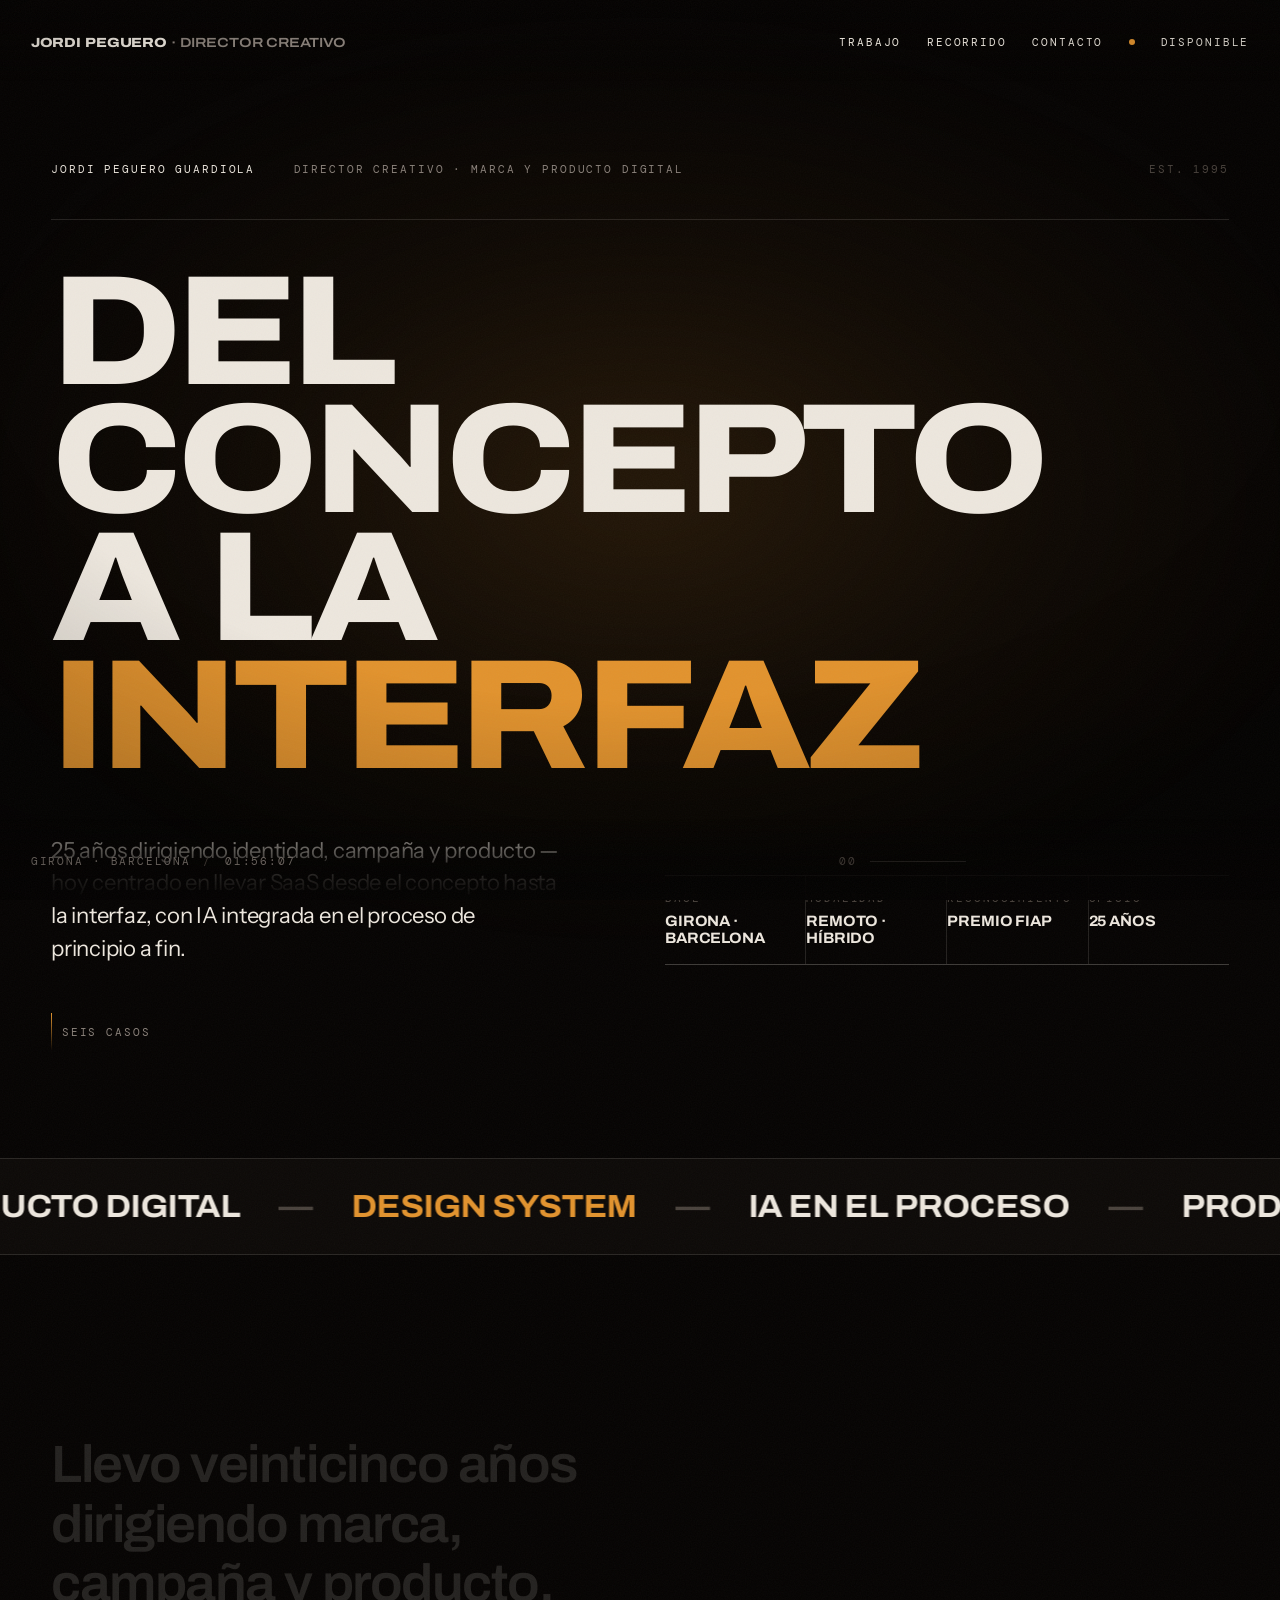
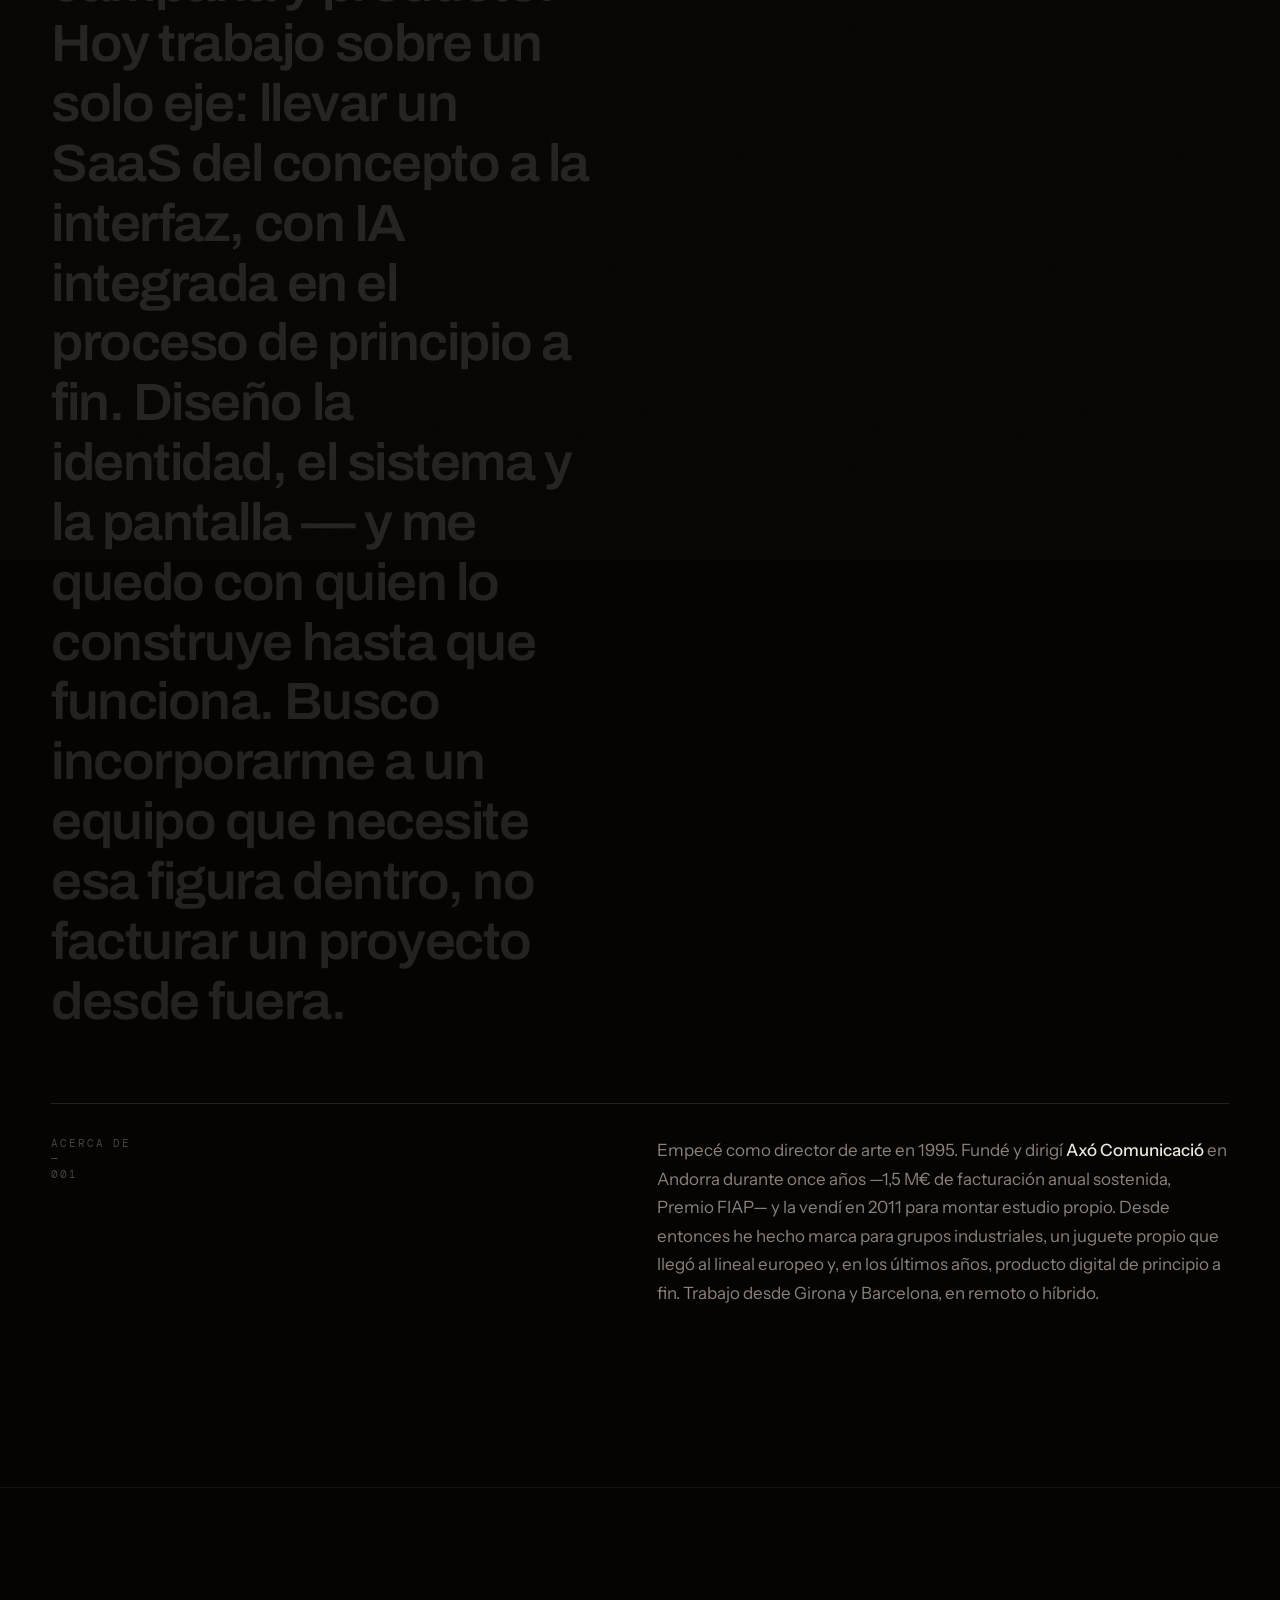
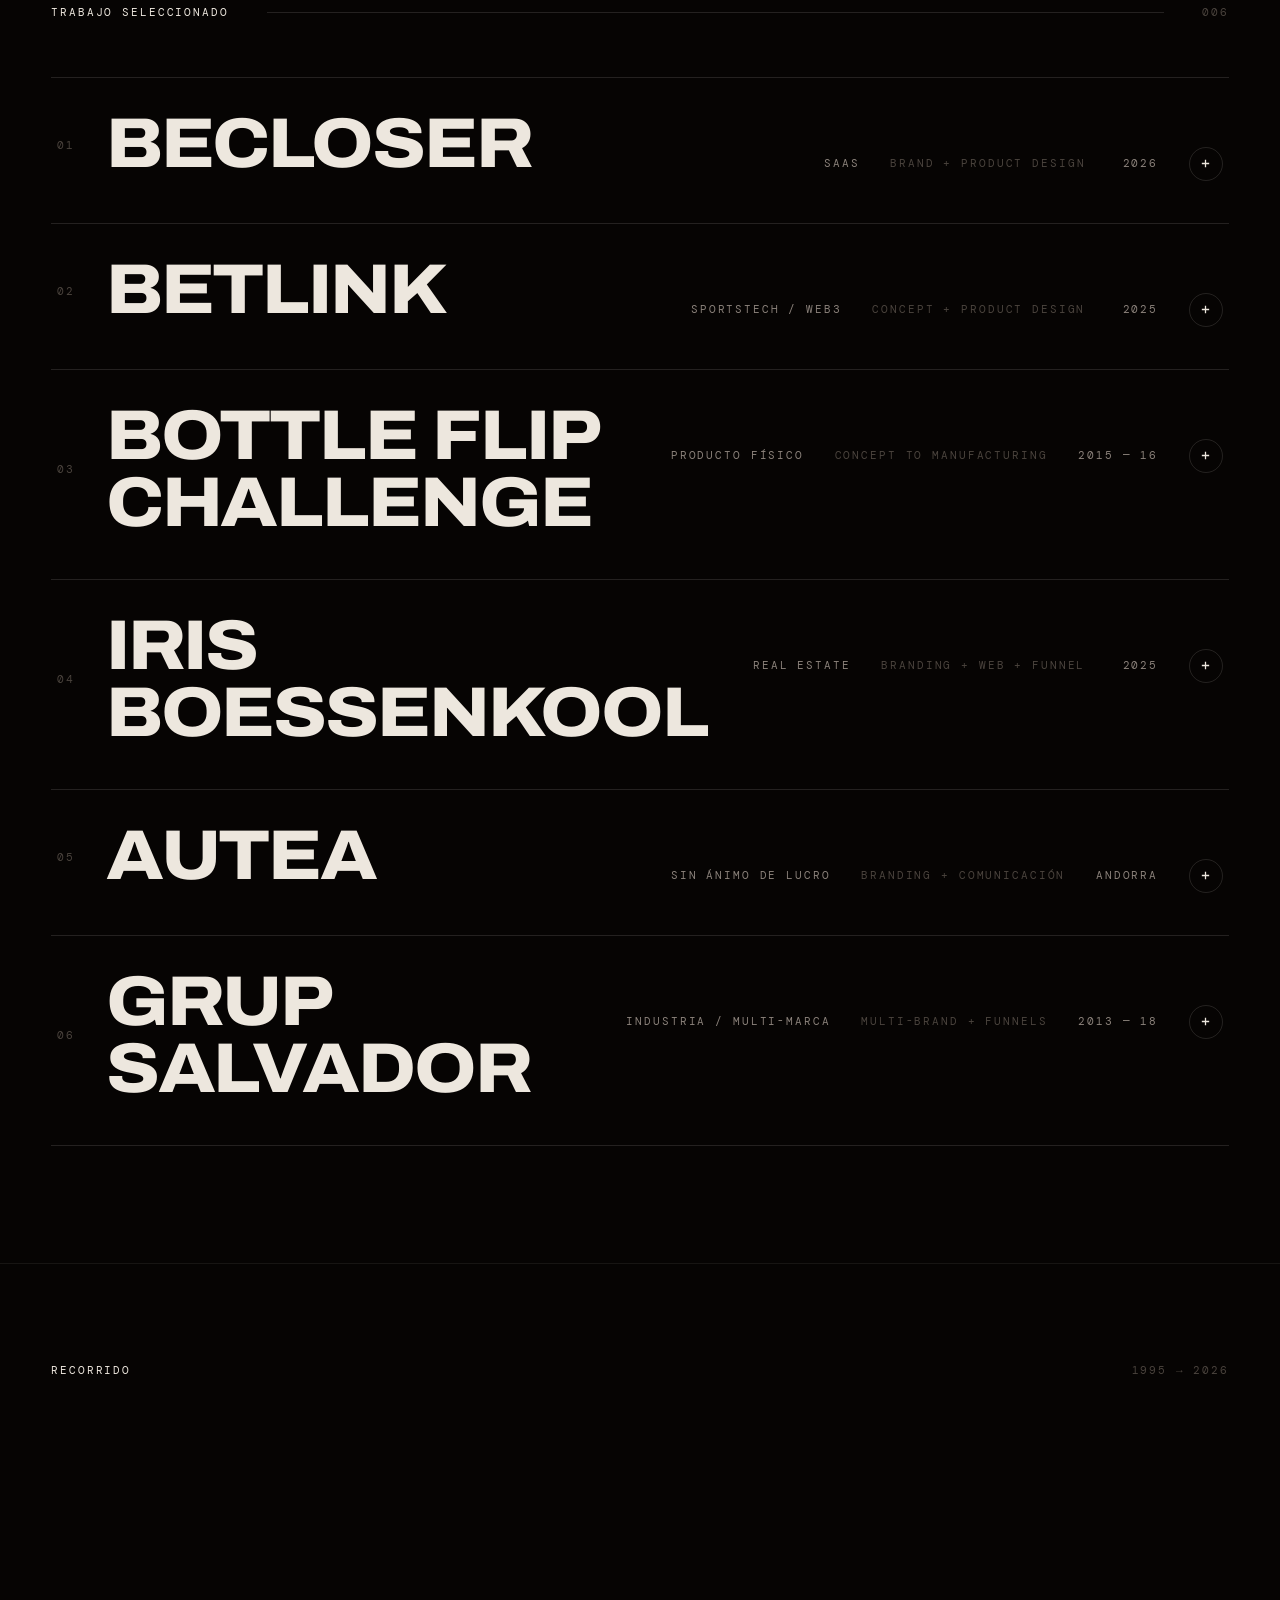
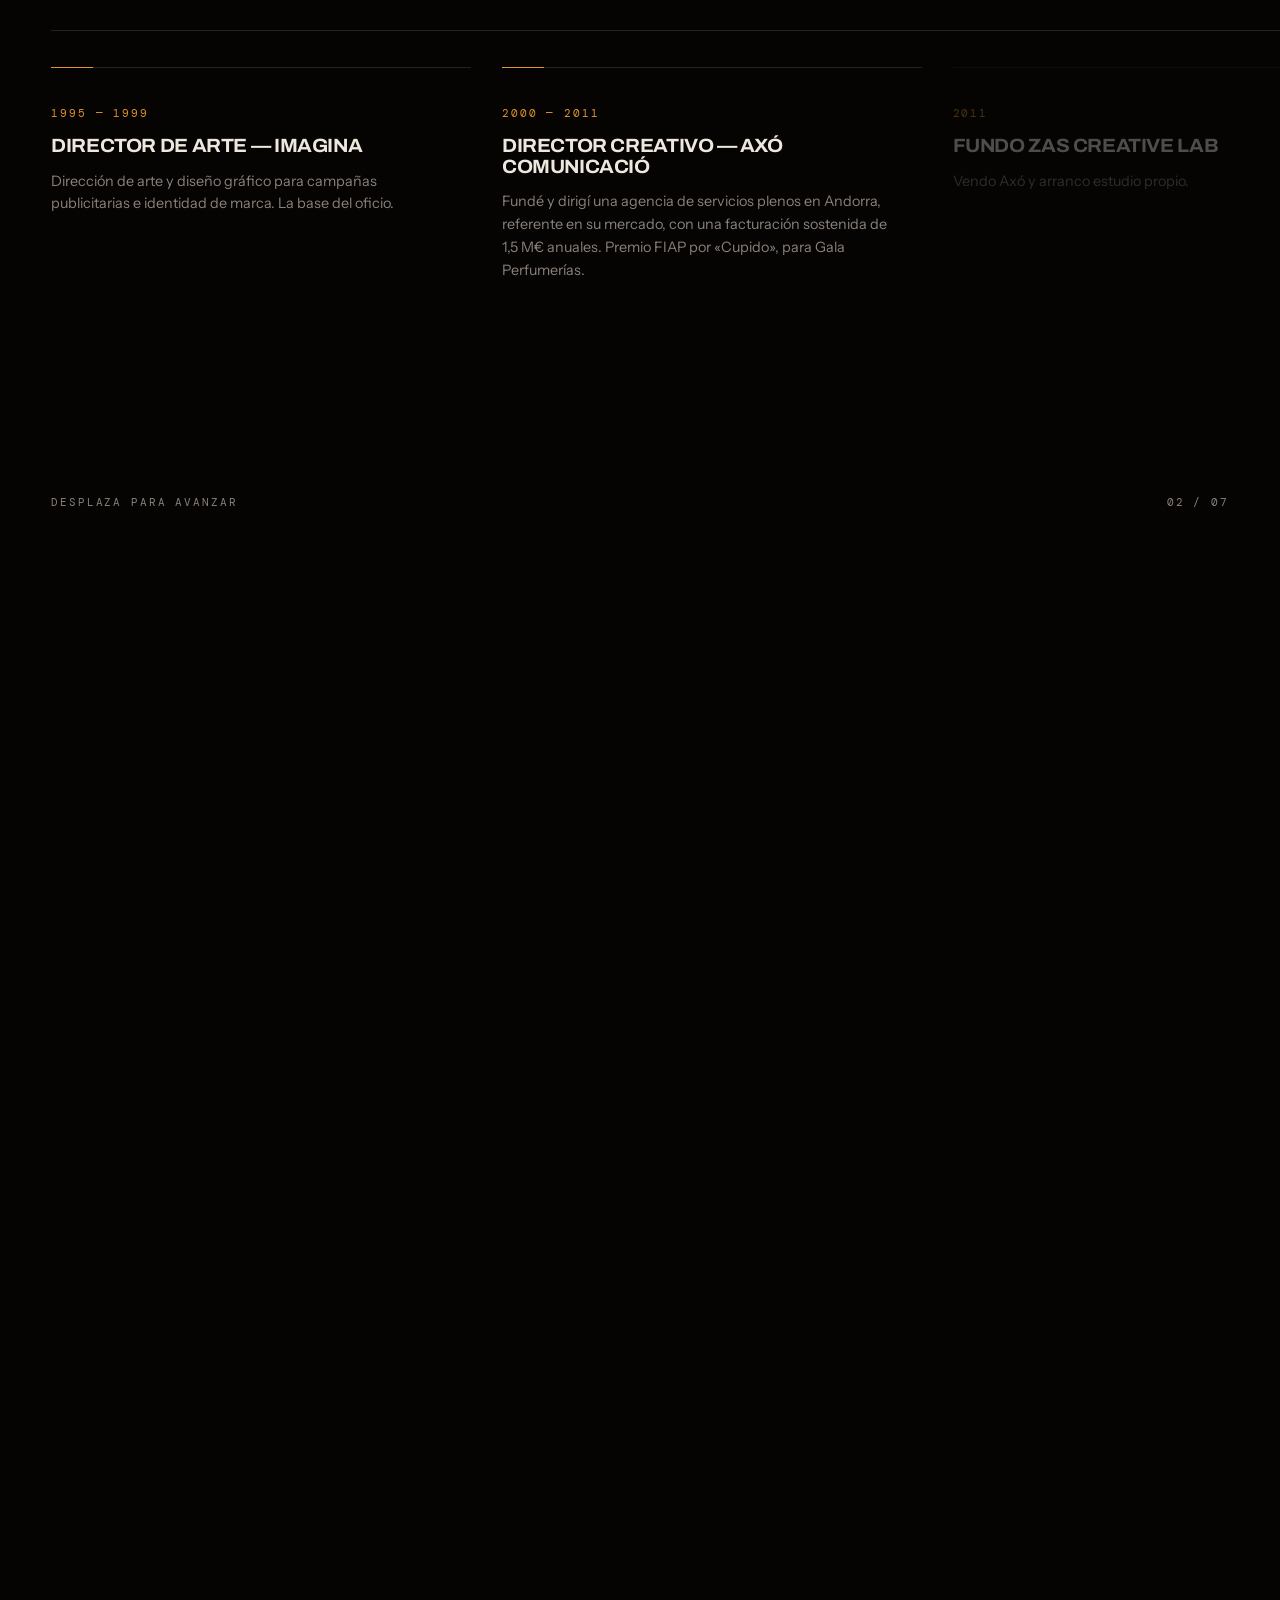
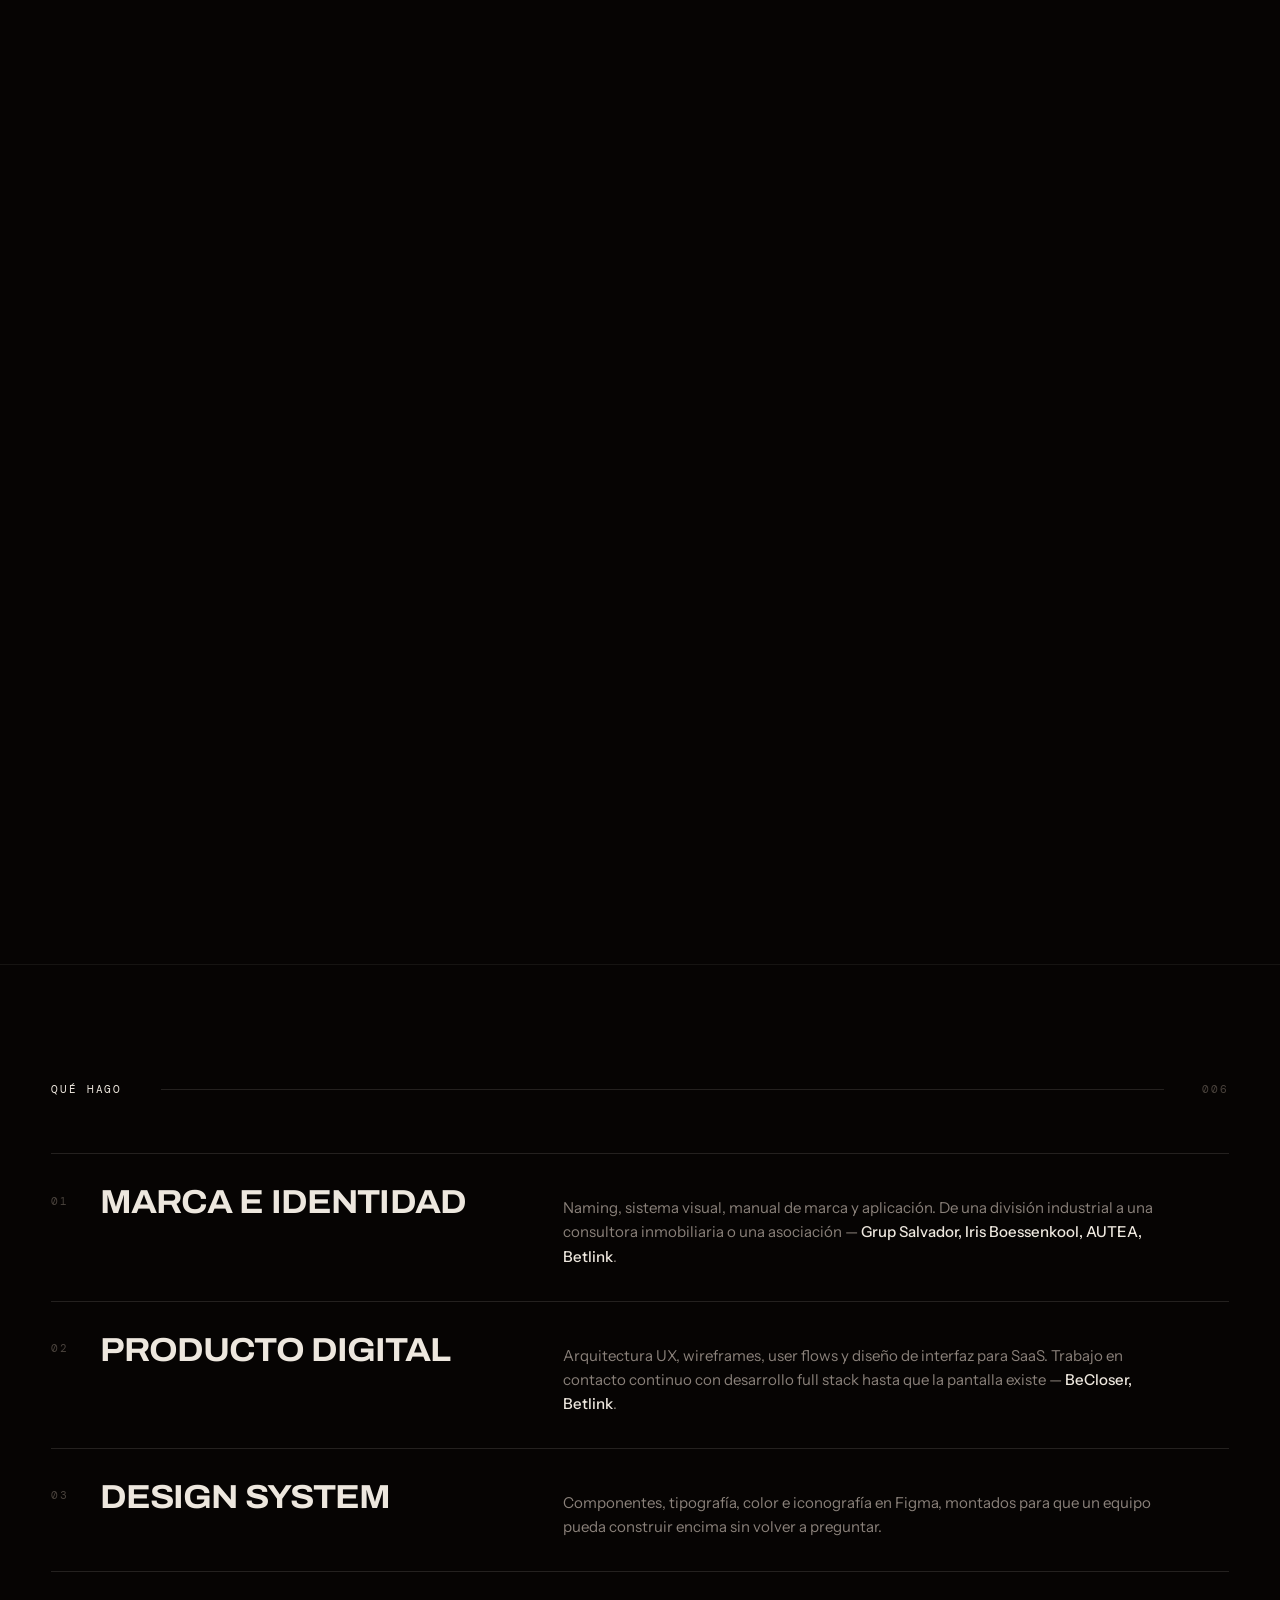
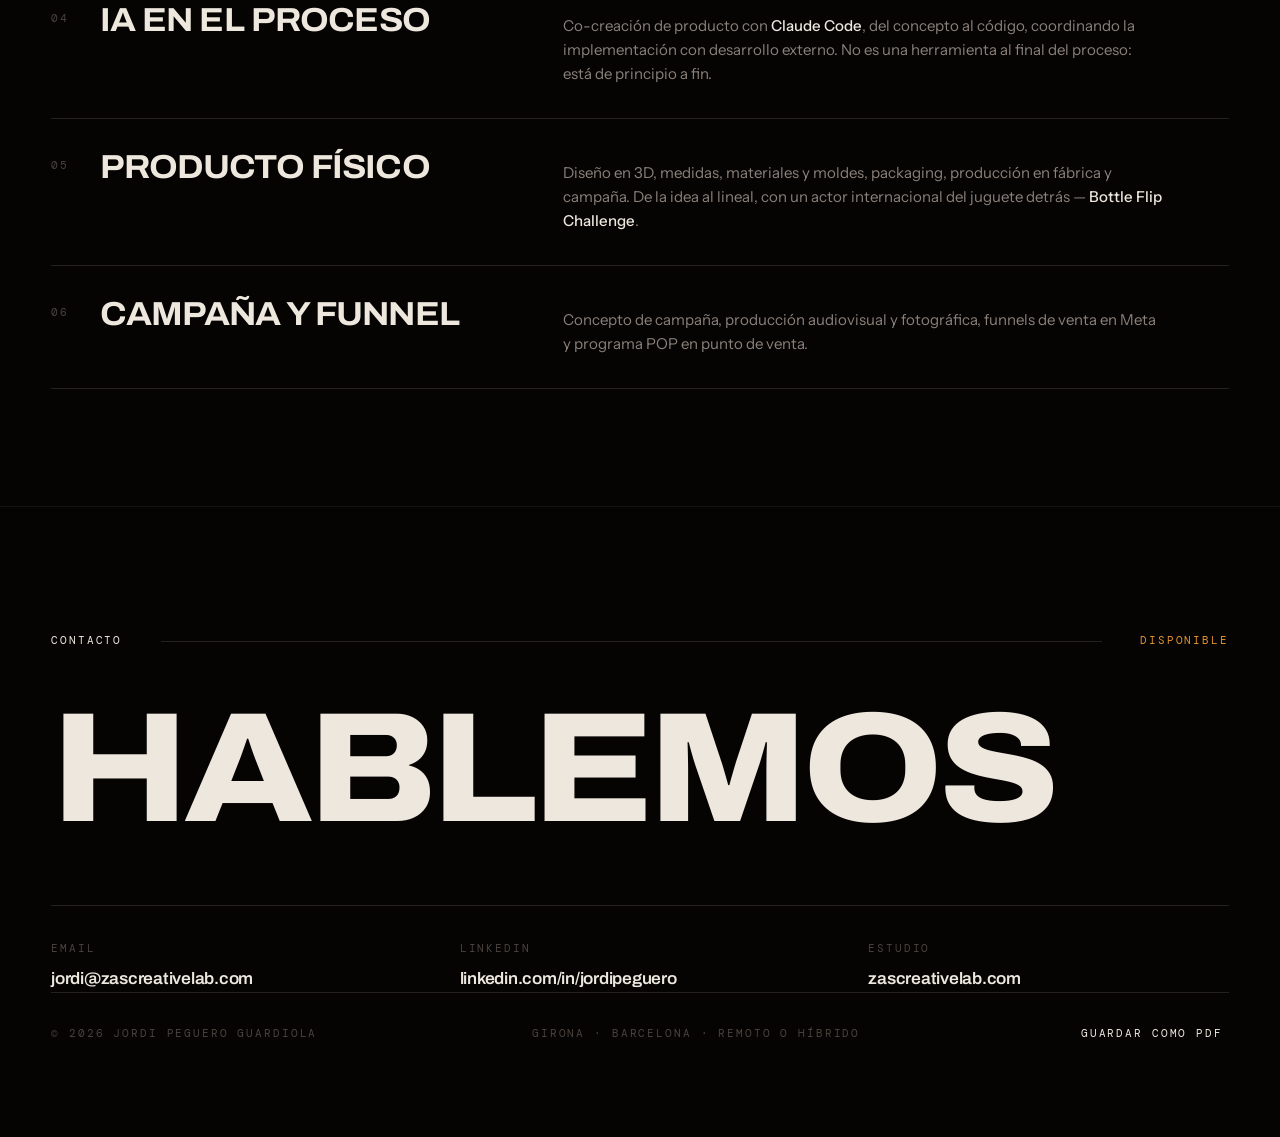
<file: portfolio/index.html>
<!doctype html>
<html lang="es">
<head>
<meta charset="utf-8">
<meta name="viewport" content="width=device-width, initial-scale=1, viewport-fit=cover">
<title>Jordi Peguero</title>
<meta name="description" content="Jordi Peguero Guardiola — Director Creativo especializado en marca y producto digital. 25 años de identidad, campaña y producto. Girona · Barcelona.">
<meta name="author" content="Jordi Peguero Guardiola">
<meta property="og:title" content="Jordi Peguero — Director Creativo">
<meta property="og:description" content="Marca y producto digital. Del concepto a la interfaz, con IA integrada en el proceso.">
<meta property="og:type" content="profile">
<link rel="preconnect" href="https://fonts.googleapis.com">
<link rel="preconnect" href="https://fonts.gstatic.com" crossorigin>
<link rel="stylesheet" href="https://fonts.googleapis.com/css2?family=Archivo:wdth,wght@62..125,100..900&family=DM+Mono:wght@300;400;500&family=Instrument+Sans:wght@400..700&display=swap">
<style>
/* ============================================================
   JORDI PEGUERO — PORTFOLIO
   Sistema: fondo único cálido casi negro, acento ámbar,
   Archivo (display) / Instrument Sans (cuerpo) / DM Mono (dato).
   ============================================================ */

*,*::before,*::after{box-sizing:border-box}
html,body,h1,h2,h3,h4,p,figure,blockquote,dl,dd,ul,ol{margin:0;padding:0}
ul,ol{list-style:none}
img,svg,video{display:block;max-width:100%}
button{font:inherit;color:inherit;background:none;border:0;cursor:pointer}
a{color:inherit;text-decoration:none}

:root{
  /* — tierra — */
  --ink:        #060403;
  --ink-raise:  #0D0A08;
  --ink-edge:   #16110D;
  --paper:      #EDE7DE;
  --paper-dim:  #8A817A;
  --paper-faint:#4A433D;
  --ember:      #E2932E;
  --ember-deep: #A8641A;
  --line:       rgba(237,231,222,.13);
  --line-soft:  rgba(237,231,222,.07);

  /* — tipo — */
  --display: 'Archivo', 'Archivo Narrow', 'Helvetica Neue', Arial, sans-serif;
  --body: 'Instrument Sans', system-ui, -apple-system, 'Segoe UI', sans-serif;
  --mono: 'DM Mono', ui-monospace, 'SF Mono', Menlo, Consolas, monospace;

  /* — medida — */
  --gutter: clamp(1.15rem, 4vw, 4.25rem);
  --max: 1720px;
  --chrome: clamp(1.1rem, 2.4vw, 2rem);

  /* — tiempo — */
  --ease: cubic-bezier(.16,1,.3,1);
  --ease-io: cubic-bezier(.65,.05,.36,1);
  --dur: .9s;

  color-scheme: dark;
}

html{-webkit-text-size-adjust:100%}
body{
  background:var(--ink);
  color:var(--paper);
  font-family:var(--body);
  font-size:clamp(.95rem,.4vw + .85rem,1.06rem);
  line-height:1.6;
  font-weight:400;
  -webkit-font-smoothing:antialiased;
  -moz-osx-font-smoothing:grayscale;
  overflow-x:hidden;
  text-rendering:optimizeLegibility;
}
body.is-locked{overflow:hidden}

::selection{background:var(--ember);color:var(--ink)}

:focus-visible{outline:2px solid var(--ember);outline-offset:4px;border-radius:2px}

/* ---------- primitivas tipográficas ---------- */
.d{
  font-family:var(--display);
  font-weight:800;
  font-stretch:112%;
  text-transform:uppercase;
  line-height:.85;
  letter-spacing:-.028em;
  text-wrap:balance;
}
.d--xl{font-size:clamp(3rem,12.2vw,12.5rem);line-height:.82;letter-spacing:-.038em}
.d--l{font-size:clamp(2.1rem,6.4vw,5.6rem);letter-spacing:-.032em}
.d--m{font-size:clamp(1.5rem,3vw,2.7rem);letter-spacing:-.022em}
.d--s{font-size:clamp(1.1rem,1.5vw,1.5rem);letter-spacing:-.012em;font-stretch:100%}

.mono{
  font-family:var(--mono);
  font-size:.688rem;
  font-weight:400;
  letter-spacing:.17em;
  text-transform:uppercase;
  line-height:1.4;
  font-variant-numeric:tabular-nums;
}
.dim{color:var(--paper-dim)}
.faint{color:var(--paper-faint)}
.ember{color:var(--ember)}

.lede{
  font-size:clamp(1.02rem,.7vw + .88rem,1.38rem);
  line-height:1.48;
  letter-spacing:-.011em;
  max-width:34ch;
  color:var(--paper);
}
.prose{max-width:60ch;color:var(--paper-dim);line-height:1.68}
.prose strong{color:var(--paper);font-weight:500}

/* ---------- rejilla ---------- */
.wrap{
  width:100%;
  max-width:var(--max);
  margin-inline:auto;
  padding-inline:var(--gutter);
}
.sec{position:relative;padding-block:clamp(5.5rem,13vh,10rem)}
.sec + .sec{border-top:1px solid var(--line-soft)}

.sec-head{
  display:grid;
  grid-template-columns:auto minmax(0,1fr) auto;
  gap:clamp(1rem,3vw,2.5rem);
  align-items:baseline;
  padding-bottom:clamp(2rem,5vw,3.5rem);
}
.sec-head .rule{height:1px;align-self:center;background:var(--line);transform-origin:left;transform:scaleX(0);transition:transform 1.2s var(--ease)}
.is-in .sec-head .rule,.sec-head.is-in .rule{transform:scaleX(1)}

/* ============================================================
   GRANO + CURSOR + CROMO
   ============================================================ */
.grain{
  position:fixed;inset:-140%;
  z-index:9000;pointer-events:none;
  opacity:.038;
  background-image:url("data:image/svg+xml,%3Csvg xmlns='http://www.w3.org/2000/svg' width='220' height='220'%3E%3Cfilter id='n'%3E%3CfeTurbulence type='fractalNoise' baseFrequency='.82' numOctaves='3' stitchTiles='stitch'/%3E%3C/filter%3E%3Crect width='100%25' height='100%25' filter='url(%23n)'/%3E%3C/svg%3E");
  animation:grain 5.6s steps(8) infinite;
  will-change:transform;
}
@keyframes grain{
  0%{transform:translate3d(0,0,0)}      12.5%{transform:translate3d(-4%,-3%,0)}
  25%{transform:translate3d(-7%,2%,0)}  37.5%{transform:translate3d(3%,-5%,0)}
  50%{transform:translate3d(-2%,6%,0)}  62.5%{transform:translate3d(5%,3%,0)}
  75%{transform:translate3d(-6%,-2%,0)} 87.5%{transform:translate3d(2%,5%,0)}
  100%{transform:translate3d(0,0,0)}
}

.scrim{position:fixed;left:0;right:0;z-index:790;pointer-events:none;height:clamp(62px,9vh,112px)}
.scrim--t{top:0;background:linear-gradient(180deg,var(--ink) 0%,rgba(6,4,3,.74) 44%,transparent 100%)}
.scrim--b{bottom:0;background:linear-gradient(0deg,var(--ink) 0%,rgba(6,4,3,.74) 44%,transparent 100%)}

.vignette{
  position:fixed;inset:0;z-index:8990;pointer-events:none;
  background:radial-gradient(120% 90% at 50% 40%, transparent 42%, rgba(0,0,0,.55) 100%);
}

.cursor,.cursor-dot{
  position:fixed;top:0;left:0;z-index:9500;
  pointer-events:none;border-radius:50%;
  mix-blend-mode:difference;
  opacity:0;
}
.cursor{
  width:42px;height:42px;margin:-21px 0 0 -21px;
  border:1px solid #fff;
  transition:width .45s var(--ease),height .45s var(--ease),margin .45s var(--ease),opacity .3s linear,background-color .35s var(--ease);
}
.cursor-dot{width:5px;height:5px;margin:-2.5px 0 0 -2.5px;background:#fff}
.cursor.is-active{width:82px;height:82px;margin:-41px 0 0 -41px;background:rgba(255,255,255,.14)}
.cursor.is-hidden{opacity:0 !important}
.cursor__label{
  position:absolute;inset:0;display:grid;place-items:center;
  font-family:var(--mono);font-size:.5rem;letter-spacing:.15em;text-transform:uppercase;
  color:#fff;opacity:0;transition:opacity .3s var(--ease);
}
.cursor.is-active .cursor__label{opacity:1}

/* cromo de esquinas */
.chrome{
  position:fixed;inset:0;z-index:800;pointer-events:none;
  padding:var(--chrome);
  display:grid;
  grid-template-columns:1fr auto;
  grid-template-rows:auto 1fr auto;
  gap:1rem;
  mix-blend-mode:normal;
}
.chrome > *{pointer-events:auto}
.chrome__tl{grid-column:1;grid-row:1;display:flex;align-items:center;gap:.7rem}
.chrome__tr{grid-column:2;grid-row:1;display:flex;align-items:center;gap:clamp(.8rem,2vw,1.8rem)}
.chrome__bl{grid-column:1;grid-row:3;display:flex;align-items:center;gap:.8rem}
.chrome__br{grid-column:2;grid-row:3;display:flex;align-items:center;gap:.8rem}

.mark{font-family:var(--display);font-weight:800;font-stretch:118%;text-transform:uppercase;font-size:.83rem;letter-spacing:-.01em;line-height:1}
.mark span{color:var(--paper-dim);font-weight:600}

.dot{
  width:6px;height:6px;border-radius:50%;background:var(--ember);
  box-shadow:0 0 0 0 rgba(226,147,46,.65);
  animation:pulse 2.6s var(--ease-io) infinite;
  flex:none;
}
@keyframes pulse{
  0%{box-shadow:0 0 0 0 rgba(226,147,46,.55)}
  70%{box-shadow:0 0 0 9px rgba(226,147,46,0)}
  100%{box-shadow:0 0 0 0 rgba(226,147,46,0)}
}

.navlink{position:relative;padding-block:.25rem}
.navlink::after{
  content:"";position:absolute;left:0;right:0;bottom:0;height:1px;
  background:currentColor;transform:scaleX(0);transform-origin:right;
  transition:transform .5s var(--ease);
}
.navlink:hover::after,.navlink:focus-visible::after{transform:scaleX(1);transform-origin:left}
.navlink[aria-current="true"]{color:var(--ember)}

.progress{
  position:relative;width:clamp(48px,8vw,96px);height:1px;background:var(--line);overflow:hidden;
}
.progress i{position:absolute;inset:0;background:var(--ember);transform:scaleX(0);transform-origin:left}

@media (max-width:760px){
  .chrome{padding:.85rem}
  .chrome__tr .navlink{display:none}
  .chrome__bl .sep,.chrome__bl .loc{display:none}
  .mark span{display:none}
}

/* ============================================================
   PRELOADER
   ============================================================ */
.loader{
  position:fixed;inset:0;z-index:9800;
  background:var(--ink);
  display:grid;
  grid-template-rows:1fr auto;
  padding:var(--chrome);
  transition:transform 1.15s var(--ease),visibility 0s linear 1.15s;
}
.loader.is-done{transform:translate3d(0,-101%,0);visibility:hidden}
.loader__mid{display:grid;place-items:center;overflow:hidden}
.loader__name{overflow:hidden}
.loader__name span{
  display:block;
  font-family:var(--display);font-weight:800;font-stretch:120%;
  text-transform:uppercase;font-size:clamp(1.6rem,7vw,4.6rem);
  letter-spacing:-.035em;line-height:1;
  transform:translate3d(0,105%,0);
  transition:transform 1s var(--ease) .1s;
}
.loader.is-ready .loader__name span{transform:none}
.loader__bot{display:flex;justify-content:space-between;align-items:flex-end;gap:1rem}
.loader__count{
  font-family:var(--mono);font-variant-numeric:tabular-nums;
  font-size:clamp(2.4rem,9vw,6rem);line-height:.9;letter-spacing:-.04em;
}
.loader__bar{position:absolute;left:0;right:0;bottom:0;height:1px;background:var(--line)}
.loader__bar i{display:block;height:100%;width:0;background:var(--ember)}

/* ============================================================
   HERO
   ============================================================ */
.hero{
  position:relative;
  min-height:100svh;
  display:flex;flex-direction:column;justify-content:flex-end;
  padding-top:clamp(7rem,18vh,12rem);
  padding-bottom:clamp(5rem,11vh,7.5rem);
  overflow:hidden;
}
.hero__glow{
  position:absolute;left:50%;top:42%;translate:-50% -50%;
  width:min(130vw,1500px);aspect-ratio:1.6/1;
  background:radial-gradient(ellipse at center, rgba(226,147,46,.14), rgba(226,147,46,.045) 38%, transparent 68%);
  filter:blur(28px);pointer-events:none;z-index:0;
}
.hero > .wrap{position:relative;z-index:1;width:100%}

.hero__eyebrow{
  display:flex;flex-wrap:wrap;gap:.6rem clamp(1rem,3vw,2.4rem);
  align-items:center;
  padding-bottom:clamp(1.4rem,3.5vw,2.6rem);
  border-bottom:1px solid var(--line);
  margin-bottom:clamp(1.6rem,4vw,3rem);
}
.hero__title{margin-bottom:clamp(2rem,5vw,3.4rem)}
.hero__title .ln{display:block;overflow:hidden}
.hero__title .ln > span{display:block;transform:translate3d(0,102%,0)}

.hero__foot{
  display:grid;
  grid-template-columns:1fr;
  gap:clamp(1.6rem,4vw,3rem);
  align-items:end;
}
@media (min-width:900px){
  .hero__foot{grid-template-columns:minmax(0,1fr) minmax(0,1.05fr);gap:clamp(2rem,6vw,6rem)}
}
.facts{
  display:grid;
  grid-template-columns:repeat(2,minmax(0,1fr));
  gap:1px;
  background:var(--line);
  border-block:1px solid var(--line);
}
@media (min-width:560px){.facts{grid-template-columns:repeat(4,minmax(0,1fr))}}
.fact{background:var(--ink);padding:.95rem 0 1.05rem;padding-right:.7rem}
.fact dt{margin-bottom:.4rem}
.fact dd{font-family:var(--display);font-weight:700;font-stretch:105%;font-size:.94rem;letter-spacing:-.01em;text-transform:uppercase;line-height:1.15}

.scrollcue{
  display:inline-flex;align-items:center;gap:.6rem;margin-top:clamp(2rem,5vw,3rem);
}
.scrollcue i{
  display:block;width:1px;height:38px;background:linear-gradient(var(--ember),transparent);
  animation:cue 2.2s var(--ease-io) infinite;transform-origin:top;
}
@keyframes cue{0%{transform:scaleY(0);opacity:0}35%{opacity:1}100%{transform:scaleY(1);opacity:0}}

/* ============================================================
   TICKER
   ============================================================ */
.ticker{
  position:relative;
  border-block:1px solid var(--line);
  padding-block:clamp(.9rem,2vw,1.35rem);
  overflow:hidden;
  background:var(--ink-raise);
}
.ticker__row{display:flex;width:max-content;will-change:transform}
.ticker__row > span{
  display:inline-flex;align-items:center;gap:clamp(1.4rem,3vw,2.6rem);
  padding-right:clamp(1.4rem,3vw,2.6rem);
  font-family:var(--display);font-weight:700;font-stretch:108%;
  text-transform:uppercase;letter-spacing:-.015em;
  font-size:clamp(1.1rem,2.5vw,2rem);
  white-space:nowrap;
}
.ticker__row b{color:var(--ember);font-weight:700}
.ticker em{font-style:normal;color:var(--paper-faint)}

/* ============================================================
   MANIFIESTO — revelado palabra a palabra ligado al scroll
   ============================================================ */
.manifest{padding-block:clamp(6rem,20vh,14rem)}
.manifest__body{
  font-family:var(--display);
  font-weight:600;font-stretch:104%;
  font-size:clamp(1.5rem,4.1vw,3.5rem);
  line-height:1.14;letter-spacing:-.028em;
  text-transform:none;
  max-width:20ch;
}
@media (min-width:900px){.manifest__body{max-width:17ch}}
.manifest__body w{display:inline-block;opacity:.13;transition:opacity .35s linear}
.manifest__body w.on{opacity:1}
.manifest__body w.key.on{color:var(--ember)}
.manifest__foot{
  display:grid;gap:clamp(1.4rem,3vw,2rem);
  margin-top:clamp(2.6rem,6vw,4.5rem);
  padding-top:clamp(1.4rem,3vw,2rem);
  border-top:1px solid var(--line);
  grid-template-columns:1fr;
}
@media (min-width:820px){.manifest__foot{grid-template-columns:auto minmax(0,52ch);gap:clamp(2rem,6vw,6rem)}}

/* ============================================================
   ÍNDICE DE TRABAJO
   ============================================================ */
.work{position:relative}
.index{border-top:1px solid var(--line)}

.row{
  position:relative;display:block;width:100%;text-align:left;
  border-bottom:1px solid var(--line);
  padding-block:clamp(1.25rem,2.6vw,2.1rem);
  overflow:hidden;
  transition:background-color .55s var(--ease);
  isolation:isolate;
}
.row::before{
  content:"";position:absolute;inset:0;z-index:-1;
  background:linear-gradient(90deg, rgba(226,147,46,.11), rgba(226,147,46,0) 62%);
  transform:scaleX(0);transform-origin:left;
  transition:transform .75s var(--ease);
}
.row:hover::before,.row:focus-visible::before{transform:scaleX(1)}

.row__in{
  display:grid;
  grid-template-columns:auto 1fr auto;
  align-items:baseline;
  gap:clamp(.7rem,2.4vw,2rem);
}
.row__num,.row__title{transition:transform .75s var(--ease),color .5s var(--ease)}
.row:hover .row__num,.row:hover .row__title{transform:translate3d(clamp(.4rem,1.2vw,1.4rem),0,0)}

.row__num{color:var(--paper-faint);align-self:center}
.row:hover .row__num{color:var(--ember)}
.row__title{
  font-family:var(--display);font-weight:800;font-stretch:110%;
  text-transform:uppercase;letter-spacing:-.03em;line-height:.95;
  font-size:clamp(1.75rem,5.6vw,4.4rem);
}
.row__meta{display:none}
@media (min-width:900px){
  .row__meta{display:flex;align-items:center;gap:clamp(1rem,2.4vw,2.2rem);justify-self:end;white-space:nowrap}
}
.row__cat{color:var(--paper-dim)}
.row__year{color:var(--paper-dim);min-width:6ch;text-align:right}
.row__go{
  display:grid;place-items:center;width:34px;height:34px;flex:none;
  border:1px solid var(--line);border-radius:50%;
  transition:background-color .5s var(--ease),border-color .5s var(--ease),transform .6s var(--ease),color .5s var(--ease);
}
.row:hover .row__go{background:var(--ember);border-color:var(--ember);color:var(--ink);transform:rotate(45deg)}
.row__sub{
  display:block;color:var(--paper-dim);font-size:.9rem;line-height:1.5;
  max-width:56ch;margin-top:.7rem;
}
@media (min-width:900px){
  .row__sub{
    max-width:44ch;margin-top:.55rem;
    opacity:0;transform:translate3d(0,-6px,0);
    max-height:0;overflow:hidden;
    transition:opacity .55s var(--ease),transform .7s var(--ease),max-height .7s var(--ease);
  }
  .row:hover .row__sub,.row:focus-visible .row__sub{opacity:1;transform:none;max-height:6rem}
}
.row__tags{display:flex;gap:.5rem;flex-wrap:wrap;margin-top:.7rem}
@media (min-width:900px){.row__tags{display:none}}
.tag{border:1px solid var(--line);padding:.2rem .55rem;border-radius:100px;color:var(--paper-dim)}

/* placa flotante que sigue al cursor */
.peek{
  position:fixed;top:0;left:0;z-index:700;
  width:clamp(230px,20vw,340px);aspect-ratio:4/5;
  margin:-1px 0 0 -1px;
  pointer-events:none;opacity:0;
  transform:translate3d(-50%,-50%,0) scale(.86);
  transition:opacity .45s var(--ease);
  overflow:hidden;will-change:transform;
}
.peek.on{opacity:1}
@media (max-width:899px),(pointer:coarse){.peek{display:none}}

/* ---------- placas generadas por caso ---------- */
.plate{
  position:relative;width:100%;height:100%;overflow:hidden;
  background:var(--ink-raise);
  border:1px solid var(--line);
  display:grid;align-content:end;
  padding:clamp(.9rem,1.5vw,1.4rem);
  isolation:isolate;
}
.plate::before,.plate::after{content:"";position:absolute;inset:0;z-index:-1}
.plate__label{
  font-family:var(--display);font-weight:800;font-stretch:114%;text-transform:uppercase;
  font-size:clamp(1.1rem,1.7vw,1.7rem);letter-spacing:-.03em;line-height:.92;
  mix-blend-mode:difference;color:#fff;
}
.plate__idx{position:absolute;top:clamp(.9rem,1.5vw,1.4rem);left:clamp(.9rem,1.5vw,1.4rem);color:rgba(237,231,222,.6);z-index:1}
/* soporte para foto real: <div class="plate" style="--img:url(...)"> */
.plate[style*="--img"]::after{
  background-image:var(--img);background-size:cover;background-position:center;
  opacity:1;mix-blend-mode:normal;
}

/* 01 becloser — anillos concéntricos, señal */
.plate--becloser::before{
  background:
    repeating-radial-gradient(circle at 62% 34%, rgba(226,147,46,.42) 0 1px, transparent 1px 13px),
    radial-gradient(circle at 62% 34%, rgba(226,147,46,.22), transparent 58%),
    linear-gradient(160deg,#0E0B08,#060403);
}
.plate--becloser::after{
  background:radial-gradient(circle at 62% 34%, rgba(226,147,46,.5) 0 2px, transparent 2px);
}
/* 02 betlink — rejilla diagonal + corte cromático */
.plate--betlink::before{
  background:
    repeating-linear-gradient(58deg, rgba(237,231,222,.16) 0 1px, transparent 1px 16px),
    repeating-linear-gradient(-58deg, rgba(226,147,46,.14) 0 1px, transparent 1px 22px),
    linear-gradient(200deg,#0B0A0C,#060403);
}
.plate--betlink::after{
  background:linear-gradient(105deg, transparent 44%, rgba(226,147,46,.3) 44% 46%, transparent 46%);
}
/* 03 bottle flip — arcos de giro */
.plate--bottle-flip-challenge::before{
  background:
    repeating-conic-gradient(from 210deg at 50% 78%, rgba(237,231,222,.11) 0 3deg, transparent 3deg 15deg),
    radial-gradient(ellipse at 50% 96%, rgba(226,147,46,.34), transparent 62%),
    linear-gradient(180deg,#0A0806,#060403);
}
.plate--bottle-flip-challenge::after{
  background:radial-gradient(ellipse 16% 26% at 50% 52%, rgba(237,231,222,.5), rgba(237,231,222,.06) 60%, transparent 72%);
}
/* 04 iris — bandas de horizonte */
.plate--iris-boessenkool::before{
  background:linear-gradient(178deg,#0A0908 0 38%, rgba(226,147,46,.3) 38% 39%, #0C0907 39% 63%, rgba(237,231,222,.14) 63% 63.6%, #060403 63.6%);
}
.plate--iris-boessenkool::after{
  background:linear-gradient(90deg, transparent 78%, rgba(237,231,222,.09) 78% 78.4%, transparent 78.4%);
}
/* 05 autea — trazo continuo (motivo real del proyecto) */
.plate--autea::before{background:linear-gradient(200deg,#0C0A09,#060403)}
.plate--autea svg{position:absolute;inset:0;width:100%;height:100%;z-index:0}
.plate--autea svg path{
  fill:none;stroke:var(--ember);stroke-width:1.4;stroke-linecap:round;
  stroke-dasharray:1400;stroke-dashoffset:1400;
}
.peek.on .plate--autea svg path,.sheet.is-open .plate--autea svg path{animation:draw 2.4s var(--ease) forwards}
@keyframes draw{to{stroke-dashoffset:0}}
/* 06 grup salvador — trama industrial */
.plate--grup-salvador::before{
  background:
    repeating-linear-gradient(90deg, rgba(237,231,222,.13) 0 2px, transparent 2px 11px),
    linear-gradient(180deg,#0B0A09,#060403);
}
.plate--grup-salvador::after{
  background:repeating-linear-gradient(0deg, rgba(226,147,46,.16) 0 1px, transparent 1px 34px);
}

/* archivo de casos: indexable e imprimible, invisible en pantalla */
.archive{position:absolute;left:0;top:0;width:1px;height:1px;overflow:hidden;clip-path:inset(50%);opacity:0;pointer-events:none}

/* ============================================================
   FICHA DE CASO (overlay)
   ============================================================ */
.sheet{
  position:fixed;inset:0;z-index:9200;
  background:var(--ink);
  visibility:hidden;
  transform:translate3d(0,100%,0);
  transition:transform 1s var(--ease),visibility 0s linear 1s;
  overflow:hidden;
}
.sheet.is-open{visibility:visible;transform:none;transition:transform 1s var(--ease),visibility 0s}
.sheet__scroll{height:100%;overflow-y:auto;overscroll-behavior:contain;-webkit-overflow-scrolling:touch}
.sheet__bar{
  position:sticky;top:0;z-index:3;
  display:flex;align-items:center;justify-content:space-between;gap:1rem;
  padding:var(--chrome);
  background:linear-gradient(var(--ink) 62%, transparent);
}
.close{
  display:inline-flex;align-items:center;gap:.6rem;
  border:1px solid var(--line);border-radius:100px;
  padding:.5rem .95rem .5rem .8rem;
  transition:border-color .5s var(--ease),background-color .5s var(--ease),color .5s var(--ease);
}
.close:hover{background:var(--paper);border-color:var(--paper);color:var(--ink)}
.close svg{width:11px;height:11px;transition:transform .6s var(--ease)}
.close:hover svg{transform:rotate(90deg)}

.sheet__hero{padding-bottom:clamp(2rem,5vw,3.5rem);border-bottom:1px solid var(--line)}
.sheet__kicker{display:flex;flex-wrap:wrap;gap:.5rem 1.4rem;align-items:center;margin-bottom:clamp(1rem,2.5vw,1.6rem)}
.sheet__title{margin-bottom:clamp(1.2rem,3vw,2rem)}
.sheet__grid{
  display:grid;grid-template-columns:1fr;gap:clamp(1.6rem,4vw,3rem);
  padding-block:clamp(2.2rem,5vw,4rem);
}
@media (min-width:940px){
  .sheet__grid{grid-template-columns:minmax(0,.85fr) minmax(0,1.15fr);gap:clamp(2.5rem,7vw,7rem)}
}
.sheet__plate{aspect-ratio:4/5;max-height:74vh}
@media (max-width:939px){.sheet__plate{aspect-ratio:16/10;max-height:none}}

.spec{display:grid;gap:clamp(1.6rem,3.5vw,2.6rem)}
.spec__item{display:grid;grid-template-columns:1fr;gap:.55rem;padding-top:1.1rem;border-top:1px solid var(--line)}
@media (min-width:620px){
  .spec__item{grid-template-columns:8.5rem minmax(0,1fr);gap:0 clamp(1rem,3vw,2.4rem)}
  .spec__item dt{padding-top:.28rem}
}
.spec__item dd{color:var(--paper);line-height:1.62;max-width:58ch}
.spec__item dd.dim{color:var(--paper-dim)}

.pull{
  margin-block:clamp(1.6rem,4vw,2.6rem);
  padding:clamp(1.2rem,2.6vw,2rem) 0 clamp(1.2rem,2.6vw,2rem) clamp(1.1rem,2.4vw,1.8rem);
  border-left:2px solid var(--ember);
  font-family:var(--display);font-weight:600;font-stretch:102%;
  font-size:clamp(1.12rem,1.9vw,1.62rem);line-height:1.3;letter-spacing:-.02em;
  max-width:44ch;
}
.pull cite{display:block;margin-top:.9rem;font-style:normal}

.outlink{
  display:inline-flex;align-items:center;gap:.7rem;
  border-bottom:1px solid var(--line);padding-bottom:.35rem;
  transition:border-color .5s var(--ease),color .5s var(--ease),gap .5s var(--ease);
}
.outlink:hover{color:var(--ember);border-color:var(--ember);gap:1.1rem}
.outlink svg{width:11px;height:11px}

.sheet__nav{
  display:flex;align-items:center;justify-content:space-between;gap:1rem;
  padding-block:clamp(1.5rem,3vw,2.2rem);
  border-top:1px solid var(--line);
}
.sheet__nav button{display:inline-flex;align-items:center;gap:.7rem;transition:color .4s var(--ease)}
.sheet__nav button:hover{color:var(--ember)}
.sheet__nav button:disabled{color:var(--paper-faint);cursor:default}

/* ============================================================
   RECORRIDO — raíl horizontal scrubbeado
   ============================================================ */
.track{position:relative;padding-block:0}
.track .rail__head{padding-top:clamp(4.5rem,11vh,8rem)}
.rail{position:sticky;top:0;height:100svh;overflow:hidden;display:grid;grid-template-rows:auto minmax(0,1fr) auto}
.rail__mid{align-self:center;display:grid;gap:clamp(1.5rem,4vh,2.8rem);min-width:0}
.rail__head{padding:0 var(--gutter) clamp(1.4rem,3vw,2.4rem);display:flex;align-items:baseline;justify-content:space-between;gap:1rem;flex-wrap:wrap}
.rail__line{position:relative;height:1px;background:var(--line);margin-inline:var(--gutter)}
.rail__line i{position:absolute;inset:0;background:var(--ember);transform-origin:left;transform:scaleX(0)}
.rail__strip{display:flex;align-items:flex-start;align-self:center;will-change:transform;padding-inline:var(--gutter);gap:0}
.stop{
  flex:none;width:min(78vw,420px);
  padding:clamp(1.6rem,3vw,2.4rem) clamp(1.2rem,2.4vw,2rem) 0 0;
  margin-right:clamp(1.2rem,2.4vw,2rem);
  border-top:1px solid var(--line);
  position:relative;
  opacity:.32;transition:opacity .6s var(--ease);
}
.stop.near{opacity:1}
.stop::before{
  content:"";position:absolute;top:-1px;left:0;width:0;height:1px;background:var(--ember);
  transition:width .8s var(--ease);
}
.stop.near::before{width:2.6rem}
.stop__yr{display:block;margin-bottom:.9rem;color:var(--ember)}
.stop__ttl{margin-bottom:.8rem;font-family:var(--display);font-weight:700;font-stretch:106%;text-transform:uppercase;font-size:clamp(1.02rem,1.5vw,1.4rem);letter-spacing:-.02em;line-height:1.08}
.stop__txt{color:var(--paper-dim);font-size:.9rem;line-height:1.58}
.rail__foot{padding:0 var(--gutter) clamp(2.6rem,6vh,4.2rem);display:flex;align-items:flex-end;justify-content:space-between;gap:1rem}

/* fallback vertical si no hay scrub (móvil estrecho) */
@media (max-width:640px){
  .rail{position:static;height:auto;display:block}
  .rail__mid{display:block}
  .rail__strip{display:grid;grid-template-columns:1fr;transform:none !important;gap:0;padding-inline:0}
  .stop{width:auto;opacity:1;margin-right:0;padding-right:0}
  .stop::before{width:2.6rem}
  .rail__line,.rail__foot{display:none}
  .track{height:auto !important}
  .rail__head{padding-inline:0}
}

/* ============================================================
   CAPACIDADES
   ============================================================ */
.caps{border-top:1px solid var(--line)}
.cap{
  border-bottom:1px solid var(--line);
  display:grid;grid-template-columns:auto 1fr;
  gap:clamp(.8rem,2.4vw,2rem);
  align-items:start;
  padding-block:clamp(1.3rem,2.6vw,2rem);
  transition:padding-left .6s var(--ease);
}
.cap:hover{padding-left:clamp(.4rem,1.2vw,1.2rem)}
.cap__n{color:var(--paper-faint);padding-top:.45rem}
.cap__b{display:grid;gap:.6rem}
@media (min-width:900px){
  .cap__b{grid-template-columns:minmax(0,.62fr) minmax(0,1fr);gap:clamp(1.5rem,4vw,4rem);align-items:baseline}
}
.cap__t{font-family:var(--display);font-weight:700;font-stretch:108%;text-transform:uppercase;font-size:clamp(1.2rem,2.6vw,2.1rem);letter-spacing:-.026em;line-height:1}
.cap__d{color:var(--paper-dim);font-size:.94rem;line-height:1.6;max-width:60ch}
.cap__d b{color:var(--paper);font-weight:500}

/* ============================================================
   CONTACTO
   ============================================================ */
.contact{padding-block:clamp(5rem,14vh,10rem) clamp(3rem,7vh,5rem)}
.contact__big{display:inline-block;position:relative}
.contact__big .d--xl{transition:transform .8s var(--ease)}
.contact__big:hover .d--xl{transform:translate3d(0,-.04em,0)}
.contact__big::after{
  content:"";position:absolute;left:0;right:0;bottom:.04em;height:clamp(2px,.4vw,5px);background:var(--ember);
  transform:scaleX(0);transform-origin:right;transition:transform .85s var(--ease);
}
.contact__big:hover::after{transform:scaleX(1);transform-origin:left}

.contact__grid{
  display:grid;grid-template-columns:1fr;gap:clamp(1.6rem,4vw,3rem);
  margin-top:clamp(2.4rem,6vw,4.5rem);
  padding-top:clamp(1.5rem,3vw,2.2rem);
  border-top:1px solid var(--line);
}
@media (min-width:760px){.contact__grid{grid-template-columns:repeat(3,minmax(0,1fr))}}
.contact__cell{display:grid;gap:.55rem;align-content:start}
.contact__cell a{
  font-family:var(--display);font-weight:600;font-stretch:104%;
  font-size:clamp(.98rem,1.3vw,1.18rem);letter-spacing:-.015em;
  display:inline-block;width:fit-content;position:relative;
}
.contact__cell a::after{
  content:"";position:absolute;left:0;right:0;bottom:-3px;height:1px;background:currentColor;
  transform:scaleX(0);transform-origin:right;transition:transform .55s var(--ease);
}
.contact__cell a:hover{color:var(--ember)}
.contact__cell a:hover::after{transform:scaleX(1);transform-origin:left}

.foot{
  border-top:1px solid var(--line);
  padding-block:clamp(1.2rem,2.6vw,1.8rem);
  display:flex;flex-wrap:wrap;gap:.8rem clamp(1rem,3vw,2.4rem);
  align-items:center;justify-content:space-between;
}

/* ============================================================
   ANIMACIÓN DE ENTRADA (IntersectionObserver)
   ============================================================ */
.rv > *{opacity:0;transform:translate3d(0,26px,0)}
.rv.is-in > *{opacity:1;transform:none;transition:opacity .95s var(--ease),transform 1.05s var(--ease)}
.rv.is-in > *:nth-child(1){transition-delay:.02s}
.rv.is-in > *:nth-child(2){transition-delay:.09s}
.rv.is-in > *:nth-child(3){transition-delay:.16s}
.rv.is-in > *:nth-child(4){transition-delay:.23s}
.rv.is-in > *:nth-child(5){transition-delay:.3s}
.rv.is-in > *:nth-child(6){transition-delay:.37s}

.rv-self{opacity:0;transform:translate3d(0,26px,0)}
.rv-self.is-in{opacity:1;transform:none;transition:opacity .95s var(--ease),transform 1.05s var(--ease)}

.ln-mask{overflow:hidden;display:block}
.ln-mask > span{display:block;transform:translate3d(0,102%,0);transition:transform 1.05s var(--ease)}
.is-in .ln-mask > span{transform:none}
.is-in .ln-mask:nth-child(2) > span{transition-delay:.07s}
.is-in .ln-mask:nth-child(3) > span{transition-delay:.14s}
.is-in .ln-mask:nth-child(4) > span{transition-delay:.21s}

.row{opacity:0;transform:translate3d(0,22px,0);transition:opacity .8s var(--ease),transform .9s var(--ease),background-color .55s var(--ease)}
.row.is-in{opacity:1;transform:none}

/* ============================================================
   MOVIMIENTO REDUCIDO
   ============================================================ */
@media (prefers-reduced-motion: reduce){
  *,*::before,*::after{
    animation-duration:.001ms !important;animation-iteration-count:1 !important;
    transition-duration:.001ms !important;scroll-behavior:auto !important;
  }
  .rv > *,.rv-self,.row{opacity:1 !important;transform:none !important}
  .ln-mask > span,.hero__title .ln > span,.loader__name span{transform:none !important}
  .manifest__body w{opacity:1 !important}
  .grain,.cursor,.cursor-dot,.peek{display:none !important}
  .rail{position:static;height:auto}
  .rail__strip{transform:none !important;flex-wrap:wrap}
  .stop{opacity:1}
  .track{height:auto !important}
}

/* ============================================================
   IMPRESIÓN — el mismo contenido, como CV de 2 páginas
   ============================================================ */
@media print{
  @page{size:A4;margin:16mm 15mm}
  *{background:transparent !important;box-shadow:none !important;text-shadow:none !important}
  html,body{background:#fff !important;color:#111 !important;font-size:9.6pt;line-height:1.42}
  /* el texto claro de pantalla tiene que volverse tinta sobre papel */
  .lede,.d,.row__title,.cap__t,.stop__ttl,.manifest__body,.manifest__body w,
  .spec__item dd,.prose strong,.contact__cell a,.fact dd,.pull,.mark,.outlink{color:#111 !important}
  .facts{border-block:.4pt solid #bbb;gap:0}
  .fact{border-right:.4pt solid #ddd;padding:1.5mm 3mm 1.5mm 0}
  .fact dd{font-size:9pt}
  .row__meta{gap:0 5mm}
  .row__in{gap:0 4mm}
  .grain,.vignette,.scrim,.cursor,.cursor-dot,.peek,.chrome,.loader,.ticker,.scrollcue,.hero__glow,.row__go,.sheet__bar,.sheet__nav,.rail__line,.rail__foot,.plate,.sheet__plate{display:none !important}
  .sec{padding-block:0 5mm;border:0}
  .sec + .sec{border-top:.4pt solid #bbb;padding-top:4mm}
  .wrap{padding:0;max-width:none}
  .hero{min-height:0;padding:0 0 6mm;display:block}
  .d--xl{font-size:26pt;line-height:.92}
  .d--l{font-size:15pt}
  .d--m{font-size:12pt}
  .lede{font-size:10.5pt;max-width:none}
  .mono{font-size:7pt;letter-spacing:.09em;color:#555}
  .dim,.faint,.prose,.cap__d,.stop__txt,.row__sub,.spec__item dd.dim{color:#444 !important}
  .ember,.stop__yr,.row__num{color:#8a5a12 !important}
  .rv > *,.rv-self,.row,.ln-mask > span,.hero__title .ln > span{opacity:1 !important;transform:none !important}
  .manifest{padding-block:0 6mm}
  .manifest__body{font-size:12pt;max-width:none;line-height:1.3}
  .manifest__body w{opacity:1 !important;color:inherit !important}
  .row{page-break-inside:avoid;padding-block:2mm;border-bottom:.4pt solid #ccc}
  .row__title{font-size:14pt}
  .row__sub{opacity:1 !important;max-height:none !important;transform:none !important;max-width:none}
  .row__meta{display:flex !important}
  .sheet{display:none !important}
  .archive{position:static;width:auto;height:auto;clip-path:none;opacity:1;overflow:visible;pointer-events:auto;page-break-before:always}
  #trabajo .row__sub,#trabajo .row__tags{display:none !important}
  .archive .case{page-break-inside:avoid;padding-top:4mm}
  .archive .sheet__hero{border-bottom:.4pt solid #bbb;padding-bottom:2.5mm}
  .archive .sheet__title{font-size:15pt;margin-bottom:1.5mm}
  .archive .sheet__kicker{gap:0 4mm;margin-bottom:1.5mm}
  .archive .lede{font-size:9.6pt;line-height:1.35}
  .archive .spec{gap:2mm}
  .archive .spec__item dd{max-width:none}
  .archive .outlink{border:0;padding:0}
  .sheet__grid{display:block;padding-block:0}
  .spec__item{page-break-inside:avoid;border-top:.4pt solid #ccc;padding-top:1.5mm;gap:0 6mm;grid-template-columns:24mm minmax(0,1fr)}
  .pull{border-left:1.2pt solid #8a5a12;font-size:10pt}
  .rail{position:static;height:auto;display:block}
  .rail__mid{display:block}
  .rail__strip{display:block;padding:0}
  .stop{width:auto;opacity:1 !important;margin:0;padding:2.5mm 0 0;page-break-inside:avoid;border-top:.4pt solid #ccc}
  .cap{page-break-inside:avoid;padding-block:2.5mm}
  .contact{padding-block:4mm 0}
  .contact__big .d--xl{font-size:20pt}
  a[href^="http"]::after,a[href^="mailto"]::after{content:" (" attr(href) ")";font-family:var(--mono);font-size:6.6pt;color:#666;word-break:break-all}
  .navlink::after,.contact__cell a::after,.contact__big::after{display:none}
}
</style>
</head>
<body>

<!-- ══ PRELOADER ══ -->
<div class="loader" id="loader" aria-hidden="true">
  <div class="loader__mid">
    <div class="loader__name"><span>Jordi Peguero</span></div>
  </div>
  <div class="loader__bot">
    <p class="mono dim">Director Creativo<br>Marca y Producto Digital</p>
    <p class="loader__count" id="count">000</p>
  </div>
  <div class="loader__bar"><i id="bar"></i></div>
</div>

<!-- ══ ATMÓSFERA ══ -->
<div class="grain" aria-hidden="true"></div>
<div class="scrim scrim--t" aria-hidden="true"></div>
<div class="scrim scrim--b" aria-hidden="true"></div>
<div class="vignette" aria-hidden="true"></div>
<div class="cursor" id="cursor" aria-hidden="true"><span class="cursor__label" id="cursorLabel"></span></div>
<div class="cursor-dot" id="cursorDot" aria-hidden="true"></div>
<div class="peek" id="peek" aria-hidden="true"></div>

<!-- ══ CROMO ══ -->
<div class="chrome" aria-hidden="false">
  <div class="chrome__tl">
    <a href="#top" class="mark" data-cursor="Inicio">Jordi Peguero <span>· Director Creativo</span></a>
  </div>
  <nav class="chrome__tr" aria-label="Secciones">
    <a class="mono navlink" href="#trabajo">Trabajo</a>
    <a class="mono navlink" href="#recorrido">Recorrido</a>
    <a class="mono navlink" href="#contacto">Contacto</a>
    <span class="dot" aria-hidden="true"></span>
    <span class="mono">Disponible</span>
  </nav>
  <div class="chrome__bl">
    <span class="mono dim loc">Girona · Barcelona</span>
    <span class="mono faint sep" aria-hidden="true">/</span>
    <span class="mono dim" id="clock">--:--:--</span>
  </div>
  <div class="chrome__br">
    <span class="mono faint" id="pct">00</span>
    <span class="progress" aria-hidden="true"><i id="pbar"></i></span>
  </div>
</div>

<main id="top">

<!-- ══ HERO ══ -->
<header class="hero">
  <div class="hero__glow" aria-hidden="true"></div>
  <div class="wrap">
    <div class="hero__eyebrow">
      <span class="mono">Jordi Peguero Guardiola</span>
      <span class="mono dim">Director Creativo · Marca y Producto Digital</span>
      <span class="mono faint" style="margin-left:auto">Est. 1995</span>
    </div>

    <h1 class="d d--xl hero__title" id="heroTitle">
      <span class="ln"><span>Del concepto</span></span>
      <span class="ln"><span>a la <em class="ember" style="font-style:normal">interfaz</em></span></span>
    </h1>

    <div class="hero__foot">
      <p class="lede rv-self">25 años dirigiendo identidad, campaña y producto — hoy centrado en llevar SaaS desde el concepto hasta la interfaz, con IA integrada en el proceso de principio a fin.</p>

      <dl class="facts rv-self">
        <div class="fact"><dt class="mono faint">Base</dt><dd>Girona · Barcelona</dd></div>
        <div class="fact"><dt class="mono faint">Modalidad</dt><dd>Remoto · Híbrido</dd></div>
        <div class="fact"><dt class="mono faint">Reconocimiento</dt><dd>Premio FIAP</dd></div>
        <div class="fact"><dt class="mono faint">Oficio</dt><dd>25 años</dd></div>
      </dl>
    </div>

    <a class="scrollcue mono dim" href="#trabajo" data-cursor="Bajar"><i aria-hidden="true"></i>Seis casos</a>
  </div>
</header>

<!-- ══ TICKER ══ -->
<div class="ticker" aria-hidden="true">
  <div class="ticker__row" id="ticker">
    <span><em>—</em> Marca e identidad <em>—</em> Producto digital <em>—</em> <b>Design system</b> <em>—</em> IA en el proceso <em>—</em> Producto físico <em>—</em> <b>Campaña y funnel</b> </span>
    <span><em>—</em> Marca e identidad <em>—</em> Producto digital <em>—</em> <b>Design system</b> <em>—</em> IA en el proceso <em>—</em> Producto físico <em>—</em> <b>Campaña y funnel</b> </span>
  </div>
</div>

<!-- ══ MANIFIESTO ══ -->
<section class="sec manifest" id="acerca">
  <div class="wrap">
    <p class="manifest__body" id="manifest">Llevo veinticinco años dirigiendo marca, campaña y producto. Hoy trabajo sobre un solo eje: llevar un SaaS del concepto a la interfaz, con IA integrada en el proceso de principio a fin. Diseño la identidad, el sistema y la pantalla — y me quedo con quien lo construye hasta que funciona. Busco incorporarme a un equipo que necesite esa figura dentro, no facturar un proyecto desde fuera.</p>

    <div class="manifest__foot">
      <p class="mono faint">Acerca de<br>—<br>001</p>
      <p class="prose">Empecé como director de arte en 1995. Fundé y dirigí <strong>Axó Comunicació</strong> en Andorra durante once años —1,5 M€ de facturación anual sostenida, Premio FIAP— y la vendí en 2011 para montar estudio propio. Desde entonces he hecho marca para grupos industriales, un juguete propio que llegó al lineal europeo y, en los últimos años, producto digital de principio a fin. Trabajo desde Girona y Barcelona, en remoto o híbrido.</p>
    </div>
  </div>
</section>

<!-- ══ TRABAJO ══ -->
<section class="sec work" id="trabajo">
  <div class="wrap">
    <div class="sec-head rv-self">
      <h2 class="mono">Trabajo seleccionado</h2>
      <span class="rule" aria-hidden="true"></span>
      <span class="mono faint" style="grid-column:3">006</span>
    </div>

    <div class="index" id="index">

      <button class="row" data-case="0" data-cursor="Abrir">
        <span class="row__in">
          <span class="mono row__num">01</span>
          <span class="row__title">BeCloser</span>
          <span class="row__meta">
            <span class="mono row__cat">SaaS</span>
            <span class="mono faint">Brand + Product Design</span>
            <span class="mono row__year">2026</span>
            <span class="row__go" aria-hidden="true">
              <svg viewBox="0 0 12 12" width="11" height="11" fill="none" stroke="currentColor" stroke-width="1.4"><path d="M2 6h8M6 2v8"/></svg>
            </span>
          </span>
        </span>
        <span class="row__sub">SaaS de IA para automatizar propuestas comerciales. Concepto, marca, design system y co-desarrollo del producto con Claude Code.</span>
        <span class="row__tags"><span class="mono tag">SaaS</span><span class="mono tag">2026</span><span class="mono tag">En curso</span></span>
      </button>

      <button class="row" data-case="1" data-cursor="Abrir">
        <span class="row__in">
          <span class="mono row__num">02</span>
          <span class="row__title">Betlink</span>
          <span class="row__meta">
            <span class="mono row__cat">Sportstech / Web3</span>
            <span class="mono faint">Concept + Product Design</span>
            <span class="mono row__year">2025</span>
            <span class="row__go" aria-hidden="true">
              <svg viewBox="0 0 12 12" width="11" height="11" fill="none" stroke="currentColor" stroke-width="1.4"><path d="M2 6h8M6 2v8"/></svg>
            </span>
          </span>
        </span>
        <span class="row__sub">Concepto de producto para una plataforma de apuestas deportivas de cola larga, pensada para que los propios creadores de contenido monetizaran su canal.</span>
        <span class="row__tags"><span class="mono tag">Sportstech</span><span class="mono tag">2025</span><span class="mono tag">6 meses</span></span>
      </button>

      <button class="row" data-case="2" data-cursor="Abrir">
        <span class="row__in">
          <span class="mono row__num">03</span>
          <span class="row__title">Bottle Flip Challenge</span>
          <span class="row__meta">
            <span class="mono row__cat">Producto físico</span>
            <span class="mono faint">Concept to Manufacturing</span>
            <span class="mono row__year">2015 — 16</span>
            <span class="row__go" aria-hidden="true">
              <svg viewBox="0 0 12 12" width="11" height="11" fill="none" stroke="currentColor" stroke-width="1.4"><path d="M2 6h8M6 2v8"/></svg>
            </span>
          </span>
        </span>
        <span class="row__sub">Un producto propio, de la idea al molde: diseño físico, marca, packaging y campaña, licenciado y producido por uno de los grandes grupos europeos del juguete.</span>
        <span class="row__tags"><span class="mono tag">Juguete</span><span class="mono tag">2015 — 16</span><span class="mono tag">Giochi Preziosi</span></span>
      </button>

      <button class="row" data-case="3" data-cursor="Abrir">
        <span class="row__in">
          <span class="mono row__num">04</span>
          <span class="row__title">Iris Boessenkool</span>
          <span class="row__meta">
            <span class="mono row__cat">Real Estate</span>
            <span class="mono faint">Branding + Web + Funnel</span>
            <span class="mono row__year">2025</span>
            <span class="row__go" aria-hidden="true">
              <svg viewBox="0 0 12 12" width="11" height="11" fill="none" stroke="currentColor" stroke-width="1.4"><path d="M2 6h8M6 2v8"/></svg>
            </span>
          </span>
        </span>
        <span class="row__sub">Branding, web y funnel de captación para una consultora inmobiliaria en la Costa Brava, ejecutados de principio a fin.</span>
        <span class="row__tags"><span class="mono tag">Real Estate</span><span class="mono tag">2025</span><span class="mono tag">3 meses</span></span>
      </button>

      <button class="row" data-case="4" data-cursor="Abrir">
        <span class="row__in">
          <span class="mono row__num">05</span>
          <span class="row__title">AUTEA</span>
          <span class="row__meta">
            <span class="mono row__cat">Sin ánimo de lucro</span>
            <span class="mono faint">Branding + Comunicación</span>
            <span class="mono row__year">Andorra</span>
            <span class="row__go" aria-hidden="true">
              <svg viewBox="0 0 12 12" width="11" height="11" fill="none" stroke="currentColor" stroke-width="1.4"><path d="M2 6h8M6 2v8"/></svg>
            </span>
          </span>
        </span>
        <span class="row__sub">Identidad y comunicación completa para una organización andorrana de apoyo a familias con hijos con TEA. El trabajo del que más orgulloso estoy en 25 años.</span>
        <span class="row__tags"><span class="mono tag">No lucrativo</span><span class="mono tag">Andorra</span><span class="mono tag">Caso favorito</span></span>
      </button>

      <button class="row" data-case="5" data-cursor="Abrir">
        <span class="row__in">
          <span class="mono row__num">06</span>
          <span class="row__title">Grup Salvador</span>
          <span class="row__meta">
            <span class="mono row__cat">Industria / Multi-marca</span>
            <span class="mono faint">Multi-brand + Funnels</span>
            <span class="mono row__year">2013 — 18</span>
            <span class="row__go" aria-hidden="true">
              <svg viewBox="0 0 12 12" width="11" height="11" fill="none" stroke="currentColor" stroke-width="1.4"><path d="M2 6h8M6 2v8"/></svg>
            </span>
          </span>
        </span>
        <span class="row__sub">Marca para varias divisiones de un grupo industrial — ingeniería, automoción, seguros, neumáticos, mecánica — más campañas y funnels de venta.</span>
        <span class="row__tags"><span class="mono tag">Industria</span><span class="mono tag">2013 — 18</span><span class="mono tag">Cliente sostenido</span></span>
      </button>

    </div>
  </div>
</section>

<!-- ══ RECORRIDO ══ -->
<section class="sec track" id="recorrido">
  <div class="rail">
    <div class="rail__head">
      <h2 class="mono">Recorrido</h2>
      <span class="mono faint">1995 → 2026</span>
    </div>

    <div class="rail__mid">
    <div class="rail__line" aria-hidden="true"><i id="railFill"></i></div>

    <ol class="rail__strip" id="strip">
      <li class="stop">
        <span class="mono stop__yr">1995 — 1999</span>
        <h3 class="stop__ttl">Director de Arte — IMAGINA</h3>
        <p class="stop__txt">Dirección de arte y diseño gráfico para campañas publicitarias e identidad de marca. La base del oficio.</p>
      </li>
      <li class="stop">
        <span class="mono stop__yr">2000 — 2011</span>
        <h3 class="stop__ttl">Director Creativo — Axó Comunicació</h3>
        <p class="stop__txt">Fundé y dirigí una agencia de servicios plenos en Andorra, referente en su mercado, con una facturación sostenida de 1,5 M€ anuales. Premio FIAP por «Cupido», para Gala Perfumerías.</p>
      </li>
      <li class="stop">
        <span class="mono stop__yr">2011</span>
        <h3 class="stop__ttl">Fundo Zas Creative Lab</h3>
        <p class="stop__txt">Vendo Axó y arranco estudio propio.</p>
      </li>
      <li class="stop">
        <span class="mono stop__yr">2013 — 2018</span>
        <h3 class="stop__ttl">Cuidado familiar, y trabajo en paralelo</h3>
        <p class="stop__txt">Años marcados por el cuidado y la pérdida de mi mujer. En paralelo, mantuve colaboración con Grup Salvador y lancé Bottle Flip Challenge con Giochi Preziosi (2015–2016) — un producto propio, de la idea al lineal.</p>
      </li>
      <li class="stop">
        <span class="mono stop__yr">2020</span>
        <h3 class="stop__ttl">Conozco a Víctor Hernández</h3>
        <p class="stop__txt">A través de BitRush, un emprendimiento de un tercero. Empieza una colaboración técnica que sigue hoy.</p>
      </li>
      <li class="stop">
        <span class="mono stop__yr">2021</span>
        <h3 class="stop__ttl">Symmetric Co.</h3>
        <p class="stop__txt">Concepto, marca y diseño de producto para una plataforma de trading con criptoactivos, junto a Víctor.</p>
      </li>
      <li class="stop">
        <span class="mono stop__yr">2025 — 26</span>
        <h3 class="stop__ttl">Iris Boessenkool, Betlink, BeCloser</h3>
        <p class="stop__txt">Tres proyectos que fijan el eje actual: marca, producto digital e IA integrada en el proceso, de principio a fin.</p>
      </li>
    </ol>
    </div>

    <div class="rail__foot">
      <span class="mono dim">Desplaza para avanzar</span>
      <span class="mono dim"><span id="stopNow">01</span> / 07</span>
    </div>
  </div>
</section>

<!-- ══ CAPACIDADES ══ -->
<section class="sec" id="capacidades">
  <div class="wrap">
    <div class="sec-head rv-self">
      <h2 class="mono">Qué hago</h2>
      <span class="rule" aria-hidden="true"></span>
      <span class="mono faint">006</span>
    </div>

    <div class="caps">
      <div class="cap rv-self">
        <span class="mono cap__n">01</span>
        <div class="cap__b">
          <h3 class="cap__t">Marca e identidad</h3>
          <p class="cap__d">Naming, sistema visual, manual de marca y aplicación. De una división industrial a una consultora inmobiliaria o una asociación — <b>Grup Salvador, Iris Boessenkool, AUTEA, Betlink</b>.</p>
        </div>
      </div>
      <div class="cap rv-self">
        <span class="mono cap__n">02</span>
        <div class="cap__b">
          <h3 class="cap__t">Producto digital</h3>
          <p class="cap__d">Arquitectura UX, wireframes, user flows y diseño de interfaz para SaaS. Trabajo en contacto continuo con desarrollo full stack hasta que la pantalla existe — <b>BeCloser, Betlink</b>.</p>
        </div>
      </div>
      <div class="cap rv-self">
        <span class="mono cap__n">03</span>
        <div class="cap__b">
          <h3 class="cap__t">Design system</h3>
          <p class="cap__d">Componentes, tipografía, color e iconografía en Figma, montados para que un equipo pueda construir encima sin volver a preguntar.</p>
        </div>
      </div>
      <div class="cap rv-self">
        <span class="mono cap__n">04</span>
        <div class="cap__b">
          <h3 class="cap__t">IA en el proceso</h3>
          <p class="cap__d">Co-creación de producto con <b>Claude Code</b>, del concepto al código, coordinando la implementación con desarrollo externo. No es una herramienta al final del proceso: está de principio a fin.</p>
        </div>
      </div>
      <div class="cap rv-self">
        <span class="mono cap__n">05</span>
        <div class="cap__b">
          <h3 class="cap__t">Producto físico</h3>
          <p class="cap__d">Diseño en 3D, medidas, materiales y moldes, packaging, producción en fábrica y campaña. De la idea al lineal, con un actor internacional del juguete detrás — <b>Bottle Flip Challenge</b>.</p>
        </div>
      </div>
      <div class="cap rv-self">
        <span class="mono cap__n">06</span>
        <div class="cap__b">
          <h3 class="cap__t">Campaña y funnel</h3>
          <p class="cap__d">Concepto de campaña, producción audiovisual y fotográfica, funnels de venta en Meta y programa POP en punto de venta.</p>
        </div>
      </div>
    </div>
  </div>
</section>

<!-- ══ CONTACTO ══ -->
<section class="sec contact" id="contacto">
  <div class="wrap">
    <div class="sec-head rv-self">
      <h2 class="mono">Contacto</h2>
      <span class="rule" aria-hidden="true"></span>
      <span class="mono ember">Disponible</span>
    </div>

    <a class="contact__big" href="mailto:jordi@zascreativelab.com" data-cursor="Escribir" data-magnet>
      <span class="d d--xl">Hablemos</span>
    </a>

    <div class="contact__grid">
      <div class="contact__cell rv-self">
        <span class="mono faint">Email</span>
        <a href="mailto:jordi@zascreativelab.com">jordi@zascreativelab.com</a>
      </div>
      <div class="contact__cell rv-self">
        <span class="mono faint">LinkedIn</span>
        <a href="https://linkedin.com/in/jordipeguero" target="_blank" rel="noopener">linkedin.com/in/jordipeguero</a>
      </div>
      <div class="contact__cell rv-self">
        <span class="mono faint">Estudio</span>
        <a href="https://zascreativelab.com" target="_blank" rel="noopener">zascreativelab.com</a>
      </div>
    </div>

    <div class="foot">
      <span class="mono faint">© 2026 Jordi Peguero Guardiola</span>
      <span class="mono faint">Girona · Barcelona · Remoto o híbrido</span>
      <button class="mono navlink" id="printBtn" data-cursor="PDF">Guardar como PDF</button>
    </div>
  </div>
</section>

</main>

<!-- ══ FICHA DE CASO ══ -->
<div class="sheet" id="sheet" role="dialog" aria-modal="true" aria-label="Ficha de caso" aria-hidden="true">
  <div class="sheet__scroll" id="sheetScroll">
    <div class="sheet__bar">
      <span class="mono faint" id="sheetIdx">01 / 06</span>
      <button class="close mono" id="sheetClose" data-cursor="Cerrar">
        <svg viewBox="0 0 12 12" fill="none" stroke="currentColor" stroke-width="1.5" aria-hidden="true"><path d="M2 2l8 8M10 2l-8 8"/></svg>
        Cerrar
      </button>
    </div>
    <div class="wrap" id="sheetBody"></div>
    <div class="wrap">
      <div class="sheet__nav">
        <button class="mono" id="prevCase">← Anterior</button>
        <button class="mono" id="nextCase">Siguiente →</button>
      </div>
    </div>
  </div>
</div>

<!-- ══ CONTENIDO DE LOS CASOS ══
     Vive en el DOM (indexable y imprimible); el overlay lo clona al abrir.
     Para poner una foto real, añade style="--img:url('assets/x.jpg')" al .plate.
-->
<div class="archive" id="archive" aria-hidden="true">

  <article class="case" data-slug="becloser">
    <div class="sheet__hero">
      <div class="sheet__kicker">
        <span class="mono ember">01</span><span class="mono dim">SaaS</span>
        <span class="mono dim">2026</span><span class="mono dim">En curso</span>
      </div>
      <h2 class="d d--l sheet__title">BeCloser</h2>
      <p class="lede">SaaS de IA para automatizar propuestas comerciales. Concepto, marca, design system y co-desarrollo del producto con Claude Code.</p>
    </div>
    <div class="sheet__grid">
      <div class="sheet__plate"><div class="plate plate--becloser"><span class="mono plate__idx">01 / Key visual</span><span class="plate__label">BeCloser</span></div></div>
      <div>
        <dl class="spec">
          <div class="spec__item"><dt class="mono dim">Encargo</dt><dd>Definir un producto que no existía: un SaaS capaz de generar y presentar propuestas comerciales completas usando IA, desde cero — concepto, marca y plataforma a la vez.</dd></div>
          <div class="spec__item"><dt class="mono dim">Qué hice</dt><dd>Posicionamiento e identidad visual, diseño del design system en Figma (componentes, tipografía, color, iconografía), arquitectura UX de la plataforma, wireframes y user flows, y diseño de la experiencia del flujo de generación de presupuestos con IA. Co-creación del producto con Claude Code, coordinando la implementación junto a desarrollo full stack externo.</dd></div>
          <div class="spec__item"><dt class="mono dim">Resultado</dt><dd>En beta abierta, comercializado a 4.500 € de instalación base más 250 €/mes recurrentes.</dd></div>
          <div class="spec__item"><dt class="mono dim">Rol</dt><dd class="dim">Brand + Product Design</dd></div>
        </dl>
        <p style="margin-top:2rem"><a class="outlink mono" href="https://www.becloser.io" target="_blank" rel="noopener">becloser.io <svg viewBox="0 0 12 12" fill="none" stroke="currentColor" stroke-width="1.5" aria-hidden="true"><path d="M3 9l6-6M4 3h5v5"/></svg></a></p>
      </div>
    </div>
  </article>

  <article class="case" data-slug="betlink">
    <div class="sheet__hero">
      <div class="sheet__kicker">
        <span class="mono ember">02</span><span class="mono dim">Sportstech / Web3</span>
        <span class="mono dim">2025</span><span class="mono dim">6 meses</span>
      </div>
      <h2 class="d d--l sheet__title">Betlink</h2>
      <p class="lede">Concepto de producto para una plataforma de apuestas deportivas de cola larga, pensada para que los propios creadores de contenido monetizaran su canal.</p>
    </div>
    <div class="sheet__grid">
      <div class="sheet__plate"><div class="plate plate--betlink"><span class="mono plate__idx">02 / Key visual</span><span class="plate__label">Betlink</span></div></div>
      <div>
        <dl class="spec">
          <div class="spec__item"><dt class="mono dim">Encargo</dt><dd>Dar forma a una idea de producto sin precedente claro: una plataforma descentralizada que combina streaming, apuestas deportivas de cola larga y Web3, donde el propio creador de contenido diseña su canal de apuestas.</dd></div>
          <div class="spec__item"><dt class="mono dim">Qué hice</dt><dd>Concepto de producto de principio a fin, naming, identidad de marca y look &amp; feel completo del SaaS. Product design en colaboración continua con desarrollo full stack externo.</dd></div>
          <div class="spec__item"><dt class="mono dim">Resultado</dt><dd>Producto y marca desarrollados en su totalidad; el equipo está hoy pivotando por restricciones legales del sector en España.</dd></div>
          <div class="spec__item"><dt class="mono dim">Rol</dt><dd class="dim">Concept + Product Design</dd></div>
        </dl>
        <p style="margin-top:2rem;display:flex;flex-wrap:wrap;gap:1rem 2rem">
          <a class="outlink mono" href="https://www.betlinkgo.com" target="_blank" rel="noopener">betlinkgo.com <svg viewBox="0 0 12 12" fill="none" stroke="currentColor" stroke-width="1.5" aria-hidden="true"><path d="M3 9l6-6M4 3h5v5"/></svg></a>
          <a class="outlink mono" href="https://zascreativelab.com/pextended_betlink" target="_blank" rel="noopener">Caso extendido <svg viewBox="0 0 12 12" fill="none" stroke="currentColor" stroke-width="1.5" aria-hidden="true"><path d="M3 9l6-6M4 3h5v5"/></svg></a>
        </p>
      </div>
    </div>
  </article>

  <article class="case" data-slug="bottle-flip-challenge">
    <div class="sheet__hero">
      <div class="sheet__kicker">
        <span class="mono ember">03</span><span class="mono dim">Producto físico / Juguete</span>
        <span class="mono dim">2015 — 2016</span><span class="mono dim">Giochi Preziosi</span>
      </div>
      <h2 class="d d--l sheet__title">Bottle Flip Challenge</h2>
      <p class="lede">Un producto propio, de la idea al molde: diseño físico, marca, packaging y campaña, licenciado y producido por uno de los grandes grupos europeos del juguete.</p>
    </div>
    <div class="sheet__grid">
      <div class="sheet__plate"><div class="plate plate--bottle-flip-challenge"><span class="mono plate__idx">03 / Key visual</span><span class="plate__label">Bottle Flip<br>Challenge</span></div></div>
      <div>
        <dl class="spec">
          <div class="spec__item"><dt class="mono dim">Origen</dt><dd>Un producto propio, no un encargo: detecté el fenómeno de lanzar botellas de agua para que aterrizaran de pie, muy extendido en patios de colegio y competiciones deportivas escolares, y vi ahí un producto que no existía todavía.</dd></div>
          <div class="spec__item"><dt class="mono dim">Qué hice</dt><dd>Diseño del producto en 3D (forma, medidas, materiales y moldes), desarrollo de marca y packaging, producción en China, sesiones fotográficas y vídeos de campaña, colaboración musical con un youtuber de la época para el himno de la app, estrategia de redes y programa POP en punto de venta. Presenté el proyecto con una propuesta de inversión y ROI a distintas empresas hasta cerrar el acuerdo de producción.</dd></div>
          <div class="spec__item"><dt class="mono dim">Resultado</dt><dd>Producido y comercializado por Giochi Preziosi / Toy Partner Barcelona, con app propia disponible en Google Play y App Store. De la idea al lineal, con un actor internacional del sector juguete detrás.</dd></div>
          <div class="spec__item"><dt class="mono dim">Rol</dt><dd class="dim">Concept to Manufacturing</dd></div>
        </dl>
        <blockquote class="pull">“La idea nació en el peor año, acompañando a mi hijo al colegio. Vi el gesto repetido en cada patio y decidí construir algo a partir de él.”<cite class="mono faint">Jordi Peguero</cite></blockquote>
      </div>
    </div>
  </article>

  <article class="case" data-slug="iris-boessenkool">
    <div class="sheet__hero">
      <div class="sheet__kicker">
        <span class="mono ember">04</span><span class="mono dim">Real Estate</span>
        <span class="mono dim">2025</span><span class="mono dim">3 meses</span>
      </div>
      <h2 class="d d--l sheet__title">Iris Boessenkool</h2>
      <p class="lede">Branding, web y funnel de captación para una consultora inmobiliaria en la Costa Brava, ejecutados de principio a fin.</p>
    </div>
    <div class="sheet__grid">
      <div class="sheet__plate"><div class="plate plate--iris-boessenkool"><span class="mono plate__idx">04 / Key visual</span><span class="plate__label">Iris<br>Boessenkool</span></div></div>
      <div>
        <dl class="spec">
          <div class="spec__item"><dt class="mono dim">Encargo</dt><dd>Construir la marca y la presencia digital de una consultora inmobiliaria desde cero, incluyendo un sistema de captación de clientes.</dd></div>
          <div class="spec__item"><dt class="mono dim">Qué hice</dt><dd>Logotipo y manual de marca, diseño y desarrollo de la web en WordPress, y el funnel de ventas completo.</dd></div>
          <div class="spec__item"><dt class="mono dim">Resultado</dt><dd>Marca y web en funcionamiento; la clienta factura en torno a 100.000 € anuales. Hoy revisando el funnel para pivotarlo hacia LinkedIn.</dd></div>
          <div class="spec__item"><dt class="mono dim">Rol</dt><dd class="dim">Branding + Web + Funnel</dd></div>
        </dl>
        <p style="margin-top:2rem"><a class="outlink mono" href="https://www.irisboessenkool.com" target="_blank" rel="noopener">irisboessenkool.com <svg viewBox="0 0 12 12" fill="none" stroke="currentColor" stroke-width="1.5" aria-hidden="true"><path d="M3 9l6-6M4 3h5v5"/></svg></a></p>
      </div>
    </div>
  </article>

  <article class="case" data-slug="autea">
    <div class="sheet__hero">
      <div class="sheet__kicker">
        <span class="mono ember">05</span><span class="mono dim">Sin ánimo de lucro</span>
        <span class="mono dim">Andorra</span><span class="mono dim">Caso favorito</span>
      </div>
      <h2 class="d d--l sheet__title">AUTEA</h2>
      <p class="lede">Identidad y comunicación completa para una organización andorrana de apoyo a familias con hijos con TEA. El trabajo del que más orgulloso estoy en 25 años.</p>
    </div>
    <div class="sheet__grid">
      <div class="sheet__plate"><div class="plate plate--autea">
        <svg viewBox="0 0 400 500" preserveAspectRatio="xMidYMid slice" aria-hidden="true"><path d="M40 400c40-70 10-150 70-190s120 30 150-30 20-110 70-120"/><path d="M70 430c50-40 40-120 110-140s110 40 140-20"/></svg>
        <span class="mono plate__idx">05 / Key visual</span><span class="plate__label">AUTEA</span>
      </div></div>
      <div>
        <dl class="spec">
          <div class="spec__item"><dt class="mono dim">Encargo</dt><dd>Dar forma a la imagen y la comunicación de AUTEA, a petición de una amiga, madre de una niña con TEA.</dd></div>
          <div class="spec__item"><dt class="mono dim">Qué hice</dt><dd>Sistema visual construido sobre ilustración de trazo propio — el mismo que dibujo sin pensar cuando hablo por teléfono — y un concepto narrativo simple: el autismo como un viaje planificado a Italia que aterriza, sin avisar, en Holanda. Al principio no entiendes nada; acabas descubriendo lo maravillosa que es la tierra de los molinos.</dd></div>
          <div class="spec__item"><dt class="mono dim">Resultado</dt><dd>Comunicación en uso por la asociación, con un retorno que no se mide en cifras.</dd></div>
          <div class="spec__item"><dt class="mono dim">Rol</dt><dd class="dim">Branding + Comunicación</dd></div>
        </dl>
        <p style="margin-top:2rem"><a class="outlink mono" href="https://www.autea.org/ca/" target="_blank" rel="noopener">autea.org <svg viewBox="0 0 12 12" fill="none" stroke="currentColor" stroke-width="1.5" aria-hidden="true"><path d="M3 9l6-6M4 3h5v5"/></svg></a></p>
      </div>
    </div>
  </article>

  <article class="case" data-slug="grup-salvador">
    <div class="sheet__hero">
      <div class="sheet__kicker">
        <span class="mono ember">06</span><span class="mono dim">Industria / Multi-marca</span>
        <span class="mono dim">2013 — 2018</span><span class="mono dim">Cliente sostenido</span>
      </div>
      <h2 class="d d--l sheet__title">Grup Salvador</h2>
      <p class="lede">Marca para varias divisiones de un grupo industrial — ingeniería, automoción, seguros, neumáticos, mecánica — más campañas y funnels de venta.</p>
    </div>
    <div class="sheet__grid">
      <div class="sheet__plate"><div class="plate plate--grup-salvador"><span class="mono plate__idx">06 / Key visual</span><span class="plate__label">Grup<br>Salvador</span></div></div>
      <div>
        <dl class="spec">
          <div class="spec__item"><dt class="mono dim">Encargo</dt><dd>Dar identidad propia a las distintas divisiones de un grupo industrial, incluida Ingeniería Salvador — que trabaja para farmacéuticas como Esteve preparando concursos y presupuestos para la construcción de plantas — y a las divisiones de automóviles, seguros, neumáticos y mecánica.</dd></div>
          <div class="spec__item"><dt class="mono dim">Qué hice</dt><dd>Desarrollo de marca para cada división, materiales de comunicación y presupuestos para concursos públicos y privados, y campañas con funnel de ventas en Meta.</dd></div>
          <div class="spec__item"><dt class="mono dim">Resultado</dt><dd>Colaboración sostenida a lo largo de varios años con distintas marcas del grupo en producción activa.</dd></div>
          <div class="spec__item"><dt class="mono dim">Rol</dt><dd class="dim">Multi-brand + Funnels</dd></div>
        </dl>
      </div>
    </div>
  </article>

</div>

<noscript><style>
  .loader{display:none}
  .rv > *,.rv-self,.row{opacity:1 !important;transform:none !important}
  .ln-mask > span,.hero__title .ln > span{transform:none !important}
  .row__sub{opacity:1 !important;max-height:none !important;transform:none !important}
  .cursor,.cursor-dot,.peek{display:none}
  .rail{position:static;height:auto}.track{height:auto}
  .rail__strip{flex-wrap:wrap}.stop{opacity:1}
  .archive{position:static !important;width:auto !important;height:auto !important;clip-path:none !important;opacity:1 !important;overflow:visible !important}
  .archive .case{border-top:1px solid var(--line);padding-block:2rem}
</style></noscript>

<script>
(() => {
  'use strict';
  const doc = document;
  const $  = (s, c = doc) => c.querySelector(s);
  const $$ = (s, c = doc) => Array.from(c.querySelectorAll(s));
  const clamp = (v, a = 0, b = 1) => v < a ? a : v > b ? b : v;
  const lerp  = (a, b, t) => a + (b - a) * t;
  const reduce = matchMedia('(prefers-reduced-motion: reduce)').matches;
  const fine   = matchMedia('(pointer: fine)').matches;

  let vh = innerHeight, vw = innerWidth;

  /* ────────────────────────────────── 1. PRELOADER */
  const loader = $('#loader'), count = $('#count'), bar = $('#bar');
  function bootReveal() {
    doc.body.classList.remove('is-locked');
    $$('#heroTitle .ln > span').forEach((s, i) => {
      s.style.transition = 'transform 1.15s var(--ease) ' + (i * .085 + .05) + 's';
      s.style.transform = 'none';
    });
  }
  if (reduce) {
    loader.remove(); bootReveal();
  } else {
    doc.body.classList.add('is-locked');
    loader.classList.add('is-ready');
    const t0 = performance.now(), span = 1500;
    (function tick(now) {
      const p = clamp((now - t0) / span);
      const eased = 1 - Math.pow(1 - p, 3);
      count.textContent = String(Math.round(eased * 100)).padStart(3, '0');
      bar.style.width = (eased * 100) + '%';
      if (p < 1) requestAnimationFrame(tick);
      else setTimeout(() => { loader.classList.add('is-done'); bootReveal(); }, 220);
    })(t0);
  }

  /* ────────────────────────────────── 2. RELOJ LOCAL */
  const clock = $('#clock');
  const fmt = new Intl.DateTimeFormat('es-ES', {
    timeZone: 'Europe/Madrid', hour: '2-digit', minute: '2-digit', second: '2-digit', hour12: false
  });
  const beat = () => { clock.textContent = fmt.format(new Date()); };
  beat(); setInterval(beat, 1000);

  /* ────────────────────────────────── 3. REVELADOS */
  const io = new IntersectionObserver((entries) => {
    entries.forEach(e => {
      if (!e.isIntersecting) return;
      e.target.classList.add('is-in');
      io.unobserve(e.target);
    });
  }, { rootMargin: '0px 0px -12% 0px', threshold: .08 });
  $$('.rv, .rv-self, .row, .sec-head').forEach(el => io.observe(el));

  /* ────────────────────────────────── 4. MANIFIESTO palabra a palabra */
  const man = $('#manifest');
  const KEY = ['concepto', 'interfaz', 'incorporarme'];
  const words = [];
  {
    const raw = man.textContent.trim().split(/\s+/);
    man.textContent = '';
    raw.forEach((word, i) => {
      const w = doc.createElement('w');
      w.textContent = word;
      const bare = word.toLowerCase().replace(/[^a-záéíóúñ]/g, '');
      if (KEY.includes(bare)) w.classList.add('key');
      man.appendChild(w);
      if (i < raw.length - 1) man.appendChild(doc.createTextNode(' '));
      words.push(w);
    });
  }
  let lastLit = -1;
  function paintManifest() {
    const r = man.getBoundingClientRect();
    const p = clamp((vh * .82 - r.top) / (r.height + vh * .42));
    const lit = Math.round(p * words.length);
    if (lit === lastLit) return;
    const from = Math.min(lastLit, lit), to = Math.max(lastLit, lit);
    for (let i = Math.max(0, from); i <= to && i < words.length; i++) {
      words[i].classList.toggle('on', i < lit);
    }
    lastLit = lit;
  }

  /* ────────────────────────────────── 5. TICKER */
  const ticker = $('#ticker');
  let tickX = 0, tickW = 0;
  const measureTicker = () => { tickW = ticker.firstElementChild.getBoundingClientRect().width; };

  /* ────────────────────────────────── 6. RAÍL HORIZONTAL */
  const track = $('.track'), rail = $('.rail'), strip = $('#strip');
  const railFill = $('#railFill'), stopNow = $('#stopNow');
  const stops = $$('.stop', strip);
  let maxShift = 0, scrubOn = false;

  function measureTrack() {
    scrubOn = !reduce && vw > 640;
    if (!scrubOn) { track.style.height = ''; strip.style.transform = ''; stops.forEach(s => s.classList.add('near')); return; }
    strip.style.transform = 'translate3d(0,0,0)';
    maxShift = Math.max(0, strip.scrollWidth - vw + 24);
    track.style.height = (vh + maxShift) + 'px';
  }
  function paintTrack() {
    if (!scrubOn) return;
    const top = track.offsetTop;
    const p = clamp((scrollY - top) / Math.max(1, track.offsetHeight - vh));
    strip.style.transform = 'translate3d(' + (-p * maxShift).toFixed(2) + 'px,0,0)';
    railFill.style.transform = 'scaleX(' + p.toFixed(4) + ')';
    let cur = 0;
    stops.forEach((s, i) => {
      const r = s.getBoundingClientRect();
      const near = r.left < vw * .72 && r.right > vw * .06;
      s.classList.toggle('near', near);
      if (near) cur = i;
    });
    stopNow.textContent = String(cur + 1).padStart(2, '0');
  }

  /* ────────────────────────────────── 7. PROGRESO + BUCLE */
  const pbar = $('#pbar'), pct = $('#pct');
  const navlinks = $$('.chrome__tr .navlink');
  const sections = navlinks.map(a => $(a.getAttribute('href')));
  let lastY = scrollY, vel = 0;

  function frame() {
    const y = scrollY;
    vel = lerp(vel, y - lastY, .18);
    lastY = y;

    const max = Math.max(1, doc.documentElement.scrollHeight - vh);
    const p = clamp(y / max);
    pbar.style.transform = 'scaleX(' + p.toFixed(4) + ')';
    pct.textContent = String(Math.round(p * 100)).padStart(2, '0');

    if (!reduce) {
      tickX -= 0.55 + Math.min(Math.abs(vel) * .12, 7);
      if (tickW && tickX <= -tickW) tickX += tickW;
      ticker.style.transform = 'translate3d(' + tickX.toFixed(2) + 'px,0,0)';
    }

    paintManifest();
    paintTrack();

    let active = -1;
    sections.forEach((s, i) => { if (s && s.getBoundingClientRect().top <= vh * .4) active = i; });
    navlinks.forEach((a, i) => a.setAttribute('aria-current', String(i === active)));

    if (fine && !reduce) {
      cx = lerp(cx, mx, .16); cy = lerp(cy, my, .16);
      cursor.style.transform = 'translate3d(' + cx.toFixed(2) + 'px,' + cy.toFixed(2) + 'px,0)';
      cursorDot.style.transform = 'translate3d(' + mx.toFixed(2) + 'px,' + my.toFixed(2) + 'px,0)';
      const pw = peek.offsetWidth || 280, ph = peek.offsetHeight || 350;
      const tx = clamp(mx + pw * .62, pw / 2 + 14, vw - pw / 2 - 14);
      const ty = clamp(my, ph / 2 + 14, vh - ph / 2 - 14);
      px = lerp(px, tx, .12); py = lerp(py, ty, .12);
      peek.style.transform = 'translate3d(' + px.toFixed(2) + 'px,' + py.toFixed(2) + 'px,0) translate(-50%,-50%) scale(' + (peekOn ? 1 : .86) + ')';
    }
    requestAnimationFrame(frame);
  }

  /* ────────────────────────────────── 8. CURSOR + PLACA */
  const cursor = $('#cursor'), cursorDot = $('#cursorDot'), cursorLabel = $('#cursorLabel'), peek = $('#peek');
  let mx = vw / 2, my = vh / 2, cx = mx, cy = my, px = mx, py = my, peekOn = false;

  if (fine && !reduce) {
    addEventListener('pointermove', (e) => {
      mx = e.clientX; my = e.clientY;
      cursor.style.opacity = '1'; cursorDot.style.opacity = '1';
    }, { passive: true });
    addEventListener('pointerdown', () => cursor.classList.add('is-active'));
    addEventListener('pointerup', () => { if (!hoverTarget) cursor.classList.remove('is-active'); });
    doc.addEventListener('mouseleave', () => { cursor.style.opacity = '0'; cursorDot.style.opacity = '0'; });
  } else {
    cursor.remove(); cursorDot.remove();
  }

  let hoverTarget = null;
  const hoverables = 'a, button, [data-cursor], [data-magnet]';
  doc.addEventListener('pointerover', (e) => {
    const t = e.target.closest(hoverables);
    if (!t || t === hoverTarget) return;
    hoverTarget = t;
    cursor.classList.add('is-active');
    cursorLabel.textContent = t.dataset.cursor || '';
  });
  doc.addEventListener('pointerout', (e) => {
    if (!hoverTarget) return;
    if (e.relatedTarget && hoverTarget.contains(e.relatedTarget)) return;
    hoverTarget = null;
    cursor.classList.remove('is-active');
    cursorLabel.textContent = '';
  });

  /* ────────────────────────────────── 9. IMANTADO */
  $$('[data-magnet]').forEach(el => {
    if (!fine || reduce) return;
    const inner = el.firstElementChild || el;
    el.addEventListener('pointermove', (e) => {
      const r = el.getBoundingClientRect();
      const dx = (e.clientX - (r.left + r.width / 2)) * .12;
      const dy = (e.clientY - (r.top + r.height / 2)) * .18;
      inner.style.transform = 'translate3d(' + dx.toFixed(2) + 'px,' + dy.toFixed(2) + 'px,0)';
    });
    el.addEventListener('pointerleave', () => { inner.style.transform = ''; });
  });

  /* ────────────────────────────────── 10. ÍNDICE + FICHA */
  const cases = $$('#archive .case');
  const rows  = $$('#index .row');
  const sheet = $('#sheet'), sheetBody = $('#sheetBody'), sheetScroll = $('#sheetScroll');
  const sheetIdx = $('#sheetIdx'), sheetClose = $('#sheetClose');
  const prevBtn = $('#prevCase'), nextBtn = $('#nextCase');
  let current = -1, lastFocus = null;

  rows.forEach((row, i) => {
    row.addEventListener('click', () => openCase(i));
    if (!fine || reduce) return;
    row.addEventListener('pointerenter', () => {
      const plate = $('.plate', cases[i]);
      if (!plate) return;
      peek.innerHTML = '';
      peek.appendChild(plate.cloneNode(true));
      peekOn = true; peek.classList.add('on');
    });
    row.addEventListener('pointerleave', () => { peekOn = false; peek.classList.remove('on'); });
  });

  function renderCase(i) {
    current = i;
    sheetBody.innerHTML = '';
    sheetBody.appendChild(cases[i].cloneNode(true));
    sheetIdx.textContent = String(i + 1).padStart(2, '0') + ' / 06';
    prevBtn.disabled = i === 0;
    nextBtn.disabled = i === cases.length - 1;
    sheetScroll.scrollTop = 0;
  }
  function openCase(i) {
    lastFocus = doc.activeElement;
    renderCase(i);
    peekOn = false; peek.classList.remove('on');
    sheet.classList.add('is-open');
    sheet.setAttribute('aria-hidden', 'false');
    doc.body.classList.add('is-locked');
    setTimeout(() => sheetClose.focus({ preventScroll: true }), 260);
  }
  function closeCase() {
    sheet.classList.remove('is-open');
    sheet.setAttribute('aria-hidden', 'true');
    doc.body.classList.remove('is-locked');
    if (lastFocus) lastFocus.focus({ preventScroll: true });
    current = -1;
  }
  sheetClose.addEventListener('click', closeCase);
  prevBtn.addEventListener('click', () => current > 0 && renderCase(current - 1));
  nextBtn.addEventListener('click', () => current < cases.length - 1 && renderCase(current + 1));

  addEventListener('keydown', (e) => {
    if (current < 0) return;
    if (e.key === 'Escape') closeCase();
    if (e.key === 'ArrowRight' && current < cases.length - 1) renderCase(current + 1);
    if (e.key === 'ArrowLeft'  && current > 0) renderCase(current - 1);
    if (e.key === 'Tab') {
      const f = $$('a[href], button:not(:disabled)', sheet).filter(el => el.offsetParent !== null);
      if (!f.length) return;
      const first = f[0], last = f[f.length - 1];
      if (e.shiftKey && doc.activeElement === first) { e.preventDefault(); last.focus(); }
      else if (!e.shiftKey && doc.activeElement === last) { e.preventDefault(); first.focus(); }
    }
  });

  /* ────────────────────────────────── 11. PDF */
  $('#printBtn').addEventListener('click', () => {
    if (current >= 0) closeCase();
    setTimeout(() => print(), 120);
  });

  /* ────────────────────────────────── 12. ARRANQUE */
  let rt;
  addEventListener('resize', () => {
    clearTimeout(rt);
    rt = setTimeout(() => {
      vh = innerHeight; vw = innerWidth;
      measureTicker(); measureTrack(); lastLit = -1;
    }, 140);
  }, { passive: true });

  const ready = () => { measureTicker(); measureTrack(); requestAnimationFrame(frame); };
  if (doc.fonts && doc.fonts.ready) doc.fonts.ready.then(ready); else addEventListener('load', ready);
})();
</script>
</body>
</html>
</file>
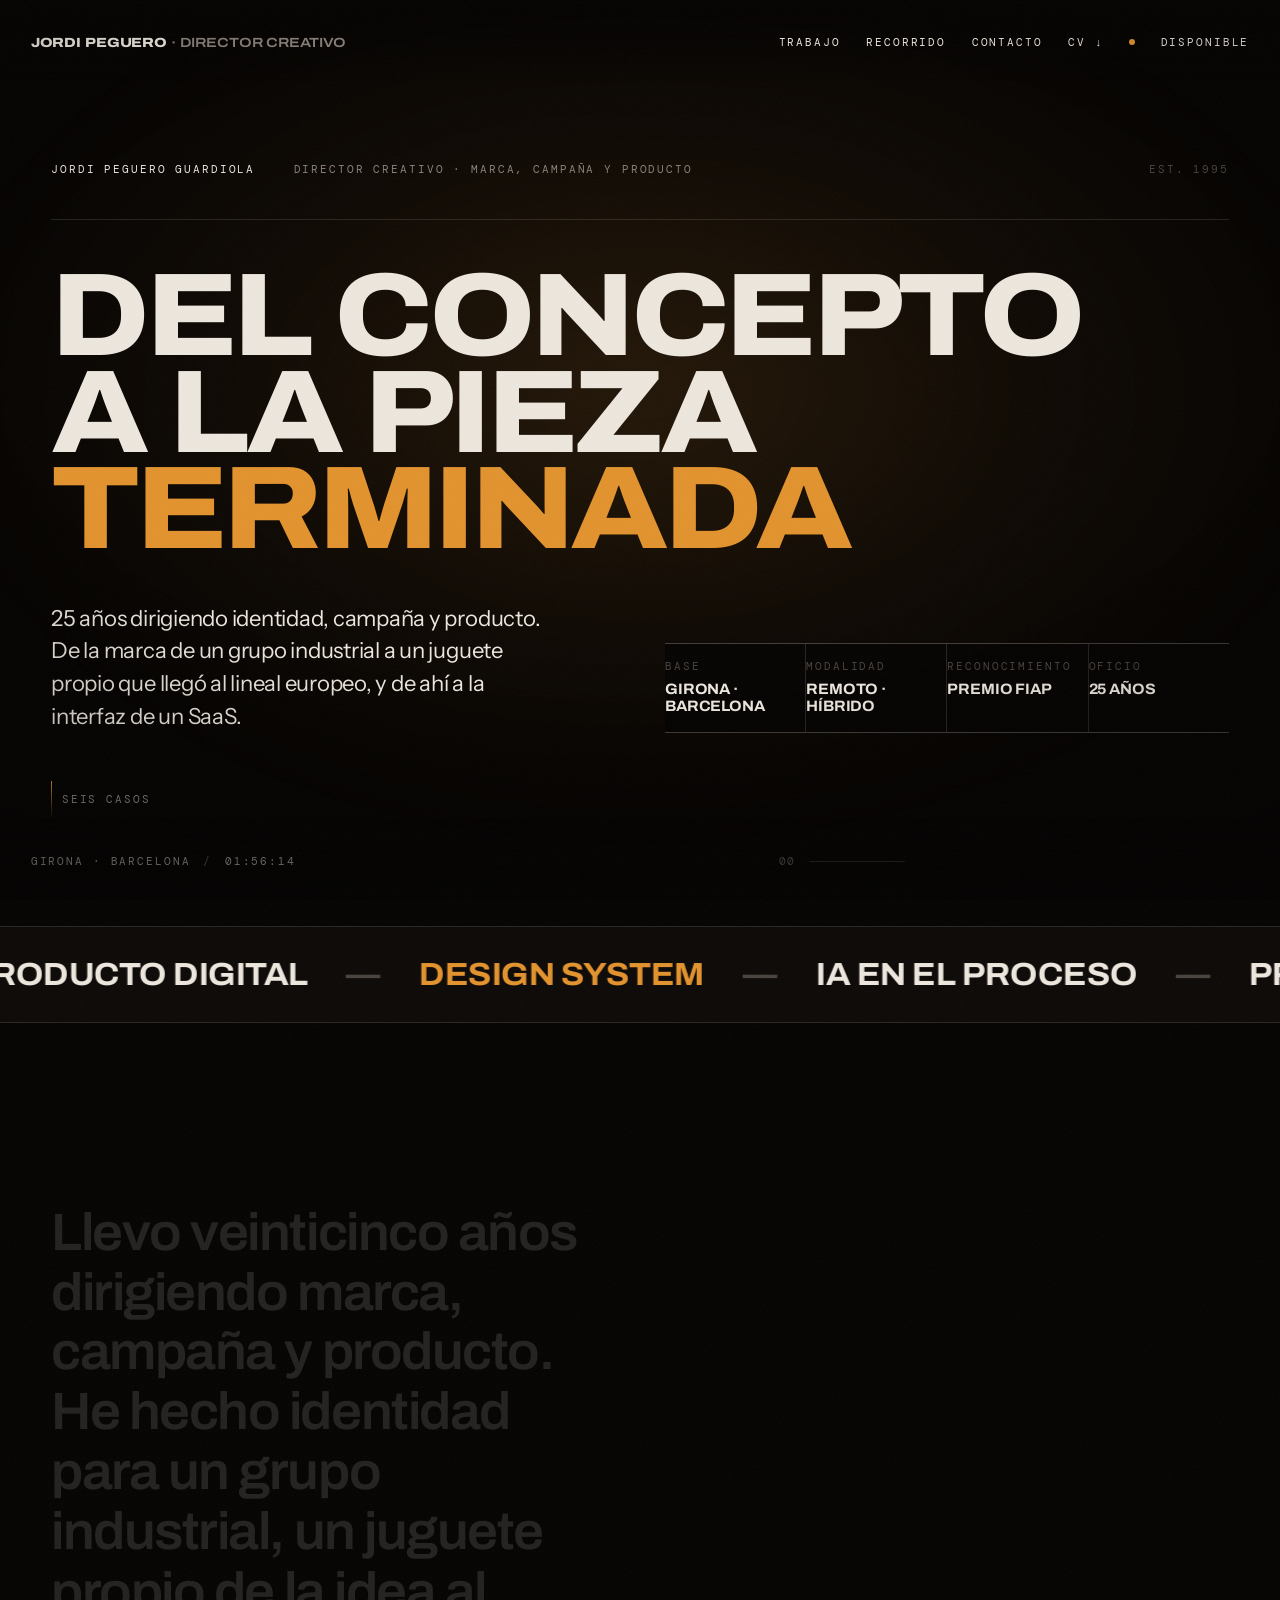
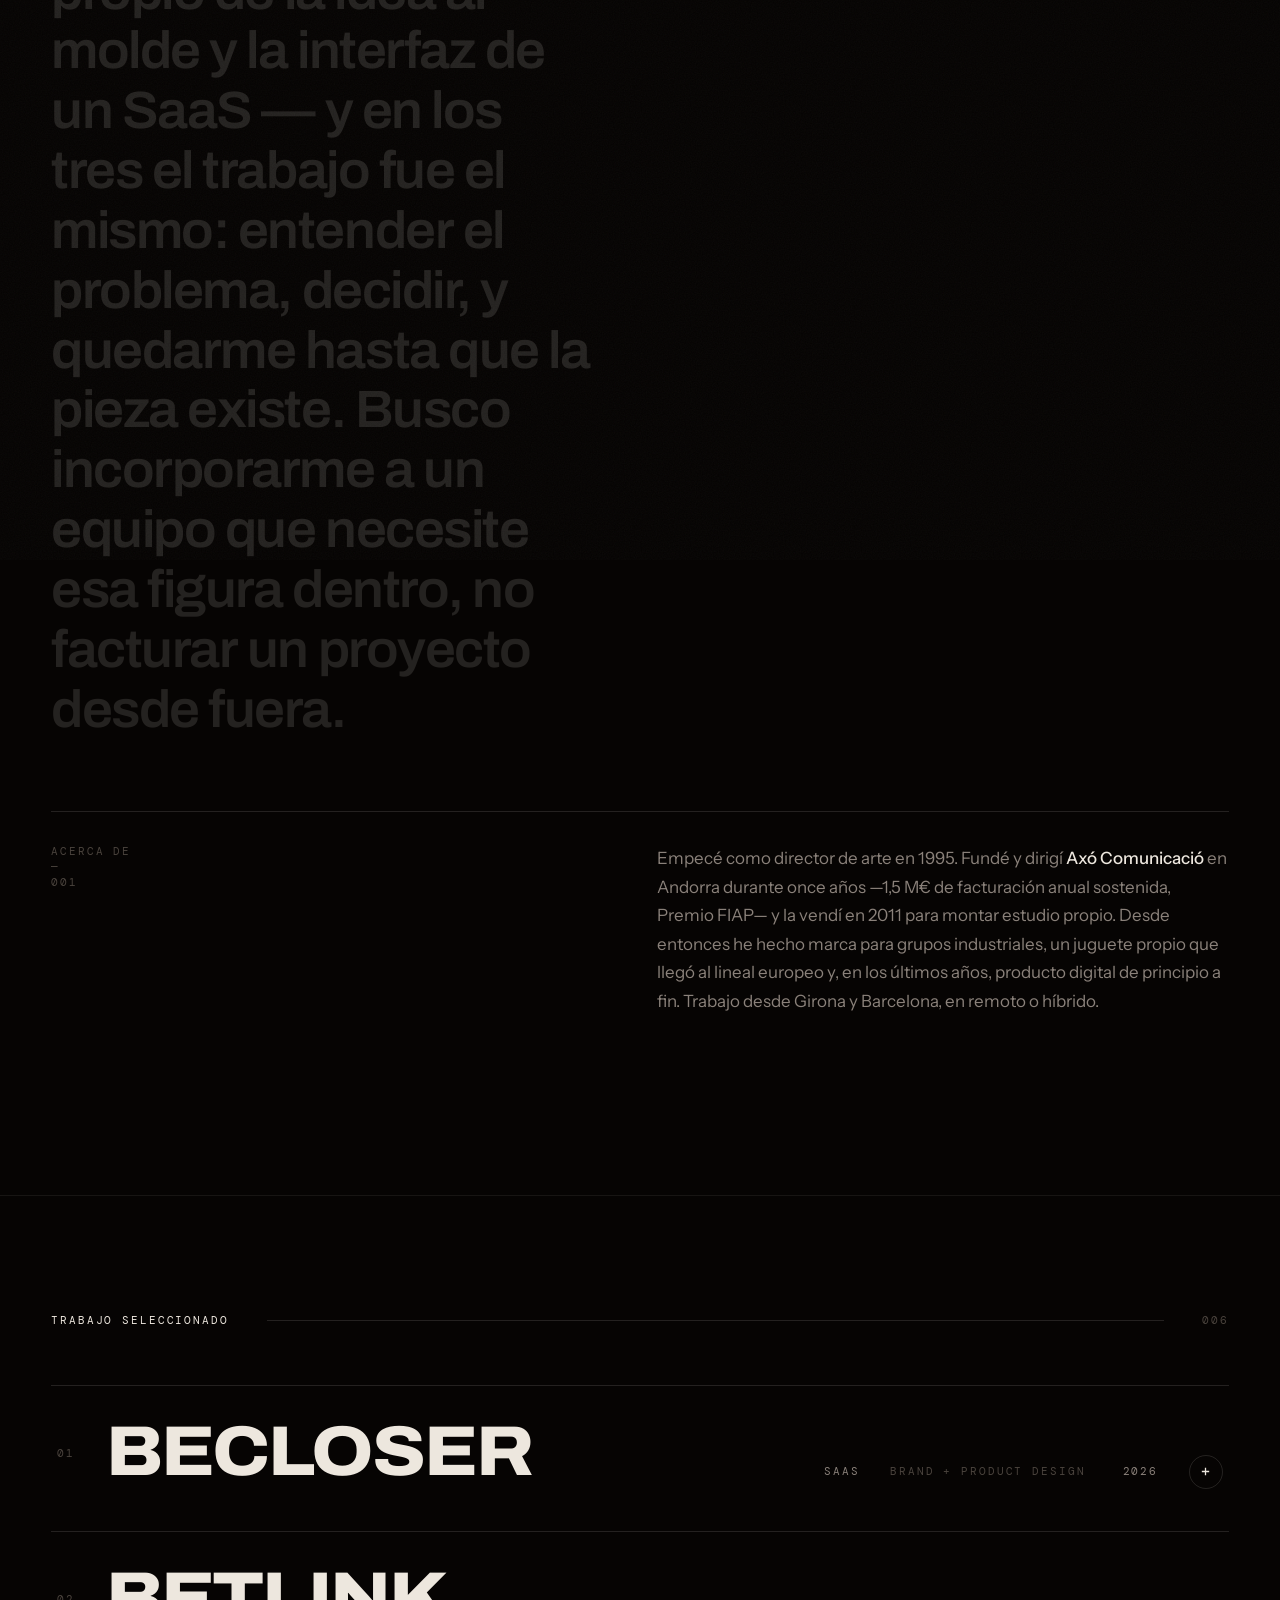
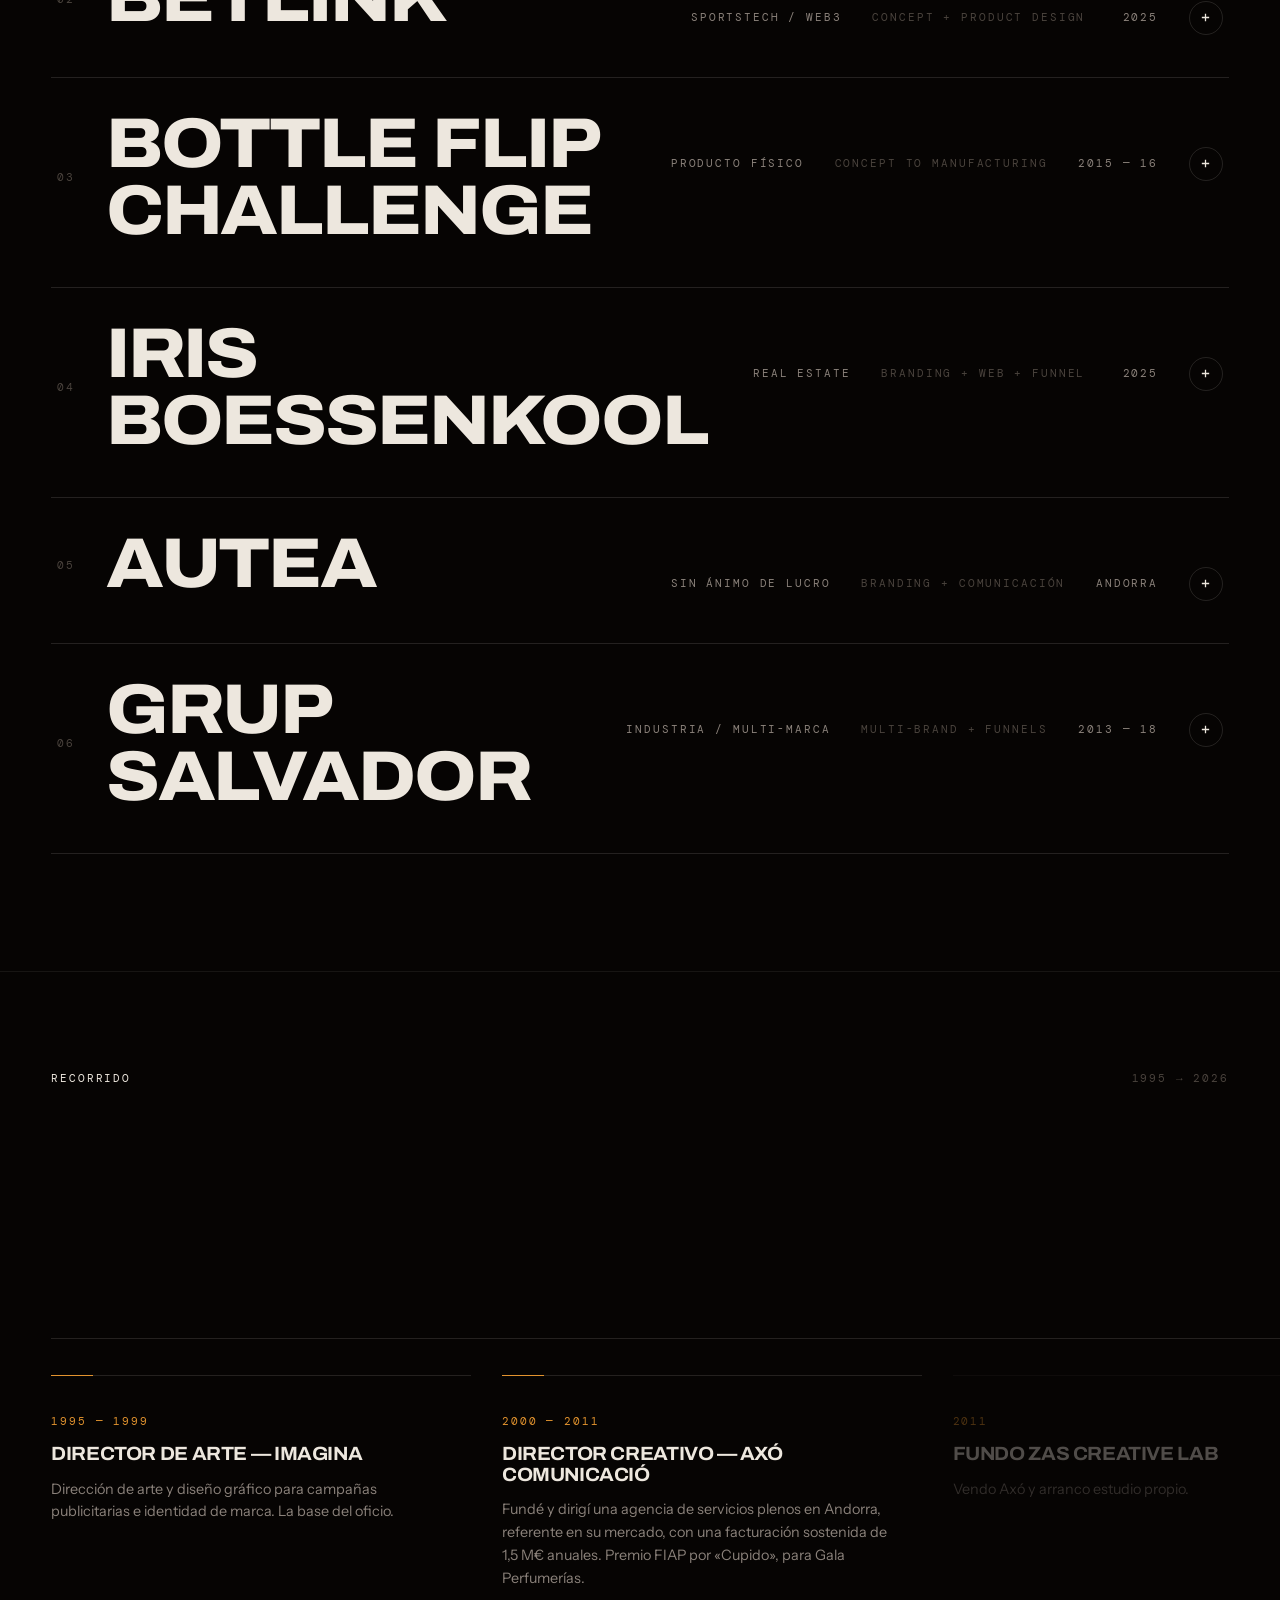
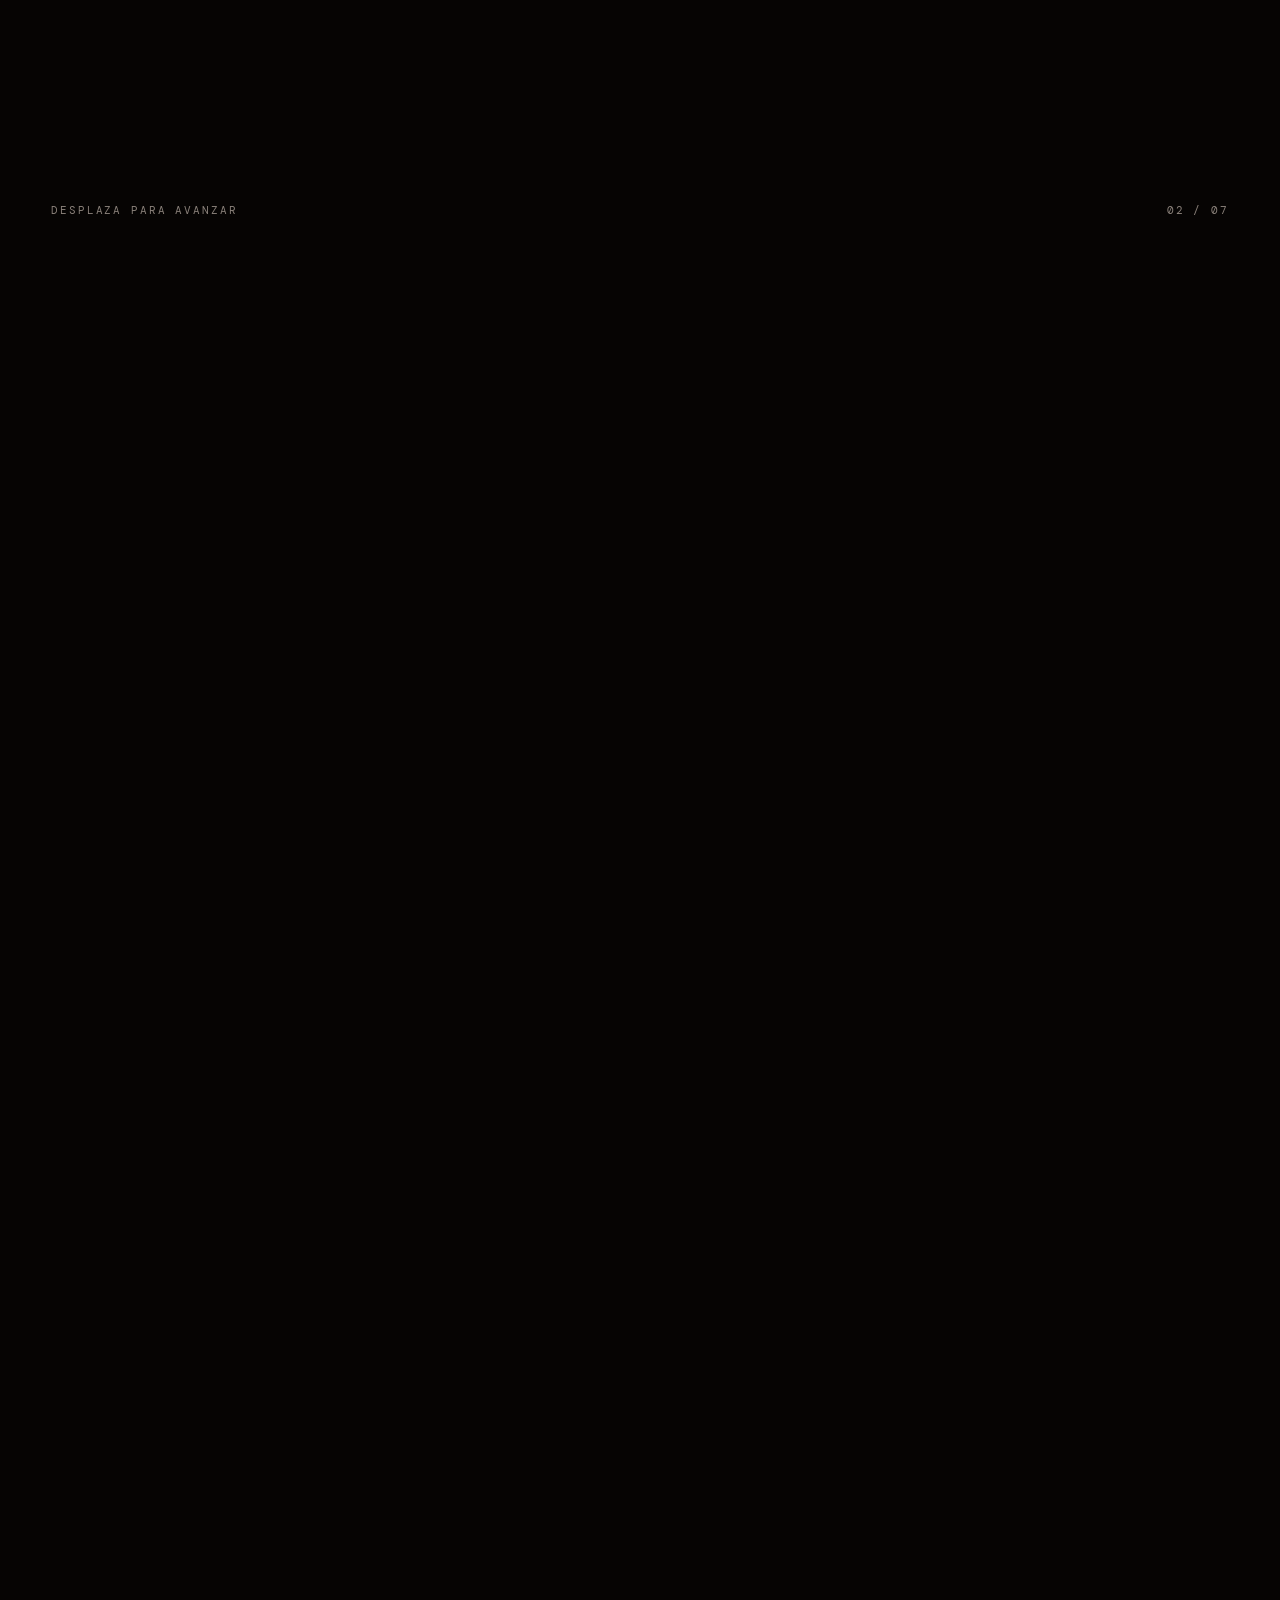
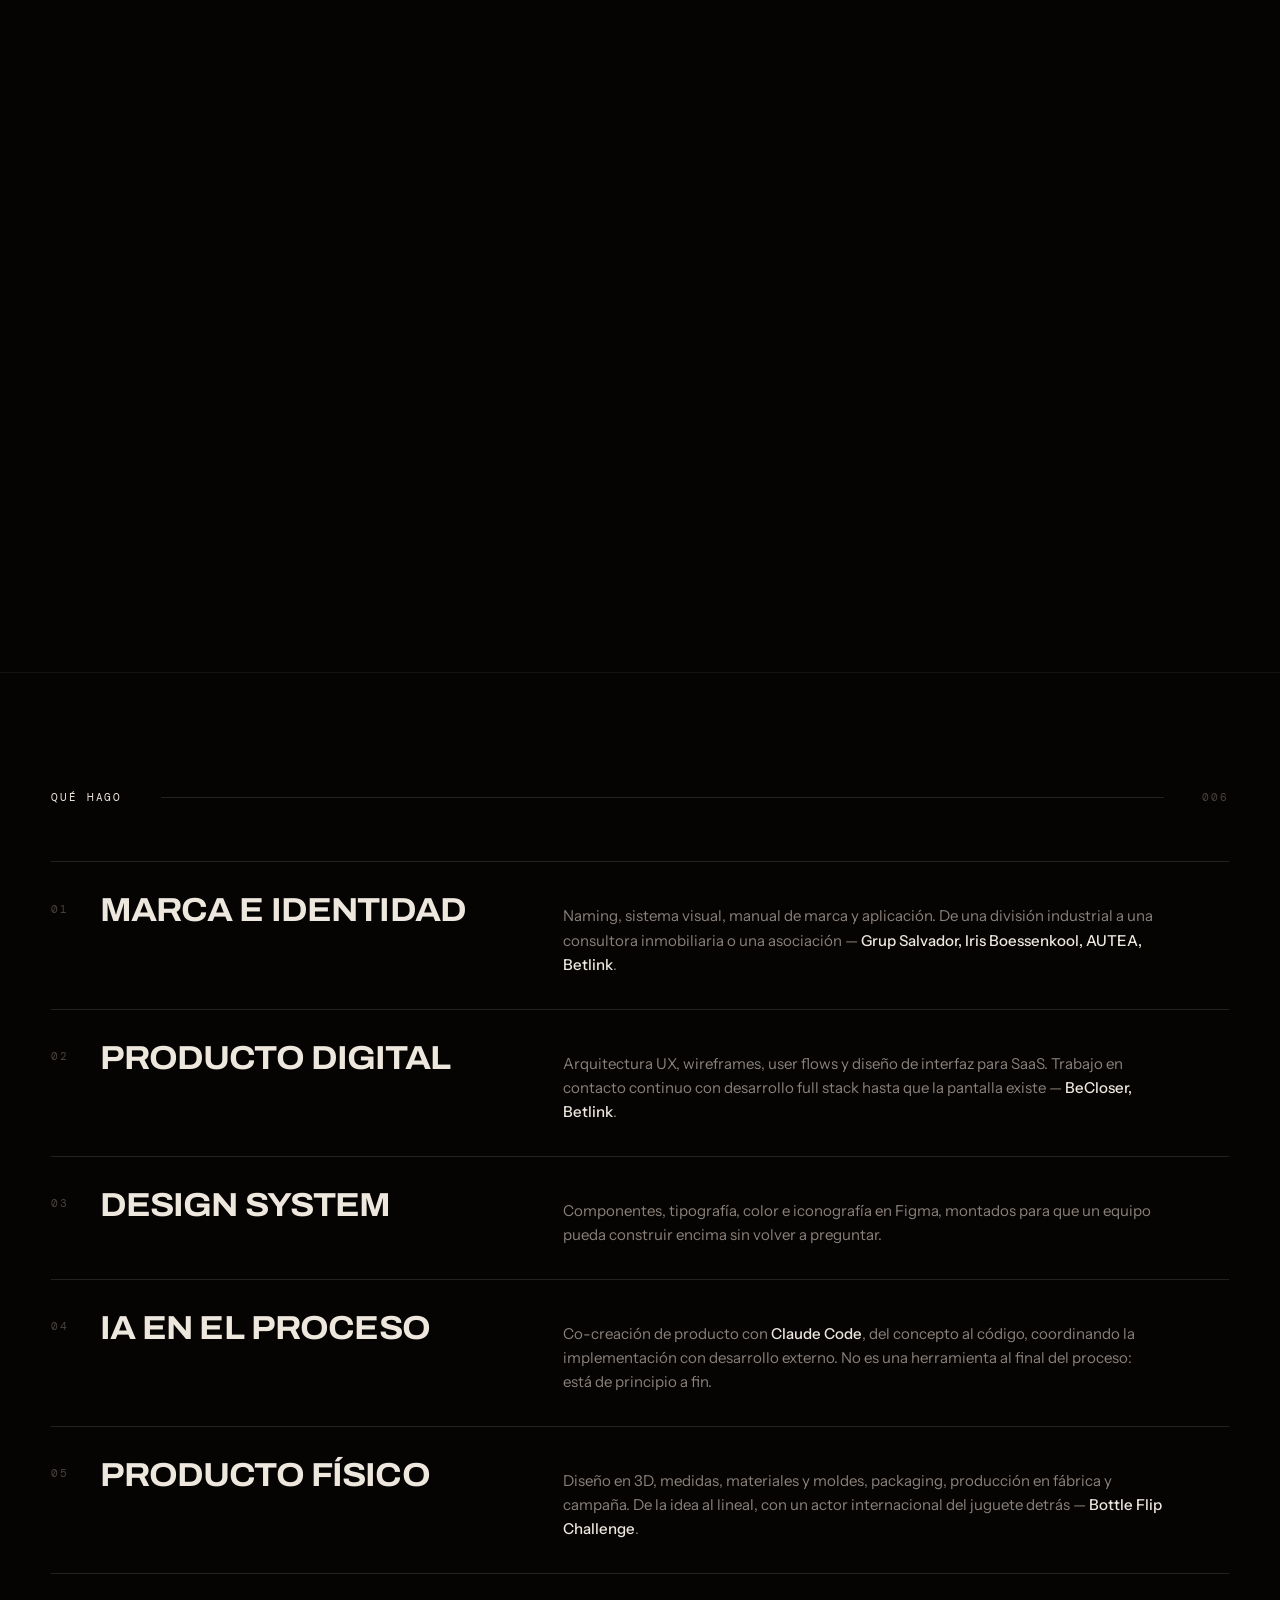
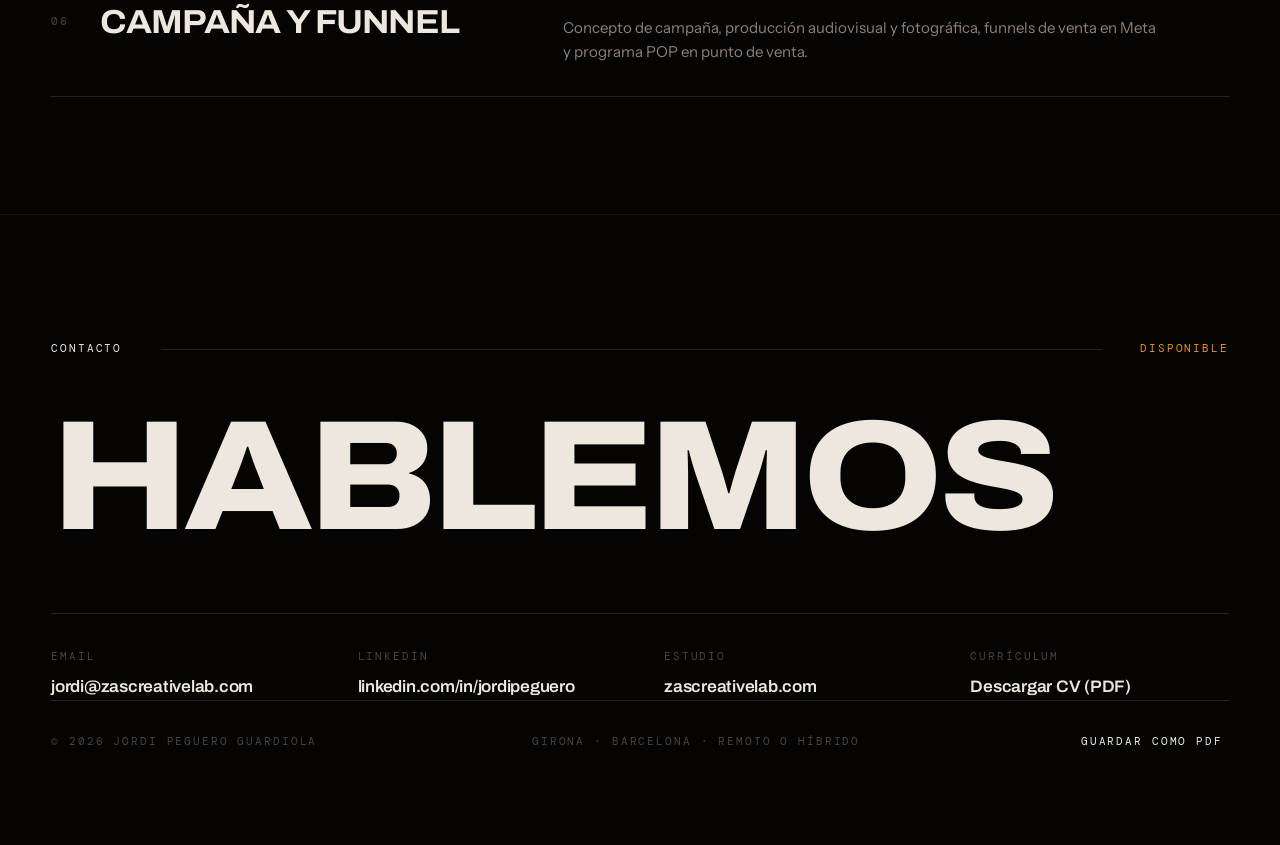
<file: portfolio/site/index.html>
<!doctype html>
<html lang="es">
<head>
<meta charset="utf-8">
<meta name="viewport" content="width=device-width, initial-scale=1, viewport-fit=cover">
<title>Jordi Peguero — Director Creativo</title>
<meta name="description" content="Jordi Peguero Guardiola, director creativo. 25 años dirigiendo marca, campaña y producto: identidad, producto digital y producto físico. Girona · Barcelona, remoto o híbrido.">
<meta name="author" content="Jordi Peguero Guardiola">
<link rel="canonical" href="https://jordipeguero.com/">
<meta property="og:type" content="profile">
<meta property="og:url" content="https://jordipeguero.com/">
<meta property="og:locale" content="es_ES">
<meta property="og:title" content="Jordi Peguero — Director Creativo">
<meta property="og:description" content="25 años dirigiendo marca, campaña y producto. Diez casos, de la idea al molde y de la marca a la interfaz.">
<meta property="og:image" content="https://jordipeguero.com/assets/og-jordipeguero.jpg">
<meta property="og:image:width" content="1200">
<meta property="og:image:height" content="630">
<meta property="og:image:alt" content="Jordi Peguero — Director Creativo. Marca y producto.">
<meta name="twitter:card" content="summary_large_image">
<meta name="theme-color" content="#060403">
<link rel="icon" href="assets/favicon.svg" type="image/svg+xml">
<link rel="preload" href="assets/fonts/Archivo-100-900-w62-125.woff2" as="font" type="font/woff2" crossorigin>
<link rel="preload" href="assets/fonts/InstrumentSans-400-700-w100.woff2" as="font" type="font/woff2" crossorigin>
<link rel="stylesheet" href="assets/fonts/fonts.css">
<style>
/* ============================================================
   JORDI PEGUERO — PORTFOLIO
   Sistema: fondo único cálido casi negro, acento ámbar,
   Archivo (display) / Instrument Sans (cuerpo) / DM Mono (dato).
   ============================================================ */

*,*::before,*::after{box-sizing:border-box}
html,body,h1,h2,h3,h4,p,figure,blockquote,dl,dd,ul,ol{margin:0;padding:0}
ul,ol{list-style:none}
img,svg,video{display:block;max-width:100%}
button{font:inherit;color:inherit;background:none;border:0;cursor:pointer}
a{color:inherit;text-decoration:none}

:root{
  /* — tierra — */
  --ink:        #060403;
  --ink-raise:  #0D0A08;
  --ink-edge:   #16110D;
  --paper:      #EDE7DE;
  --paper-dim:  #8A817A;
  --paper-faint:#4A433D;
  --ember:      #E2932E;
  --ember-deep: #A8641A;
  --line:       rgba(237,231,222,.13);
  --line-soft:  rgba(237,231,222,.07);

  /* — tipo — */
  --display: 'Archivo', 'Archivo Narrow', 'Helvetica Neue', Arial, sans-serif;
  --body: 'Instrument Sans', system-ui, -apple-system, 'Segoe UI', sans-serif;
  --mono: 'DM Mono', ui-monospace, 'SF Mono', Menlo, Consolas, monospace;

  /* — medida — */
  --gutter: clamp(1.15rem, 4vw, 4.25rem);
  --max: 1720px;
  --chrome: clamp(1.1rem, 2.4vw, 2rem);

  /* — tiempo — */
  --ease: cubic-bezier(.16,1,.3,1);
  --ease-io: cubic-bezier(.65,.05,.36,1);
  --dur: .9s;

  color-scheme: dark;
}

html{-webkit-text-size-adjust:100%}
body{
  background:var(--ink);
  color:var(--paper);
  font-family:var(--body);
  font-size:clamp(.95rem,.4vw + .85rem,1.06rem);
  line-height:1.6;
  font-weight:400;
  -webkit-font-smoothing:antialiased;
  -moz-osx-font-smoothing:grayscale;
  overflow-x:hidden;
  text-rendering:optimizeLegibility;
}
body.is-locked{overflow:hidden}

::selection{background:var(--ember);color:var(--ink)}

:focus-visible{outline:2px solid var(--ember);outline-offset:4px;border-radius:2px}

/* ---------- primitivas tipográficas ---------- */
.d{
  font-family:var(--display);
  font-weight:800;
  font-stretch:112%;
  text-transform:uppercase;
  line-height:.85;
  letter-spacing:-.028em;
  text-wrap:balance;
}
.d--xl{font-size:clamp(3rem,12.2vw,12.5rem);line-height:.82;letter-spacing:-.038em}
.d--l{font-size:clamp(2.1rem,6.4vw,5.6rem);letter-spacing:-.032em}
.d--m{font-size:clamp(1.5rem,3vw,2.7rem);letter-spacing:-.022em}
.d--s{font-size:clamp(1.1rem,1.5vw,1.5rem);letter-spacing:-.012em;font-stretch:100%}

.mono{
  font-family:var(--mono);
  font-size:.688rem;
  font-weight:400;
  letter-spacing:.17em;
  text-transform:uppercase;
  line-height:1.4;
  font-variant-numeric:tabular-nums;
}
.dim{color:var(--paper-dim)}
.faint{color:var(--paper-faint)}
.ember{color:var(--ember)}

.lede{
  font-size:clamp(1.02rem,.7vw + .88rem,1.38rem);
  line-height:1.48;
  letter-spacing:-.011em;
  max-width:34ch;
  color:var(--paper);
}
.prose{max-width:60ch;color:var(--paper-dim);line-height:1.68}
.prose strong{color:var(--paper);font-weight:500}

/* ---------- rejilla ---------- */
.wrap{
  width:100%;
  max-width:var(--max);
  margin-inline:auto;
  padding-inline:var(--gutter);
}
.sec{position:relative;padding-block:clamp(5.5rem,13vh,10rem)}
.sec + .sec{border-top:1px solid var(--line-soft)}

.sec-head{
  display:grid;
  grid-template-columns:auto minmax(0,1fr) auto;
  gap:clamp(1rem,3vw,2.5rem);
  align-items:baseline;
  padding-bottom:clamp(2rem,5vw,3.5rem);
}
.sec-head .rule{height:1px;align-self:center;background:var(--line);transform-origin:left;transform:scaleX(0);transition:transform 1.2s var(--ease)}
.is-in .sec-head .rule,.sec-head.is-in .rule{transform:scaleX(1)}

/* ============================================================
   GRANO + CURSOR + CROMO
   ============================================================ */
.grain{
  position:fixed;inset:-140%;
  z-index:9000;pointer-events:none;
  opacity:.038;
  background-image:url("data:image/svg+xml,%3Csvg xmlns='http://www.w3.org/2000/svg' width='220' height='220'%3E%3Cfilter id='n'%3E%3CfeTurbulence type='fractalNoise' baseFrequency='.82' numOctaves='3' stitchTiles='stitch'/%3E%3C/filter%3E%3Crect width='100%25' height='100%25' filter='url(%23n)'/%3E%3C/svg%3E");
  animation:grain 5.6s steps(8) infinite;
  will-change:transform;
}
@keyframes grain{
  0%{transform:translate3d(0,0,0)}      12.5%{transform:translate3d(-4%,-3%,0)}
  25%{transform:translate3d(-7%,2%,0)}  37.5%{transform:translate3d(3%,-5%,0)}
  50%{transform:translate3d(-2%,6%,0)}  62.5%{transform:translate3d(5%,3%,0)}
  75%{transform:translate3d(-6%,-2%,0)} 87.5%{transform:translate3d(2%,5%,0)}
  100%{transform:translate3d(0,0,0)}
}

.scrim{position:fixed;left:0;right:0;z-index:790;pointer-events:none;height:clamp(62px,9vh,112px)}
.scrim--t{top:0;background:linear-gradient(180deg,var(--ink) 0%,rgba(6,4,3,.74) 44%,transparent 100%)}
.scrim--b{bottom:0;background:linear-gradient(0deg,var(--ink) 0%,rgba(6,4,3,.74) 44%,transparent 100%)}

.vignette{
  position:fixed;inset:0;z-index:8990;pointer-events:none;
  background:radial-gradient(120% 90% at 50% 40%, transparent 42%, rgba(0,0,0,.55) 100%);
}

.cursor,.cursor-dot{
  position:fixed;top:0;left:0;z-index:9500;
  pointer-events:none;border-radius:50%;
  mix-blend-mode:difference;
  opacity:0;
}
.cursor{
  width:42px;height:42px;margin:-21px 0 0 -21px;
  border:1px solid #fff;
  transition:width .45s var(--ease),height .45s var(--ease),margin .45s var(--ease),opacity .3s linear,background-color .35s var(--ease);
}
.cursor-dot{width:5px;height:5px;margin:-2.5px 0 0 -2.5px;background:#fff}
.cursor.is-active{width:82px;height:82px;margin:-41px 0 0 -41px;background:rgba(255,255,255,.14)}
.cursor.is-hidden{opacity:0 !important}
.cursor__label{
  position:absolute;inset:0;display:grid;place-items:center;
  font-family:var(--mono);font-size:.5rem;letter-spacing:.15em;text-transform:uppercase;
  color:#fff;opacity:0;transition:opacity .3s var(--ease);
}
.cursor.is-active .cursor__label{opacity:1}

/* cromo de esquinas */
.chrome{
  position:fixed;inset:0;z-index:800;pointer-events:none;
  padding:var(--chrome);
  display:grid;
  grid-template-columns:1fr auto;
  grid-template-rows:auto 1fr auto;
  gap:1rem;
  mix-blend-mode:normal;
}
.chrome > *{pointer-events:auto}
.chrome__tl{grid-column:1;grid-row:1;display:flex;align-items:center;gap:.7rem}
.chrome__tr{grid-column:2;grid-row:1;display:flex;align-items:center;gap:clamp(.8rem,2vw,1.8rem)}
.chrome__bl{grid-column:1;grid-row:3;display:flex;align-items:center;gap:.8rem}
.chrome__br{grid-column:2;grid-row:3;display:flex;align-items:center;gap:.8rem}

.mark{font-family:var(--display);font-weight:800;font-stretch:118%;text-transform:uppercase;font-size:.83rem;letter-spacing:-.01em;line-height:1}
.mark span{color:var(--paper-dim);font-weight:600}

.dot{
  width:6px;height:6px;border-radius:50%;background:var(--ember);
  box-shadow:0 0 0 0 rgba(226,147,46,.65);
  animation:pulse 2.6s var(--ease-io) infinite;
  flex:none;
}
@keyframes pulse{
  0%{box-shadow:0 0 0 0 rgba(226,147,46,.55)}
  70%{box-shadow:0 0 0 9px rgba(226,147,46,0)}
  100%{box-shadow:0 0 0 0 rgba(226,147,46,0)}
}

.navlink{position:relative;padding-block:.25rem}
.navlink::after{
  content:"";position:absolute;left:0;right:0;bottom:0;height:1px;
  background:currentColor;transform:scaleX(0);transform-origin:right;
  transition:transform .5s var(--ease);
}
.navlink:hover::after,.navlink:focus-visible::after{transform:scaleX(1);transform-origin:left}
.navlink[aria-current="true"]{color:var(--ember)}

.progress{
  position:relative;width:clamp(48px,8vw,96px);height:1px;background:var(--line);overflow:hidden;
}
.progress i{position:absolute;inset:0;background:var(--ember);transform:scaleX(0);transform-origin:left}

@media (max-width:760px){
  .chrome{padding:.85rem}
  .chrome__tr .navlink{display:none}
  .chrome__tr .navlink[data-cv]{display:inline-block}  /* la descarga del CV se queda */
  .chrome__tr .avail{display:none}                     /* el punto basta como estado */
  .chrome__bl .sep,.chrome__bl .loc{display:none}
  .mark span{display:none}
}

/* ============================================================
   PRELOADER
   ============================================================ */
.loader{
  position:fixed;inset:0;z-index:9800;
  background:var(--ink);
  display:grid;
  grid-template-rows:1fr auto;
  padding:var(--chrome);
  transition:transform 1.15s var(--ease),visibility 0s linear 1.15s;
}
.loader.is-done{transform:translate3d(0,-101%,0);visibility:hidden}
.loader__mid{display:grid;place-items:center;overflow:hidden}
.loader__name{overflow:hidden}
.loader__name span{
  display:block;
  font-family:var(--display);font-weight:800;font-stretch:120%;
  text-transform:uppercase;font-size:clamp(1.6rem,7vw,4.6rem);
  letter-spacing:-.035em;line-height:1;
  transform:translate3d(0,105%,0);
  transition:transform 1s var(--ease) .1s;
}
.loader.is-ready .loader__name span{transform:none}
.loader__bot{display:flex;justify-content:space-between;align-items:flex-end;gap:1rem}
.loader__count{
  font-family:var(--mono);font-variant-numeric:tabular-nums;
  font-size:clamp(2.4rem,9vw,6rem);line-height:.9;letter-spacing:-.04em;
}
.loader__bar{position:absolute;left:0;right:0;bottom:0;height:1px;background:var(--line)}
.loader__bar i{display:block;height:100%;width:0;background:var(--ember)}

/* ============================================================
   HERO
   ============================================================ */
.hero{
  position:relative;
  min-height:100svh;
  display:flex;flex-direction:column;justify-content:flex-end;
  padding-top:clamp(7rem,18vh,12rem);
  padding-bottom:clamp(5rem,11vh,7.5rem);
  overflow:hidden;
}
.hero__glow{
  position:absolute;left:50%;top:42%;translate:-50% -50%;
  width:min(130vw,1500px);aspect-ratio:1.6/1;
  background:radial-gradient(ellipse at center, rgba(226,147,46,.14), rgba(226,147,46,.045) 38%, transparent 68%);
  filter:blur(28px);pointer-events:none;z-index:0;
}
.hero > .wrap{position:relative;z-index:1;width:100%}

.hero__eyebrow{
  display:flex;flex-wrap:wrap;gap:.6rem clamp(1rem,3vw,2.4rem);
  align-items:center;
  padding-bottom:clamp(1.4rem,3.5vw,2.6rem);
  border-bottom:1px solid var(--line);
  margin-bottom:clamp(1.6rem,4vw,3rem);
}
.hero__title{margin-bottom:clamp(1.6rem,4vw,2.8rem);font-size:clamp(2.5rem,9.2vw,9.2rem)}
.hero__title .ln{display:block;overflow:hidden}
.hero__title .ln > span{display:block;transform:translate3d(0,102%,0)}

.hero__foot{
  display:grid;
  grid-template-columns:1fr;
  gap:clamp(1.6rem,4vw,3rem);
  align-items:end;
}
@media (min-width:900px){
  .hero__foot{grid-template-columns:minmax(0,1fr) minmax(0,1.05fr);gap:clamp(2rem,6vw,6rem)}
}
.facts{
  display:grid;
  grid-template-columns:repeat(2,minmax(0,1fr));
  gap:1px;
  background:var(--line);
  border-block:1px solid var(--line);
}
@media (min-width:560px){.facts{grid-template-columns:repeat(4,minmax(0,1fr))}}
.fact{background:var(--ink);padding:.95rem 0 1.05rem;padding-right:.7rem}
.fact dt{margin-bottom:.4rem}
.fact dd{font-family:var(--display);font-weight:700;font-stretch:105%;font-size:.94rem;letter-spacing:-.01em;text-transform:uppercase;line-height:1.15}

.scrollcue{
  display:inline-flex;align-items:center;gap:.6rem;margin-top:clamp(2rem,5vw,3rem);
}
.scrollcue i{
  display:block;width:1px;height:38px;background:linear-gradient(var(--ember),transparent);
  animation:cue 2.2s var(--ease-io) infinite;transform-origin:top;
}
@keyframes cue{0%{transform:scaleY(0);opacity:0}35%{opacity:1}100%{transform:scaleY(1);opacity:0}}

/* ============================================================
   TICKER
   ============================================================ */
.ticker{
  position:relative;
  border-block:1px solid var(--line);
  padding-block:clamp(.9rem,2vw,1.35rem);
  overflow:hidden;
  background:var(--ink-raise);
}
.ticker__row{display:flex;width:max-content;will-change:transform}
.ticker__row > span{
  display:inline-flex;align-items:center;gap:clamp(1.4rem,3vw,2.6rem);
  padding-right:clamp(1.4rem,3vw,2.6rem);
  font-family:var(--display);font-weight:700;font-stretch:108%;
  text-transform:uppercase;letter-spacing:-.015em;
  font-size:clamp(1.1rem,2.5vw,2rem);
  white-space:nowrap;
}
.ticker__row b{color:var(--ember);font-weight:700}
.ticker em{font-style:normal;color:var(--paper-faint)}

/* ============================================================
   MANIFIESTO — revelado palabra a palabra ligado al scroll
   ============================================================ */
.manifest{padding-block:clamp(6rem,20vh,14rem)}
.manifest__body{
  font-family:var(--display);
  font-weight:600;font-stretch:104%;
  font-size:clamp(1.5rem,4.1vw,3.5rem);
  line-height:1.14;letter-spacing:-.028em;
  text-transform:none;
  max-width:20ch;
}
@media (min-width:900px){.manifest__body{max-width:17ch}}
.manifest__body w{display:inline-block;opacity:.13;transition:opacity .35s linear}
.manifest__body w.on{opacity:1}
.manifest__body w.key.on{color:var(--ember)}
.manifest__foot{
  display:grid;gap:clamp(1.4rem,3vw,2rem);
  margin-top:clamp(2.6rem,6vw,4.5rem);
  padding-top:clamp(1.4rem,3vw,2rem);
  border-top:1px solid var(--line);
  grid-template-columns:1fr;
}
@media (min-width:820px){.manifest__foot{grid-template-columns:auto minmax(0,52ch);gap:clamp(2rem,6vw,6rem)}}

/* ============================================================
   ÍNDICE DE TRABAJO
   ============================================================ */
.work{position:relative}
.index{border-top:1px solid var(--line)}

.row{
  position:relative;display:block;width:100%;text-align:left;
  border-bottom:1px solid var(--line);
  padding-block:clamp(1.25rem,2.6vw,2.1rem);
  overflow:hidden;
  transition:background-color .55s var(--ease);
  isolation:isolate;
}
.row::before{
  content:"";position:absolute;inset:0;z-index:-1;
  background:linear-gradient(90deg, rgba(226,147,46,.11), rgba(226,147,46,0) 62%);
  transform:scaleX(0);transform-origin:left;
  transition:transform .75s var(--ease);
}
.row:hover::before,.row:focus-visible::before{transform:scaleX(1)}

.row__in{
  display:grid;
  grid-template-columns:auto 1fr auto;
  align-items:baseline;
  gap:clamp(.7rem,2.4vw,2rem);
}
.row__num,.row__title{transition:transform .75s var(--ease),color .5s var(--ease)}
.row:hover .row__num,.row:hover .row__title{transform:translate3d(clamp(.4rem,1.2vw,1.4rem),0,0)}

.row__num{color:var(--paper-faint);align-self:center}
.row:hover .row__num{color:var(--ember)}
.row__title{
  font-family:var(--display);font-weight:800;font-stretch:110%;
  text-transform:uppercase;letter-spacing:-.03em;line-height:.95;
  font-size:clamp(1.75rem,5.6vw,4.4rem);
}
.row__meta{display:none}
@media (min-width:900px){
  .row__meta{display:flex;align-items:center;gap:clamp(1rem,2.4vw,2.2rem);justify-self:end;white-space:nowrap}
}
.row__cat{color:var(--paper-dim)}
.row__year{color:var(--paper-dim);min-width:6ch;text-align:right}
.row__go{
  display:grid;place-items:center;width:34px;height:34px;flex:none;
  border:1px solid var(--line);border-radius:50%;
  transition:background-color .5s var(--ease),border-color .5s var(--ease),transform .6s var(--ease),color .5s var(--ease);
}
.row:hover .row__go{background:var(--ember);border-color:var(--ember);color:var(--ink);transform:rotate(45deg)}
.row__sub{
  display:block;color:var(--paper-dim);font-size:.9rem;line-height:1.5;
  max-width:56ch;margin-top:.7rem;
}
@media (min-width:900px){
  .row__sub{
    max-width:44ch;margin-top:.55rem;
    opacity:0;transform:translate3d(0,-6px,0);
    max-height:0;overflow:hidden;
    transition:opacity .55s var(--ease),transform .7s var(--ease),max-height .7s var(--ease);
  }
  .row:hover .row__sub,.row:focus-visible .row__sub{opacity:1;transform:none;max-height:6rem}
}
.row__tags{display:flex;gap:.5rem;flex-wrap:wrap;margin-top:.7rem}
@media (min-width:900px){.row__tags{display:none}}
.tag{border:1px solid var(--line);padding:.2rem .55rem;border-radius:100px;color:var(--paper-dim)}

/* placa flotante que sigue al cursor */
.peek{
  position:fixed;top:0;left:0;z-index:700;
  width:clamp(230px,20vw,340px);aspect-ratio:4/5;
  margin:-1px 0 0 -1px;
  pointer-events:none;opacity:0;
  transform:translate3d(-50%,-50%,0) scale(.86);
  transition:opacity .45s var(--ease);
  overflow:hidden;will-change:transform;
}
.peek.on{opacity:1}
@media (max-width:899px),(pointer:coarse){.peek{display:none}}

/* ---------- placas generadas por caso ---------- */
.plate{
  position:relative;width:100%;height:100%;overflow:hidden;
  background:var(--ink-raise);
  border:1px solid var(--line);
  display:grid;align-content:end;
  padding:clamp(.9rem,1.5vw,1.4rem);
  isolation:isolate;
}
.plate::before,.plate::after{content:"";position:absolute;inset:0;z-index:-1}
.plate__label{
  font-family:var(--display);font-weight:800;font-stretch:114%;text-transform:uppercase;
  font-size:clamp(1.1rem,1.7vw,1.7rem);letter-spacing:-.03em;line-height:.92;
  mix-blend-mode:difference;color:#fff;
}
.plate__idx{position:absolute;top:clamp(.9rem,1.5vw,1.4rem);left:clamp(.9rem,1.5vw,1.4rem);color:rgba(237,231,222,.6);z-index:1}
/* soporte para foto real: <div class="plate" style="--img:url(...)"> */
.plate[style*="--img"]::after{
  background-image:var(--img);background-size:cover;background-position:center;
  opacity:1;mix-blend-mode:normal;
}

/* 01 becloser — anillos concéntricos, señal */
.plate--becloser::before{
  background:
    repeating-radial-gradient(circle at 62% 34%, rgba(226,147,46,.42) 0 1px, transparent 1px 13px),
    radial-gradient(circle at 62% 34%, rgba(226,147,46,.22), transparent 58%),
    linear-gradient(160deg,#0E0B08,#060403);
}
.plate--becloser::after{
  background:radial-gradient(circle at 62% 34%, rgba(226,147,46,.5) 0 2px, transparent 2px);
}
/* 02 betlink — rejilla diagonal + corte cromático */
.plate--betlink::before{
  background:
    repeating-linear-gradient(58deg, rgba(237,231,222,.16) 0 1px, transparent 1px 16px),
    repeating-linear-gradient(-58deg, rgba(226,147,46,.14) 0 1px, transparent 1px 22px),
    linear-gradient(200deg,#0B0A0C,#060403);
}
.plate--betlink::after{
  background:linear-gradient(105deg, transparent 44%, rgba(226,147,46,.3) 44% 46%, transparent 46%);
}
/* 03 bottle flip — arcos de giro */
.plate--bottle-flip-challenge::before{
  background:
    repeating-conic-gradient(from 210deg at 50% 78%, rgba(237,231,222,.11) 0 3deg, transparent 3deg 15deg),
    radial-gradient(ellipse at 50% 96%, rgba(226,147,46,.34), transparent 62%),
    linear-gradient(180deg,#0A0806,#060403);
}
.plate--bottle-flip-challenge::after{
  background:radial-gradient(ellipse 16% 26% at 50% 52%, rgba(237,231,222,.5), rgba(237,231,222,.06) 60%, transparent 72%);
}
/* 04 iris — bandas de horizonte */
.plate--iris-boessenkool::before{
  background:linear-gradient(178deg,#0A0908 0 38%, rgba(226,147,46,.3) 38% 39%, #0C0907 39% 63%, rgba(237,231,222,.14) 63% 63.6%, #060403 63.6%);
}
.plate--iris-boessenkool::after{
  background:linear-gradient(90deg, transparent 78%, rgba(237,231,222,.09) 78% 78.4%, transparent 78.4%);
}
/* 05 autea — trazo continuo (motivo real del proyecto) */
.plate--autea::before{background:linear-gradient(200deg,#0C0A09,#060403)}
.plate--autea svg{position:absolute;inset:0;width:100%;height:100%;z-index:0}
.plate--autea svg path{
  fill:none;stroke:var(--ember);stroke-width:1.4;stroke-linecap:round;
  stroke-dasharray:1400;stroke-dashoffset:1400;
}
.peek.on .plate--autea svg path,.sheet.is-open .plate--autea svg path{animation:draw 2.4s var(--ease) forwards}
@keyframes draw{to{stroke-dashoffset:0}}
/* 06 grup salvador — trama industrial */
.plate--grup-salvador::before{
  background:
    repeating-linear-gradient(90deg, rgba(237,231,222,.13) 0 2px, transparent 2px 11px),
    linear-gradient(180deg,#0B0A09,#060403);
}
.plate--grup-salvador::after{
  background:repeating-linear-gradient(0deg, rgba(226,147,46,.16) 0 1px, transparent 1px 34px);
}

/* archivo de casos: indexable e imprimible, invisible en pantalla */
.archive{position:absolute;left:0;top:0;width:1px;height:1px;overflow:hidden;clip-path:inset(50%);opacity:0;pointer-events:none}

/* ============================================================
   FICHA DE CASO (overlay)
   ============================================================ */
.sheet{
  position:fixed;inset:0;z-index:9200;
  background:var(--ink);
  visibility:hidden;
  transform:translate3d(0,100%,0);
  transition:transform 1s var(--ease),visibility 0s linear 1s;
  overflow:hidden;
}
.sheet.is-open{visibility:visible;transform:none;transition:transform 1s var(--ease),visibility 0s}
.sheet__scroll{height:100%;overflow-y:auto;overscroll-behavior:contain;-webkit-overflow-scrolling:touch}
.sheet__bar{
  position:sticky;top:0;z-index:3;
  display:flex;align-items:center;justify-content:space-between;gap:1rem;
  padding:var(--chrome);
  background:linear-gradient(var(--ink) 62%, transparent);
}
.close{
  display:inline-flex;align-items:center;gap:.6rem;
  border:1px solid var(--line);border-radius:100px;
  padding:.5rem .95rem .5rem .8rem;
  transition:border-color .5s var(--ease),background-color .5s var(--ease),color .5s var(--ease);
}
.close:hover{background:var(--paper);border-color:var(--paper);color:var(--ink)}
.close svg{width:11px;height:11px;transition:transform .6s var(--ease)}
.close:hover svg{transform:rotate(90deg)}

.sheet__hero{padding-bottom:clamp(2rem,5vw,3.5rem);border-bottom:1px solid var(--line)}
.sheet__kicker{display:flex;flex-wrap:wrap;gap:.5rem 1.4rem;align-items:center;margin-bottom:clamp(1rem,2.5vw,1.6rem)}
.sheet__title{margin-bottom:clamp(1.2rem,3vw,2rem)}
.sheet__grid{
  display:grid;grid-template-columns:1fr;gap:clamp(1.6rem,4vw,3rem);
  padding-block:clamp(2.2rem,5vw,4rem);
}
@media (min-width:940px){
  .sheet__grid{grid-template-columns:minmax(0,.85fr) minmax(0,1.15fr);gap:clamp(2.5rem,7vw,7rem)}
}
.sheet__plate{aspect-ratio:4/5;max-height:74vh}
@media (max-width:939px){.sheet__plate{aspect-ratio:16/10;max-height:none}}

.spec{display:grid;gap:clamp(1.6rem,3.5vw,2.6rem)}
.spec__item{display:grid;grid-template-columns:1fr;gap:.55rem;padding-top:1.1rem;border-top:1px solid var(--line)}
@media (min-width:620px){
  .spec__item{grid-template-columns:8.5rem minmax(0,1fr);gap:0 clamp(1rem,3vw,2.4rem)}
  .spec__item dt{padding-top:.28rem}
}
.spec__item dd{color:var(--paper);line-height:1.62;max-width:58ch}
.spec__item dd.dim{color:var(--paper-dim)}

.pull{
  margin-block:clamp(1.6rem,4vw,2.6rem);
  padding:clamp(1.2rem,2.6vw,2rem) 0 clamp(1.2rem,2.6vw,2rem) clamp(1.1rem,2.4vw,1.8rem);
  border-left:2px solid var(--ember);
  font-family:var(--display);font-weight:600;font-stretch:102%;
  font-size:clamp(1.12rem,1.9vw,1.62rem);line-height:1.3;letter-spacing:-.02em;
  max-width:44ch;
}
.pull cite{display:block;margin-top:.9rem;font-style:normal}

.outlink{
  display:inline-flex;align-items:center;gap:.7rem;
  border-bottom:1px solid var(--line);padding-bottom:.35rem;
  transition:border-color .5s var(--ease),color .5s var(--ease),gap .5s var(--ease);
}
.outlink:hover{color:var(--ember);border-color:var(--ember);gap:1.1rem}
.outlink svg{width:11px;height:11px}

.sheet__nav{
  display:flex;align-items:center;justify-content:space-between;gap:1rem;
  padding-block:clamp(1.5rem,3vw,2.2rem);
  border-top:1px solid var(--line);
}
.sheet__nav button{display:inline-flex;align-items:center;gap:.7rem;transition:color .4s var(--ease)}
.sheet__nav button:hover{color:var(--ember)}
.sheet__nav button:disabled{color:var(--paper-faint);cursor:default}

/* ============================================================
   RECORRIDO — raíl horizontal scrubbeado
   ============================================================ */
.track{position:relative;padding-block:0}
.track .rail__head{padding-top:clamp(4.5rem,11vh,8rem)}
.rail{position:sticky;top:0;height:100svh;overflow:hidden;display:grid;grid-template-rows:auto minmax(0,1fr) auto}
.rail__mid{align-self:center;display:grid;gap:clamp(1.5rem,4vh,2.8rem);min-width:0}
.rail__head{padding:0 var(--gutter) clamp(1.4rem,3vw,2.4rem);display:flex;align-items:baseline;justify-content:space-between;gap:1rem;flex-wrap:wrap}
.rail__line{position:relative;height:1px;background:var(--line);margin-inline:var(--gutter)}
.rail__line i{position:absolute;inset:0;background:var(--ember);transform-origin:left;transform:scaleX(0)}
.rail__strip{display:flex;align-items:flex-start;align-self:center;will-change:transform;padding-inline:var(--gutter);gap:0}
.stop{
  flex:none;width:min(78vw,420px);
  padding:clamp(1.6rem,3vw,2.4rem) clamp(1.2rem,2.4vw,2rem) 0 0;
  margin-right:clamp(1.2rem,2.4vw,2rem);
  border-top:1px solid var(--line);
  position:relative;
  opacity:.32;transition:opacity .6s var(--ease);
}
.stop.near{opacity:1}
.stop::before{
  content:"";position:absolute;top:-1px;left:0;width:0;height:1px;background:var(--ember);
  transition:width .8s var(--ease);
}
.stop.near::before{width:2.6rem}
.stop__yr{display:block;margin-bottom:.9rem;color:var(--ember)}
.stop__ttl{margin-bottom:.8rem;font-family:var(--display);font-weight:700;font-stretch:106%;text-transform:uppercase;font-size:clamp(1.02rem,1.5vw,1.4rem);letter-spacing:-.02em;line-height:1.08}
.stop__txt{color:var(--paper-dim);font-size:.9rem;line-height:1.58}
.rail__foot{padding:0 var(--gutter) clamp(2.6rem,6vh,4.2rem);display:flex;align-items:flex-end;justify-content:space-between;gap:1rem}

/* fallback vertical si no hay scrub (móvil estrecho) */
@media (max-width:640px){
  .rail{position:static;height:auto;display:block}
  .rail__mid{display:block}
  .rail__strip{display:grid;grid-template-columns:1fr;transform:none !important;gap:0;padding-inline:0}
  .stop{width:auto;opacity:1;margin-right:0;padding-right:0}
  .stop::before{width:2.6rem}
  .rail__line,.rail__foot{display:none}
  .track{height:auto !important}
  .rail__head{padding-inline:0}
}

/* ============================================================
   CAPACIDADES
   ============================================================ */
.caps{border-top:1px solid var(--line)}
.cap{
  border-bottom:1px solid var(--line);
  display:grid;grid-template-columns:auto 1fr;
  gap:clamp(.8rem,2.4vw,2rem);
  align-items:start;
  padding-block:clamp(1.3rem,2.6vw,2rem);
  transition:padding-left .6s var(--ease);
}
.cap:hover{padding-left:clamp(.4rem,1.2vw,1.2rem)}
.cap__n{color:var(--paper-faint);padding-top:.45rem}
.cap__b{display:grid;gap:.6rem}
@media (min-width:900px){
  .cap__b{grid-template-columns:minmax(0,.62fr) minmax(0,1fr);gap:clamp(1.5rem,4vw,4rem);align-items:baseline}
}
.cap__t{font-family:var(--display);font-weight:700;font-stretch:108%;text-transform:uppercase;font-size:clamp(1.2rem,2.6vw,2.1rem);letter-spacing:-.026em;line-height:1}
.cap__d{color:var(--paper-dim);font-size:.94rem;line-height:1.6;max-width:60ch}
.cap__d b{color:var(--paper);font-weight:500}

/* ============================================================
   CONTACTO
   ============================================================ */
.contact{padding-block:clamp(5rem,14vh,10rem) clamp(3rem,7vh,5rem)}
.contact__big{display:inline-block;position:relative}
.contact__big .d--xl{transition:transform .8s var(--ease)}
.contact__big:hover .d--xl{transform:translate3d(0,-.04em,0)}
.contact__big::after{
  content:"";position:absolute;left:0;right:0;bottom:.04em;height:clamp(2px,.4vw,5px);background:var(--ember);
  transform:scaleX(0);transform-origin:right;transition:transform .85s var(--ease);
}
.contact__big:hover::after{transform:scaleX(1);transform-origin:left}

.contact__grid{
  display:grid;grid-template-columns:1fr;gap:clamp(1.6rem,4vw,3rem);
  margin-top:clamp(2.4rem,6vw,4.5rem);
  padding-top:clamp(1.5rem,3vw,2.2rem);
  border-top:1px solid var(--line);
}
@media (min-width:760px){.contact__grid{grid-template-columns:repeat(auto-fit,minmax(190px,1fr))}}
.contact__cell{display:grid;gap:.55rem;align-content:start}
.contact__cell a{
  font-family:var(--display);font-weight:600;font-stretch:104%;
  font-size:clamp(.98rem,1.3vw,1.18rem);letter-spacing:-.015em;
  display:inline-block;width:fit-content;position:relative;
}
.contact__cell a::after{
  content:"";position:absolute;left:0;right:0;bottom:-3px;height:1px;background:currentColor;
  transform:scaleX(0);transform-origin:right;transition:transform .55s var(--ease);
}
.contact__cell a:hover{color:var(--ember)}
.contact__cell a:hover::after{transform:scaleX(1);transform-origin:left}

.foot{
  border-top:1px solid var(--line);
  padding-block:clamp(1.2rem,2.6vw,1.8rem);
  display:flex;flex-wrap:wrap;gap:.8rem clamp(1rem,3vw,2.4rem);
  align-items:center;justify-content:space-between;
}

/* ============================================================
   ANIMACIÓN DE ENTRADA (IntersectionObserver)
   ============================================================ */
.rv > *{opacity:0;transform:translate3d(0,26px,0)}
.rv.is-in > *{opacity:1;transform:none;transition:opacity .95s var(--ease),transform 1.05s var(--ease)}
.rv.is-in > *:nth-child(1){transition-delay:.02s}
.rv.is-in > *:nth-child(2){transition-delay:.09s}
.rv.is-in > *:nth-child(3){transition-delay:.16s}
.rv.is-in > *:nth-child(4){transition-delay:.23s}
.rv.is-in > *:nth-child(5){transition-delay:.3s}
.rv.is-in > *:nth-child(6){transition-delay:.37s}

.rv-self{opacity:0;transform:translate3d(0,26px,0)}
.rv-self.is-in{opacity:1;transform:none;transition:opacity .95s var(--ease),transform 1.05s var(--ease)}

.ln-mask{overflow:hidden;display:block}
.ln-mask > span{display:block;transform:translate3d(0,102%,0);transition:transform 1.05s var(--ease)}
.is-in .ln-mask > span{transform:none}
.is-in .ln-mask:nth-child(2) > span{transition-delay:.07s}
.is-in .ln-mask:nth-child(3) > span{transition-delay:.14s}
.is-in .ln-mask:nth-child(4) > span{transition-delay:.21s}

.row{opacity:0;transform:translate3d(0,22px,0);transition:opacity .8s var(--ease),transform .9s var(--ease),background-color .55s var(--ease)}
.row.is-in{opacity:1;transform:none}

/* ============================================================
   MOVIMIENTO REDUCIDO
   ============================================================ */
@media (prefers-reduced-motion: reduce){
  *,*::before,*::after{
    animation-duration:.001ms !important;animation-iteration-count:1 !important;
    transition-duration:.001ms !important;scroll-behavior:auto !important;
  }
  .rv > *,.rv-self,.row{opacity:1 !important;transform:none !important}
  .ln-mask > span,.hero__title .ln > span,.loader__name span{transform:none !important}
  .manifest__body w{opacity:1 !important}
  .grain,.cursor,.cursor-dot,.peek{display:none !important}
  .rail{position:static;height:auto}
  .rail__strip{transform:none !important;flex-wrap:wrap}
  .stop{opacity:1}
  .track{height:auto !important}
}

/* ============================================================
   IMPRESIÓN — el mismo contenido, como CV de 2 páginas
   ============================================================ */
@media print{
  @page{size:A4;margin:16mm 15mm}
  *{background:transparent !important;box-shadow:none !important;text-shadow:none !important}
  html,body{background:#fff !important;color:#111 !important;font-size:9.6pt;line-height:1.42}
  /* el texto claro de pantalla tiene que volverse tinta sobre papel */
  .lede,.d,.row__title,.cap__t,.stop__ttl,.manifest__body,.manifest__body w,
  .spec__item dd,.prose strong,.contact__cell a,.fact dd,.pull,.mark,.outlink{color:#111 !important}
  .facts{border-block:.4pt solid #bbb;gap:0}
  .fact{border-right:.4pt solid #ddd;padding:1.5mm 3mm 1.5mm 0}
  .fact dd{font-size:9pt}
  .row__meta{gap:0 5mm}
  .row__in{gap:0 4mm}
  .grain,.vignette,.scrim,.cursor,.cursor-dot,.peek,.chrome,.loader,.ticker,.scrollcue,.hero__glow,.row__go,.sheet__bar,.sheet__nav,.rail__line,.rail__foot,.plate,.sheet__plate{display:none !important}
  .sec{padding-block:0 5mm;border:0}
  .sec + .sec{border-top:.4pt solid #bbb;padding-top:4mm}
  .wrap{padding:0;max-width:none}
  .hero{min-height:0;padding:0 0 6mm;display:block}
  .d--xl{font-size:26pt;line-height:.92}
  .d--l{font-size:15pt}
  .d--m{font-size:12pt}
  .lede{font-size:10.5pt;max-width:none}
  .mono{font-size:7pt;letter-spacing:.09em;color:#555}
  .dim,.faint,.prose,.cap__d,.stop__txt,.row__sub,.spec__item dd.dim{color:#444 !important}
  .ember,.stop__yr,.row__num{color:#8a5a12 !important}
  .rv > *,.rv-self,.row,.ln-mask > span,.hero__title .ln > span{opacity:1 !important;transform:none !important}
  .manifest{padding-block:0 6mm}
  .manifest__body{font-size:12pt;max-width:none;line-height:1.3}
  .manifest__body w{opacity:1 !important;color:inherit !important}
  .row{page-break-inside:avoid;padding-block:2mm;border-bottom:.4pt solid #ccc}
  .row__title{font-size:14pt}
  .row__sub{opacity:1 !important;max-height:none !important;transform:none !important;max-width:none}
  .row__meta{display:flex !important}
  .sheet{display:none !important}
  .archive{position:static;width:auto;height:auto;clip-path:none;opacity:1;overflow:visible;pointer-events:auto;page-break-before:always}
  #trabajo .row__sub,#trabajo .row__tags{display:none !important}
  .archive .case{page-break-inside:avoid;padding-top:4mm}
  .archive .sheet__hero{border-bottom:.4pt solid #bbb;padding-bottom:2.5mm}
  .archive .sheet__title{font-size:15pt;margin-bottom:1.5mm}
  .archive .sheet__kicker{gap:0 4mm;margin-bottom:1.5mm}
  .archive .lede{font-size:9.6pt;line-height:1.35}
  .archive .spec{gap:2mm}
  .archive .spec__item dd{max-width:none}
  .archive .outlink{border:0;padding:0}
  .sheet__grid{display:block;padding-block:0}
  .spec__item{page-break-inside:avoid;border-top:.4pt solid #ccc;padding-top:1.5mm;gap:0 6mm;grid-template-columns:24mm minmax(0,1fr)}
  .pull{border-left:1.2pt solid #8a5a12;font-size:10pt}
  .rail{position:static;height:auto;display:block}
  .rail__mid{display:block}
  .rail__strip{display:block;padding:0}
  .stop{width:auto;opacity:1 !important;margin:0;padding:2.5mm 0 0;page-break-inside:avoid;border-top:.4pt solid #ccc}
  .cap{page-break-inside:avoid;padding-block:2.5mm}
  .contact{padding-block:4mm 0}
  .contact__big .d--xl{font-size:20pt}
  [data-cv]{display:none !important}
  a[href^="http"]::after,a[href^="mailto"]::after{content:" (" attr(href) ")";font-family:var(--mono);font-size:6.6pt;color:#666;word-break:break-all}
  .navlink::after,.contact__cell a::after,.contact__big::after{display:none}
}
</style>
</head>
<body>

<!-- ══ PRELOADER ══ -->
<div class="loader" id="loader" aria-hidden="true">
  <div class="loader__mid">
    <div class="loader__name"><span>Jordi Peguero</span></div>
  </div>
  <div class="loader__bot">
    <p class="mono dim">Director Creativo<br>Marca y Producto Digital</p>
    <p class="loader__count" id="count">000</p>
  </div>
  <div class="loader__bar"><i id="bar"></i></div>
</div>

<!-- ══ ATMÓSFERA ══ -->
<div class="grain" aria-hidden="true"></div>
<div class="scrim scrim--t" aria-hidden="true"></div>
<div class="scrim scrim--b" aria-hidden="true"></div>
<div class="vignette" aria-hidden="true"></div>
<div class="cursor" id="cursor" aria-hidden="true"><span class="cursor__label" id="cursorLabel"></span></div>
<div class="cursor-dot" id="cursorDot" aria-hidden="true"></div>
<div class="peek" id="peek" aria-hidden="true"></div>

<!-- ══ CROMO ══ -->
<div class="chrome" aria-hidden="false">
  <div class="chrome__tl">
    <a href="#top" class="mark" data-cursor="Inicio">Jordi Peguero <span>· Director Creativo</span></a>
  </div>
  <nav class="chrome__tr" aria-label="Secciones">
    <a class="mono navlink" href="#trabajo">Trabajo</a>
    <a class="mono navlink" href="#recorrido">Recorrido</a>
    <a class="mono navlink" href="#contacto">Contacto</a>
    <a class="mono navlink" href="assets/cv-jordi-peguero.pdf" download data-cv data-cursor="Descargar">CV ↓</a>
    <span class="dot" aria-hidden="true"></span>
    <span class="mono avail">Disponible</span>
  </nav>
  <div class="chrome__bl">
    <span class="mono dim loc">Girona · Barcelona</span>
    <span class="mono faint sep" aria-hidden="true">/</span>
    <span class="mono dim" id="clock">--:--:--</span>
  </div>
  <div class="chrome__br">
    <span class="mono faint" id="pct">00</span>
    <span class="progress" aria-hidden="true"><i id="pbar"></i></span>
  </div>
</div>

<main id="top">

<!-- ══ HERO ══ -->
<header class="hero">
  <div class="hero__glow" aria-hidden="true"></div>
  <div class="wrap">
    <div class="hero__eyebrow">
      <span class="mono">Jordi Peguero Guardiola</span>
      <span class="mono dim">Director Creativo · Marca, campaña y producto</span>
      <span class="mono faint" style="margin-left:auto">Est. 1995</span>
    </div>

    <h1 class="d d--xl hero__title" id="heroTitle">
      <span class="ln"><span>Del concepto</span></span>
      <span class="ln"><span>a la pieza</span></span>
      <span class="ln"><span class="ember">terminada</span></span>
    </h1>

    <div class="hero__foot">
      <p class="lede rv-self">25 años dirigiendo identidad, campaña y producto. De la marca de un grupo industrial a un juguete propio que llegó al lineal europeo, y de ahí a la interfaz de un SaaS.</p>

      <dl class="facts rv-self">
        <div class="fact"><dt class="mono faint">Base</dt><dd>Girona · Barcelona</dd></div>
        <div class="fact"><dt class="mono faint">Modalidad</dt><dd>Remoto · Híbrido</dd></div>
        <div class="fact"><dt class="mono faint">Reconocimiento</dt><dd>Premio FIAP</dd></div>
        <div class="fact"><dt class="mono faint">Oficio</dt><dd>25 años</dd></div>
      </dl>
    </div>

    <a class="scrollcue mono dim" href="#trabajo" data-cursor="Bajar"><i aria-hidden="true"></i>Seis casos</a>
  </div>
</header>

<!-- ══ TICKER ══ -->
<div class="ticker" aria-hidden="true">
  <div class="ticker__row" id="ticker">
    <span><em>—</em> Marca e identidad <em>—</em> Producto digital <em>—</em> <b>Design system</b> <em>—</em> IA en el proceso <em>—</em> Producto físico <em>—</em> <b>Campaña y funnel</b> </span>
    <span><em>—</em> Marca e identidad <em>—</em> Producto digital <em>—</em> <b>Design system</b> <em>—</em> IA en el proceso <em>—</em> Producto físico <em>—</em> <b>Campaña y funnel</b> </span>
  </div>
</div>

<!-- ══ MANIFIESTO ══ -->
<section class="sec manifest" id="acerca">
  <div class="wrap">
    <p class="manifest__body" id="manifest">Llevo veinticinco años dirigiendo marca, campaña y producto. He hecho identidad para un grupo industrial, un juguete propio de la idea al molde y la interfaz de un SaaS — y en los tres el trabajo fue el mismo: entender el problema, decidir, y quedarme hasta que la pieza existe. Busco incorporarme a un equipo que necesite esa figura dentro, no facturar un proyecto desde fuera.</p>

    <div class="manifest__foot">
      <p class="mono faint">Acerca de<br>—<br>001</p>
      <p class="prose">Empecé como director de arte en 1995. Fundé y dirigí <strong>Axó Comunicació</strong> en Andorra durante once años —1,5 M€ de facturación anual sostenida, Premio FIAP— y la vendí en 2011 para montar estudio propio. Desde entonces he hecho marca para grupos industriales, un juguete propio que llegó al lineal europeo y, en los últimos años, producto digital de principio a fin. Trabajo desde Girona y Barcelona, en remoto o híbrido.</p>
    </div>
  </div>
</section>

<!-- ══ TRABAJO ══ -->
<section class="sec work" id="trabajo">
  <div class="wrap">
    <div class="sec-head rv-self">
      <h2 class="mono">Trabajo seleccionado</h2>
      <span class="rule" aria-hidden="true"></span>
      <span class="mono faint" style="grid-column:3">006</span>
    </div>

    <div class="index" id="index">

      <button class="row" data-case="0" data-cursor="Abrir">
        <span class="row__in">
          <span class="mono row__num">01</span>
          <span class="row__title">BeCloser</span>
          <span class="row__meta">
            <span class="mono row__cat">SaaS</span>
            <span class="mono faint">Brand + Product Design</span>
            <span class="mono row__year">2026</span>
            <span class="row__go" aria-hidden="true">
              <svg viewBox="0 0 12 12" width="11" height="11" fill="none" stroke="currentColor" stroke-width="1.4"><path d="M2 6h8M6 2v8"/></svg>
            </span>
          </span>
        </span>
        <span class="row__sub">SaaS de IA para automatizar propuestas comerciales. Concepto, marca, design system y co-desarrollo del producto con Claude Code.</span>
        <span class="row__tags"><span class="mono tag">SaaS</span><span class="mono tag">2026</span><span class="mono tag">En curso</span></span>
      </button>

      <button class="row" data-case="1" data-cursor="Abrir">
        <span class="row__in">
          <span class="mono row__num">02</span>
          <span class="row__title">Betlink</span>
          <span class="row__meta">
            <span class="mono row__cat">Sportstech / Web3</span>
            <span class="mono faint">Concept + Product Design</span>
            <span class="mono row__year">2025</span>
            <span class="row__go" aria-hidden="true">
              <svg viewBox="0 0 12 12" width="11" height="11" fill="none" stroke="currentColor" stroke-width="1.4"><path d="M2 6h8M6 2v8"/></svg>
            </span>
          </span>
        </span>
        <span class="row__sub">Concepto de producto para una plataforma de apuestas deportivas de cola larga, pensada para que los propios creadores de contenido monetizaran su canal.</span>
        <span class="row__tags"><span class="mono tag">Sportstech</span><span class="mono tag">2025</span><span class="mono tag">6 meses</span></span>
      </button>

      <button class="row" data-case="2" data-cursor="Abrir">
        <span class="row__in">
          <span class="mono row__num">03</span>
          <span class="row__title">Bottle Flip Challenge</span>
          <span class="row__meta">
            <span class="mono row__cat">Producto físico</span>
            <span class="mono faint">Concept to Manufacturing</span>
            <span class="mono row__year">2015 — 16</span>
            <span class="row__go" aria-hidden="true">
              <svg viewBox="0 0 12 12" width="11" height="11" fill="none" stroke="currentColor" stroke-width="1.4"><path d="M2 6h8M6 2v8"/></svg>
            </span>
          </span>
        </span>
        <span class="row__sub">Un producto propio, de la idea al molde: diseño físico, marca, packaging y campaña, licenciado y producido por uno de los grandes grupos europeos del juguete.</span>
        <span class="row__tags"><span class="mono tag">Juguete</span><span class="mono tag">2015 — 16</span><span class="mono tag">Giochi Preziosi</span></span>
      </button>

      <button class="row" data-case="3" data-cursor="Abrir">
        <span class="row__in">
          <span class="mono row__num">04</span>
          <span class="row__title">Iris Boessenkool</span>
          <span class="row__meta">
            <span class="mono row__cat">Real Estate</span>
            <span class="mono faint">Branding + Web + Funnel</span>
            <span class="mono row__year">2025</span>
            <span class="row__go" aria-hidden="true">
              <svg viewBox="0 0 12 12" width="11" height="11" fill="none" stroke="currentColor" stroke-width="1.4"><path d="M2 6h8M6 2v8"/></svg>
            </span>
          </span>
        </span>
        <span class="row__sub">Branding, web y funnel de captación para una consultora inmobiliaria en la Costa Brava, ejecutados de principio a fin.</span>
        <span class="row__tags"><span class="mono tag">Real Estate</span><span class="mono tag">2025</span><span class="mono tag">3 meses</span></span>
      </button>

      <button class="row" data-case="4" data-cursor="Abrir">
        <span class="row__in">
          <span class="mono row__num">05</span>
          <span class="row__title">AUTEA</span>
          <span class="row__meta">
            <span class="mono row__cat">Sin ánimo de lucro</span>
            <span class="mono faint">Branding + Comunicación</span>
            <span class="mono row__year">Andorra</span>
            <span class="row__go" aria-hidden="true">
              <svg viewBox="0 0 12 12" width="11" height="11" fill="none" stroke="currentColor" stroke-width="1.4"><path d="M2 6h8M6 2v8"/></svg>
            </span>
          </span>
        </span>
        <span class="row__sub">Identidad y comunicación completa para una organización andorrana de apoyo a familias con hijos con TEA. El trabajo del que más orgulloso estoy en 25 años.</span>
        <span class="row__tags"><span class="mono tag">No lucrativo</span><span class="mono tag">Andorra</span><span class="mono tag">Caso favorito</span></span>
      </button>

      <button class="row" data-case="5" data-cursor="Abrir">
        <span class="row__in">
          <span class="mono row__num">06</span>
          <span class="row__title">Grup Salvador</span>
          <span class="row__meta">
            <span class="mono row__cat">Industria / Multi-marca</span>
            <span class="mono faint">Multi-brand + Funnels</span>
            <span class="mono row__year">2013 — 18</span>
            <span class="row__go" aria-hidden="true">
              <svg viewBox="0 0 12 12" width="11" height="11" fill="none" stroke="currentColor" stroke-width="1.4"><path d="M2 6h8M6 2v8"/></svg>
            </span>
          </span>
        </span>
        <span class="row__sub">Marca para varias divisiones de un grupo industrial — ingeniería, automoción, seguros, neumáticos, mecánica — más campañas y funnels de venta.</span>
        <span class="row__tags"><span class="mono tag">Industria</span><span class="mono tag">2013 — 18</span><span class="mono tag">Cliente sostenido</span></span>
      </button>

    </div>
  </div>
</section>

<!-- ══ RECORRIDO ══ -->
<section class="sec track" id="recorrido">
  <div class="rail">
    <div class="rail__head">
      <h2 class="mono">Recorrido</h2>
      <span class="mono faint">1995 → 2026</span>
    </div>

    <div class="rail__mid">
    <div class="rail__line" aria-hidden="true"><i id="railFill"></i></div>

    <ol class="rail__strip" id="strip">
      <li class="stop">
        <span class="mono stop__yr">1995 — 1999</span>
        <h3 class="stop__ttl">Director de Arte — IMAGINA</h3>
        <p class="stop__txt">Dirección de arte y diseño gráfico para campañas publicitarias e identidad de marca. La base del oficio.</p>
      </li>
      <li class="stop">
        <span class="mono stop__yr">2000 — 2011</span>
        <h3 class="stop__ttl">Director Creativo — Axó Comunicació</h3>
        <p class="stop__txt">Fundé y dirigí una agencia de servicios plenos en Andorra, referente en su mercado, con una facturación sostenida de 1,5 M€ anuales. Premio FIAP por «Cupido», para Gala Perfumerías.</p>
      </li>
      <li class="stop">
        <span class="mono stop__yr">2011</span>
        <h3 class="stop__ttl">Fundo Zas Creative Lab</h3>
        <p class="stop__txt">Vendo Axó y arranco estudio propio.</p>
      </li>
      <li class="stop">
        <span class="mono stop__yr">2013 — 2018</span>
        <h3 class="stop__ttl">Cuidado familiar, y trabajo en paralelo</h3>
        <p class="stop__txt">Años marcados por el cuidado y la pérdida de mi mujer. En paralelo, mantuve colaboración con Grup Salvador y lancé Bottle Flip Challenge con Giochi Preziosi (2015–2016) — un producto propio, de la idea al lineal.</p>
      </li>
      <li class="stop">
        <span class="mono stop__yr">2020</span>
        <h3 class="stop__ttl">Conozco a Víctor Hernández</h3>
        <p class="stop__txt">A través de BitRush, un emprendimiento de un tercero. Empieza una colaboración técnica que sigue hoy.</p>
      </li>
      <li class="stop">
        <span class="mono stop__yr">2021</span>
        <h3 class="stop__ttl">Symmetric Co.</h3>
        <p class="stop__txt">Concepto, marca y diseño de producto para una plataforma de trading con criptoactivos, junto a Víctor.</p>
      </li>
      <li class="stop">
        <span class="mono stop__yr">2025 — 26</span>
        <h3 class="stop__ttl">Iris Boessenkool, Betlink, BeCloser</h3>
        <p class="stop__txt">Tres proyectos que fijan el eje actual: marca, producto digital e IA integrada en el proceso, de principio a fin.</p>
      </li>
    </ol>
    </div>

    <div class="rail__foot">
      <span class="mono dim">Desplaza para avanzar</span>
      <span class="mono dim"><span id="stopNow">01</span> / 07</span>
    </div>
  </div>
</section>

<!-- ══ CAPACIDADES ══ -->
<section class="sec" id="capacidades">
  <div class="wrap">
    <div class="sec-head rv-self">
      <h2 class="mono">Qué hago</h2>
      <span class="rule" aria-hidden="true"></span>
      <span class="mono faint">006</span>
    </div>

    <div class="caps">
      <div class="cap rv-self">
        <span class="mono cap__n">01</span>
        <div class="cap__b">
          <h3 class="cap__t">Marca e identidad</h3>
          <p class="cap__d">Naming, sistema visual, manual de marca y aplicación. De una división industrial a una consultora inmobiliaria o una asociación — <b>Grup Salvador, Iris Boessenkool, AUTEA, Betlink</b>.</p>
        </div>
      </div>
      <div class="cap rv-self">
        <span class="mono cap__n">02</span>
        <div class="cap__b">
          <h3 class="cap__t">Producto digital</h3>
          <p class="cap__d">Arquitectura UX, wireframes, user flows y diseño de interfaz para SaaS. Trabajo en contacto continuo con desarrollo full stack hasta que la pantalla existe — <b>BeCloser, Betlink</b>.</p>
        </div>
      </div>
      <div class="cap rv-self">
        <span class="mono cap__n">03</span>
        <div class="cap__b">
          <h3 class="cap__t">Design system</h3>
          <p class="cap__d">Componentes, tipografía, color e iconografía en Figma, montados para que un equipo pueda construir encima sin volver a preguntar.</p>
        </div>
      </div>
      <div class="cap rv-self">
        <span class="mono cap__n">04</span>
        <div class="cap__b">
          <h3 class="cap__t">IA en el proceso</h3>
          <p class="cap__d">Co-creación de producto con <b>Claude Code</b>, del concepto al código, coordinando la implementación con desarrollo externo. No es una herramienta al final del proceso: está de principio a fin.</p>
        </div>
      </div>
      <div class="cap rv-self">
        <span class="mono cap__n">05</span>
        <div class="cap__b">
          <h3 class="cap__t">Producto físico</h3>
          <p class="cap__d">Diseño en 3D, medidas, materiales y moldes, packaging, producción en fábrica y campaña. De la idea al lineal, con un actor internacional del juguete detrás — <b>Bottle Flip Challenge</b>.</p>
        </div>
      </div>
      <div class="cap rv-self">
        <span class="mono cap__n">06</span>
        <div class="cap__b">
          <h3 class="cap__t">Campaña y funnel</h3>
          <p class="cap__d">Concepto de campaña, producción audiovisual y fotográfica, funnels de venta en Meta y programa POP en punto de venta.</p>
        </div>
      </div>
    </div>
  </div>
</section>

<!-- ══ CONTACTO ══ -->
<section class="sec contact" id="contacto">
  <div class="wrap">
    <div class="sec-head rv-self">
      <h2 class="mono">Contacto</h2>
      <span class="rule" aria-hidden="true"></span>
      <span class="mono ember">Disponible</span>
    </div>

    <a class="contact__big" href="mailto:jordi@zascreativelab.com" data-cursor="Escribir" data-magnet>
      <span class="d d--xl">Hablemos</span>
    </a>

    <div class="contact__grid">
      <div class="contact__cell rv-self">
        <span class="mono faint">Email</span>
        <a href="mailto:jordi@zascreativelab.com">jordi@zascreativelab.com</a>
      </div>
      <div class="contact__cell rv-self">
        <span class="mono faint">LinkedIn</span>
        <a href="https://linkedin.com/in/jordipeguero" target="_blank" rel="noopener">linkedin.com/in/jordipeguero</a>
      </div>
      <div class="contact__cell rv-self">
        <span class="mono faint">Estudio</span>
        <a href="https://zascreativelab.com" target="_blank" rel="noopener">zascreativelab.com</a>
      </div>
      <div class="contact__cell rv-self">
        <span class="mono faint">Currículum</span>
        <a href="assets/cv-jordi-peguero.pdf" download data-cv data-cursor="Descargar">Descargar CV (PDF)</a>
      </div>
    </div>

    <div class="foot">
      <span class="mono faint">© 2026 Jordi Peguero Guardiola</span>
      <span class="mono faint">Girona · Barcelona · Remoto o híbrido</span>
      <button class="mono navlink" data-print data-cursor="PDF">Guardar como PDF</button>
    </div>
  </div>
</section>

</main>

<!-- ══ FICHA DE CASO ══ -->
<div class="sheet" id="sheet" role="dialog" aria-modal="true" aria-label="Ficha de caso" aria-hidden="true">
  <div class="sheet__scroll" id="sheetScroll">
    <div class="sheet__bar">
      <span class="mono faint" id="sheetIdx">01 / 06</span>
      <button class="close mono" id="sheetClose" data-cursor="Cerrar">
        <svg viewBox="0 0 12 12" fill="none" stroke="currentColor" stroke-width="1.5" aria-hidden="true"><path d="M2 2l8 8M10 2l-8 8"/></svg>
        Cerrar
      </button>
    </div>
    <div class="wrap" id="sheetBody"></div>
    <div class="wrap">
      <div class="sheet__nav">
        <button class="mono" id="prevCase">← Anterior</button>
        <button class="mono" id="nextCase">Siguiente →</button>
      </div>
    </div>
  </div>
</div>

<!-- ══ CONTENIDO DE LOS CASOS ══
     Vive en el DOM (indexable y imprimible); el overlay lo clona al abrir.
     Para poner una foto real, añade style="--img:url('assets/x.jpg')" al .plate.
-->
<div class="archive" id="archive" aria-hidden="true">

  <article class="case" data-slug="becloser">
    <div class="sheet__hero">
      <div class="sheet__kicker">
        <span class="mono ember">01</span><span class="mono dim">SaaS</span>
        <span class="mono dim">2026</span><span class="mono dim">En curso</span>
      </div>
      <h2 class="d d--l sheet__title">BeCloser</h2>
      <p class="lede">SaaS de IA para automatizar propuestas comerciales. Concepto, marca, design system y co-desarrollo del producto con Claude Code.</p>
    </div>
    <div class="sheet__grid">
      <div class="sheet__plate"><div class="plate plate--becloser"><span class="mono plate__idx">01 / Key visual</span><span class="plate__label">BeCloser</span></div></div>
      <div>
        <dl class="spec">
          <div class="spec__item"><dt class="mono dim">Encargo</dt><dd>Definir un producto que no existía: un SaaS capaz de generar y presentar propuestas comerciales completas usando IA, desde cero — concepto, marca y plataforma a la vez.</dd></div>
          <div class="spec__item"><dt class="mono dim">Qué hice</dt><dd>Posicionamiento e identidad visual, diseño del design system en Figma (componentes, tipografía, color, iconografía), arquitectura UX de la plataforma, wireframes y user flows, y diseño de la experiencia del flujo de generación de presupuestos con IA. Co-creación del producto con Claude Code, coordinando la implementación junto a desarrollo full stack externo.</dd></div>
          <div class="spec__item"><dt class="mono dim">Resultado</dt><dd>En beta abierta, comercializado a 4.500 € de instalación base más 250 €/mes recurrentes.</dd></div>
          <div class="spec__item"><dt class="mono dim">Rol</dt><dd class="dim">Brand + Product Design</dd></div>
        </dl>
        <p style="margin-top:2rem"><a class="outlink mono" href="https://www.becloser.io" target="_blank" rel="noopener">becloser.io <svg viewBox="0 0 12 12" fill="none" stroke="currentColor" stroke-width="1.5" aria-hidden="true"><path d="M3 9l6-6M4 3h5v5"/></svg></a></p>
      </div>
    </div>
  </article>

  <article class="case" data-slug="betlink">
    <div class="sheet__hero">
      <div class="sheet__kicker">
        <span class="mono ember">02</span><span class="mono dim">Sportstech / Web3</span>
        <span class="mono dim">2025</span><span class="mono dim">6 meses</span>
      </div>
      <h2 class="d d--l sheet__title">Betlink</h2>
      <p class="lede">Concepto de producto para una plataforma de apuestas deportivas de cola larga, pensada para que los propios creadores de contenido monetizaran su canal.</p>
    </div>
    <div class="sheet__grid">
      <div class="sheet__plate"><div class="plate plate--betlink"><span class="mono plate__idx">02 / Key visual</span><span class="plate__label">Betlink</span></div></div>
      <div>
        <dl class="spec">
          <div class="spec__item"><dt class="mono dim">Encargo</dt><dd>Dar forma a una idea de producto sin precedente claro: una plataforma descentralizada que combina streaming, apuestas deportivas de cola larga y Web3, donde el propio creador de contenido diseña su canal de apuestas.</dd></div>
          <div class="spec__item"><dt class="mono dim">Qué hice</dt><dd>Concepto de producto de principio a fin, naming, identidad de marca y look &amp; feel completo del SaaS. Product design en colaboración continua con desarrollo full stack externo.</dd></div>
          <div class="spec__item"><dt class="mono dim">Resultado</dt><dd>Producto y marca desarrollados en su totalidad; el equipo está hoy pivotando por restricciones legales del sector en España.</dd></div>
          <div class="spec__item"><dt class="mono dim">Rol</dt><dd class="dim">Concept + Product Design</dd></div>
        </dl>
        <p style="margin-top:2rem;display:flex;flex-wrap:wrap;gap:1rem 2rem">
          <a class="outlink mono" href="https://www.betlinkgo.com" target="_blank" rel="noopener">betlinkgo.com <svg viewBox="0 0 12 12" fill="none" stroke="currentColor" stroke-width="1.5" aria-hidden="true"><path d="M3 9l6-6M4 3h5v5"/></svg></a>
          <a class="outlink mono" href="https://zascreativelab.com/pextended_betlink" target="_blank" rel="noopener">Caso extendido <svg viewBox="0 0 12 12" fill="none" stroke="currentColor" stroke-width="1.5" aria-hidden="true"><path d="M3 9l6-6M4 3h5v5"/></svg></a>
        </p>
      </div>
    </div>
  </article>

  <article class="case" data-slug="bottle-flip-challenge">
    <div class="sheet__hero">
      <div class="sheet__kicker">
        <span class="mono ember">03</span><span class="mono dim">Producto físico / Juguete</span>
        <span class="mono dim">2015 — 2016</span><span class="mono dim">Giochi Preziosi</span>
      </div>
      <h2 class="d d--l sheet__title">Bottle Flip Challenge</h2>
      <p class="lede">Un producto propio, de la idea al molde: diseño físico, marca, packaging y campaña, licenciado y producido por uno de los grandes grupos europeos del juguete.</p>
    </div>
    <div class="sheet__grid">
      <div class="sheet__plate"><div class="plate plate--bottle-flip-challenge"><span class="mono plate__idx">03 / Key visual</span><span class="plate__label">Bottle Flip<br>Challenge</span></div></div>
      <div>
        <dl class="spec">
          <div class="spec__item"><dt class="mono dim">Origen</dt><dd>Un producto propio, no un encargo: detecté el fenómeno de lanzar botellas de agua para que aterrizaran de pie, muy extendido en patios de colegio y competiciones deportivas escolares, y vi ahí un producto que no existía todavía.</dd></div>
          <div class="spec__item"><dt class="mono dim">Qué hice</dt><dd>Diseño del producto en 3D (forma, medidas, materiales y moldes), desarrollo de marca y packaging, producción en China, sesiones fotográficas y vídeos de campaña, colaboración musical con un youtuber de la época para el himno de la app, estrategia de redes y programa POP en punto de venta. Presenté el proyecto con una propuesta de inversión y ROI a distintas empresas hasta cerrar el acuerdo de producción.</dd></div>
          <div class="spec__item"><dt class="mono dim">Resultado</dt><dd>Producido y comercializado por Giochi Preziosi / Toy Partner Barcelona, con app propia disponible en Google Play y App Store. De la idea al lineal, con un actor internacional del sector juguete detrás.</dd></div>
          <div class="spec__item"><dt class="mono dim">Rol</dt><dd class="dim">Concept to Manufacturing</dd></div>
        </dl>
        <blockquote class="pull">“La idea nació en el peor año, acompañando a mi hijo al colegio. Vi el gesto repetido en cada patio y decidí construir algo a partir de él.”<cite class="mono faint">Jordi Peguero</cite></blockquote>
      </div>
    </div>
  </article>

  <article class="case" data-slug="iris-boessenkool">
    <div class="sheet__hero">
      <div class="sheet__kicker">
        <span class="mono ember">04</span><span class="mono dim">Real Estate</span>
        <span class="mono dim">2025</span><span class="mono dim">3 meses</span>
      </div>
      <h2 class="d d--l sheet__title">Iris Boessenkool</h2>
      <p class="lede">Branding, web y funnel de captación para una consultora inmobiliaria en la Costa Brava, ejecutados de principio a fin.</p>
    </div>
    <div class="sheet__grid">
      <div class="sheet__plate"><div class="plate plate--iris-boessenkool"><span class="mono plate__idx">04 / Key visual</span><span class="plate__label">Iris<br>Boessenkool</span></div></div>
      <div>
        <dl class="spec">
          <div class="spec__item"><dt class="mono dim">Encargo</dt><dd>Construir la marca y la presencia digital de una consultora inmobiliaria desde cero, incluyendo un sistema de captación de clientes.</dd></div>
          <div class="spec__item"><dt class="mono dim">Qué hice</dt><dd>Logotipo y manual de marca, diseño y desarrollo de la web en WordPress, y el funnel de ventas completo.</dd></div>
          <div class="spec__item"><dt class="mono dim">Resultado</dt><dd>Marca y web en funcionamiento; la clienta factura en torno a 100.000 € anuales. Hoy revisando el funnel para pivotarlo hacia LinkedIn.</dd></div>
          <div class="spec__item"><dt class="mono dim">Rol</dt><dd class="dim">Branding + Web + Funnel</dd></div>
        </dl>
        <p style="margin-top:2rem"><a class="outlink mono" href="https://www.irisboessenkool.com" target="_blank" rel="noopener">irisboessenkool.com <svg viewBox="0 0 12 12" fill="none" stroke="currentColor" stroke-width="1.5" aria-hidden="true"><path d="M3 9l6-6M4 3h5v5"/></svg></a></p>
      </div>
    </div>
  </article>

  <article class="case" data-slug="autea">
    <div class="sheet__hero">
      <div class="sheet__kicker">
        <span class="mono ember">05</span><span class="mono dim">Sin ánimo de lucro</span>
        <span class="mono dim">Andorra</span><span class="mono dim">Caso favorito</span>
      </div>
      <h2 class="d d--l sheet__title">AUTEA</h2>
      <p class="lede">Identidad y comunicación completa para una organización andorrana de apoyo a familias con hijos con TEA. El trabajo del que más orgulloso estoy en 25 años.</p>
    </div>
    <div class="sheet__grid">
      <div class="sheet__plate"><div class="plate plate--autea">
        <svg viewBox="0 0 400 500" preserveAspectRatio="xMidYMid slice" aria-hidden="true"><path d="M40 400c40-70 10-150 70-190s120 30 150-30 20-110 70-120"/><path d="M70 430c50-40 40-120 110-140s110 40 140-20"/></svg>
        <span class="mono plate__idx">05 / Key visual</span><span class="plate__label">AUTEA</span>
      </div></div>
      <div>
        <dl class="spec">
          <div class="spec__item"><dt class="mono dim">Encargo</dt><dd>Dar forma a la imagen y la comunicación de AUTEA, a petición de una amiga, madre de una niña con TEA.</dd></div>
          <div class="spec__item"><dt class="mono dim">Qué hice</dt><dd>Sistema visual construido sobre ilustración de trazo propio — el mismo que dibujo sin pensar cuando hablo por teléfono — y un concepto narrativo simple: el autismo como un viaje planificado a Italia que aterriza, sin avisar, en Holanda. Al principio no entiendes nada; acabas descubriendo lo maravillosa que es la tierra de los molinos.</dd></div>
          <div class="spec__item"><dt class="mono dim">Resultado</dt><dd>Comunicación en uso por la asociación, con un retorno que no se mide en cifras.</dd></div>
          <div class="spec__item"><dt class="mono dim">Rol</dt><dd class="dim">Branding + Comunicación</dd></div>
        </dl>
        <p style="margin-top:2rem"><a class="outlink mono" href="https://www.autea.org/ca/" target="_blank" rel="noopener">autea.org <svg viewBox="0 0 12 12" fill="none" stroke="currentColor" stroke-width="1.5" aria-hidden="true"><path d="M3 9l6-6M4 3h5v5"/></svg></a></p>
      </div>
    </div>
  </article>

  <article class="case" data-slug="grup-salvador">
    <div class="sheet__hero">
      <div class="sheet__kicker">
        <span class="mono ember">06</span><span class="mono dim">Industria / Multi-marca</span>
        <span class="mono dim">2013 — 2018</span><span class="mono dim">Cliente sostenido</span>
      </div>
      <h2 class="d d--l sheet__title">Grup Salvador</h2>
      <p class="lede">Marca para varias divisiones de un grupo industrial — ingeniería, automoción, seguros, neumáticos, mecánica — más campañas y funnels de venta.</p>
    </div>
    <div class="sheet__grid">
      <div class="sheet__plate"><div class="plate plate--grup-salvador"><span class="mono plate__idx">06 / Key visual</span><span class="plate__label">Grup<br>Salvador</span></div></div>
      <div>
        <dl class="spec">
          <div class="spec__item"><dt class="mono dim">Encargo</dt><dd>Dar identidad propia a las distintas divisiones de un grupo industrial, incluida Ingeniería Salvador — que trabaja para farmacéuticas como Esteve preparando concursos y presupuestos para la construcción de plantas — y a las divisiones de automóviles, seguros, neumáticos y mecánica.</dd></div>
          <div class="spec__item"><dt class="mono dim">Qué hice</dt><dd>Desarrollo de marca para cada división, materiales de comunicación y presupuestos para concursos públicos y privados, y campañas con funnel de ventas en Meta.</dd></div>
          <div class="spec__item"><dt class="mono dim">Resultado</dt><dd>Colaboración sostenida a lo largo de varios años con distintas marcas del grupo en producción activa.</dd></div>
          <div class="spec__item"><dt class="mono dim">Rol</dt><dd class="dim">Multi-brand + Funnels</dd></div>
        </dl>
      </div>
    </div>
  </article>

</div>

<noscript><style>
  .loader{display:none}
  .rv > *,.rv-self,.row{opacity:1 !important;transform:none !important}
  .ln-mask > span,.hero__title .ln > span{transform:none !important}
  .row__sub{opacity:1 !important;max-height:none !important;transform:none !important}
  .cursor,.cursor-dot,.peek{display:none}
  .rail{position:static;height:auto}.track{height:auto}
  .rail__strip{flex-wrap:wrap}.stop{opacity:1}
  .archive{position:static !important;width:auto !important;height:auto !important;clip-path:none !important;opacity:1 !important;overflow:visible !important}
  .archive .case{border-top:1px solid var(--line);padding-block:2rem}
</style></noscript>

<script>
(() => {
  'use strict';
  const doc = document;
  const $  = (s, c = doc) => c.querySelector(s);
  const $$ = (s, c = doc) => Array.from(c.querySelectorAll(s));
  const clamp = (v, a = 0, b = 1) => v < a ? a : v > b ? b : v;
  const lerp  = (a, b, t) => a + (b - a) * t;
  const reduce = matchMedia('(prefers-reduced-motion: reduce)').matches;
  const fine   = matchMedia('(pointer: fine)').matches;

  let vh = innerHeight, vw = innerWidth;

  /* ────────────────────────────────── 1. PRELOADER */
  const loader = $('#loader'), count = $('#count'), bar = $('#bar');
  function bootReveal() {
    doc.body.classList.remove('is-locked');
    $$('#heroTitle .ln > span').forEach((s, i) => {
      s.style.transition = 'transform 1.15s var(--ease) ' + (i * .085 + .05) + 's';
      s.style.transform = 'none';
    });
  }
  if (reduce) {
    loader.remove(); bootReveal();
  } else {
    doc.body.classList.add('is-locked');
    loader.classList.add('is-ready');
    const t0 = performance.now(), span = 1500;
    (function tick(now) {
      const p = clamp((now - t0) / span);
      const eased = 1 - Math.pow(1 - p, 3);
      count.textContent = String(Math.round(eased * 100)).padStart(3, '0');
      bar.style.width = (eased * 100) + '%';
      if (p < 1) requestAnimationFrame(tick);
      else setTimeout(() => { loader.classList.add('is-done'); bootReveal(); }, 220);
    })(t0);
  }

  /* ────────────────────────────────── 2. RELOJ LOCAL */
  const clock = $('#clock');
  const fmt = new Intl.DateTimeFormat('es-ES', {
    timeZone: 'Europe/Madrid', hour: '2-digit', minute: '2-digit', second: '2-digit', hour12: false
  });
  const beat = () => { clock.textContent = fmt.format(new Date()); };
  beat(); setInterval(beat, 1000);

  /* ────────────────────────────────── 3. REVELADOS */
  const io = new IntersectionObserver((entries) => {
    entries.forEach(e => {
      if (!e.isIntersecting) return;
      e.target.classList.add('is-in');
      io.unobserve(e.target);
    });
  }, { rootMargin: '0px 0px -12% 0px', threshold: .08 });
  $$('.rv, .rv-self, .row, .sec-head').forEach(el => io.observe(el));

  /* ────────────────────────────────── 4. MANIFIESTO palabra a palabra */
  const man = $('#manifest');
  const KEY = ['problema', 'decidir', 'pieza'];
  const words = [];
  {
    const raw = man.textContent.trim().split(/\s+/);
    man.textContent = '';
    raw.forEach((word, i) => {
      const w = doc.createElement('w');
      w.textContent = word;
      const bare = word.toLowerCase().replace(/[^a-záéíóúñ]/g, '');
      if (KEY.includes(bare)) w.classList.add('key');
      man.appendChild(w);
      if (i < raw.length - 1) man.appendChild(doc.createTextNode(' '));
      words.push(w);
    });
  }
  let lastLit = -1;
  function paintManifest() {
    const r = man.getBoundingClientRect();
    const p = clamp((vh * .82 - r.top) / (r.height + vh * .42));
    const lit = Math.round(p * words.length);
    if (lit === lastLit) return;
    const from = Math.min(lastLit, lit), to = Math.max(lastLit, lit);
    for (let i = Math.max(0, from); i <= to && i < words.length; i++) {
      words[i].classList.toggle('on', i < lit);
    }
    lastLit = lit;
  }

  /* ────────────────────────────────── 5. TICKER */
  const ticker = $('#ticker');
  let tickX = 0, tickW = 0;
  const measureTicker = () => { tickW = ticker.firstElementChild.getBoundingClientRect().width; };

  /* ────────────────────────────────── 6. RAÍL HORIZONTAL */
  const track = $('.track'), rail = $('.rail'), strip = $('#strip');
  const railFill = $('#railFill'), stopNow = $('#stopNow');
  const stops = $$('.stop', strip);
  let maxShift = 0, scrubOn = false;

  function measureTrack() {
    scrubOn = !reduce && vw > 640;
    if (!scrubOn) { track.style.height = ''; strip.style.transform = ''; stops.forEach(s => s.classList.add('near')); return; }
    strip.style.transform = 'translate3d(0,0,0)';
    maxShift = Math.max(0, strip.scrollWidth - vw + 24);
    track.style.height = (vh + maxShift) + 'px';
  }
  function paintTrack() {
    if (!scrubOn) return;
    const top = track.offsetTop;
    const p = clamp((scrollY - top) / Math.max(1, track.offsetHeight - vh));
    strip.style.transform = 'translate3d(' + (-p * maxShift).toFixed(2) + 'px,0,0)';
    railFill.style.transform = 'scaleX(' + p.toFixed(4) + ')';
    let cur = 0;
    stops.forEach((s, i) => {
      const r = s.getBoundingClientRect();
      const near = r.left < vw * .72 && r.right > vw * .06;
      s.classList.toggle('near', near);
      if (near) cur = i;
    });
    stopNow.textContent = String(cur + 1).padStart(2, '0');
  }

  /* ────────────────────────────────── 7. PROGRESO + BUCLE */
  const pbar = $('#pbar'), pct = $('#pct');
  // solo las anclas internas marcan sección activa: el enlace de descarga del CV no
  const navlinks = $$('.chrome__tr .navlink[href^="#"]');
  const sections = navlinks.map(a => $(a.getAttribute('href')));
  let lastY = scrollY, vel = 0;

  function frame() {
    const y = scrollY;
    vel = lerp(vel, y - lastY, .18);
    lastY = y;

    const max = Math.max(1, doc.documentElement.scrollHeight - vh);
    const p = clamp(y / max);
    pbar.style.transform = 'scaleX(' + p.toFixed(4) + ')';
    pct.textContent = String(Math.round(p * 100)).padStart(2, '0');

    if (!reduce) {
      tickX -= 0.55 + Math.min(Math.abs(vel) * .12, 7);
      if (tickW && tickX <= -tickW) tickX += tickW;
      ticker.style.transform = 'translate3d(' + tickX.toFixed(2) + 'px,0,0)';
    }

    paintManifest();
    paintTrack();

    let active = -1;
    sections.forEach((s, i) => { if (s && s.getBoundingClientRect().top <= vh * .4) active = i; });
    navlinks.forEach((a, i) => a.setAttribute('aria-current', String(i === active)));

    if (fine && !reduce) {
      cx = lerp(cx, mx, .16); cy = lerp(cy, my, .16);
      cursor.style.transform = 'translate3d(' + cx.toFixed(2) + 'px,' + cy.toFixed(2) + 'px,0)';
      cursorDot.style.transform = 'translate3d(' + mx.toFixed(2) + 'px,' + my.toFixed(2) + 'px,0)';
      const pw = peek.offsetWidth || 280, ph = peek.offsetHeight || 350;
      const tx = clamp(mx + pw * .62, pw / 2 + 14, vw - pw / 2 - 14);
      const ty = clamp(my, ph / 2 + 14, vh - ph / 2 - 14);
      px = lerp(px, tx, .12); py = lerp(py, ty, .12);
      peek.style.transform = 'translate3d(' + px.toFixed(2) + 'px,' + py.toFixed(2) + 'px,0) translate(-50%,-50%) scale(' + (peekOn ? 1 : .86) + ')';
    }
    requestAnimationFrame(frame);
  }

  /* ────────────────────────────────── 8. CURSOR + PLACA */
  const cursor = $('#cursor'), cursorDot = $('#cursorDot'), cursorLabel = $('#cursorLabel'), peek = $('#peek');
  let mx = vw / 2, my = vh / 2, cx = mx, cy = my, px = mx, py = my, peekOn = false;

  if (fine && !reduce) {
    addEventListener('pointermove', (e) => {
      mx = e.clientX; my = e.clientY;
      cursor.style.opacity = '1'; cursorDot.style.opacity = '1';
    }, { passive: true });
    addEventListener('pointerdown', () => cursor.classList.add('is-active'));
    addEventListener('pointerup', () => { if (!hoverTarget) cursor.classList.remove('is-active'); });
    doc.addEventListener('mouseleave', () => { cursor.style.opacity = '0'; cursorDot.style.opacity = '0'; });
  } else {
    cursor.remove(); cursorDot.remove();
  }

  let hoverTarget = null;
  const hoverables = 'a, button, [data-cursor], [data-magnet]';
  doc.addEventListener('pointerover', (e) => {
    const t = e.target.closest(hoverables);
    if (!t || t === hoverTarget) return;
    hoverTarget = t;
    cursor.classList.add('is-active');
    cursorLabel.textContent = t.dataset.cursor || '';
  });
  doc.addEventListener('pointerout', (e) => {
    if (!hoverTarget) return;
    if (e.relatedTarget && hoverTarget.contains(e.relatedTarget)) return;
    hoverTarget = null;
    cursor.classList.remove('is-active');
    cursorLabel.textContent = '';
  });

  /* ────────────────────────────────── 9. IMANTADO */
  $$('[data-magnet]').forEach(el => {
    if (!fine || reduce) return;
    const inner = el.firstElementChild || el;
    el.addEventListener('pointermove', (e) => {
      const r = el.getBoundingClientRect();
      const dx = (e.clientX - (r.left + r.width / 2)) * .12;
      const dy = (e.clientY - (r.top + r.height / 2)) * .18;
      inner.style.transform = 'translate3d(' + dx.toFixed(2) + 'px,' + dy.toFixed(2) + 'px,0)';
    });
    el.addEventListener('pointerleave', () => { inner.style.transform = ''; });
  });

  /* ────────────────────────────────── 10. ÍNDICE + FICHA */
  const cases = $$('#archive .case');
  const rows  = $$('#index .row');
  const sheet = $('#sheet'), sheetBody = $('#sheetBody'), sheetScroll = $('#sheetScroll');
  const sheetIdx = $('#sheetIdx'), sheetClose = $('#sheetClose');
  const prevBtn = $('#prevCase'), nextBtn = $('#nextCase');
  let current = -1, lastFocus = null;

  rows.forEach((row, i) => {
    row.addEventListener('click', () => openCase(i));
    if (!fine || reduce) return;
    row.addEventListener('pointerenter', () => {
      const plate = $('.plate', cases[i]);
      if (!plate) return;
      peek.innerHTML = '';
      peek.appendChild(plate.cloneNode(true));
      peekOn = true; peek.classList.add('on');
    });
    row.addEventListener('pointerleave', () => { peekOn = false; peek.classList.remove('on'); });
  });

  function renderCase(i) {
    current = i;
    sheetBody.innerHTML = '';
    sheetBody.appendChild(cases[i].cloneNode(true));
    sheetIdx.textContent = String(i + 1).padStart(2, '0') + ' / 06';
    prevBtn.disabled = i === 0;
    nextBtn.disabled = i === cases.length - 1;
    sheetScroll.scrollTop = 0;
  }
  function openCase(i) {
    lastFocus = doc.activeElement;
    renderCase(i);
    peekOn = false; peek.classList.remove('on');
    sheet.classList.add('is-open');
    sheet.setAttribute('aria-hidden', 'false');
    doc.body.classList.add('is-locked');
    setTimeout(() => sheetClose.focus({ preventScroll: true }), 260);
  }
  function closeCase() {
    sheet.classList.remove('is-open');
    sheet.setAttribute('aria-hidden', 'true');
    doc.body.classList.remove('is-locked');
    if (lastFocus) lastFocus.focus({ preventScroll: true });
    current = -1;
  }
  sheetClose.addEventListener('click', closeCase);
  prevBtn.addEventListener('click', () => current > 0 && renderCase(current - 1));
  nextBtn.addEventListener('click', () => current < cases.length - 1 && renderCase(current + 1));

  addEventListener('keydown', (e) => {
    if (current < 0) return;
    if (e.key === 'Escape') closeCase();
    if (e.key === 'ArrowRight' && current < cases.length - 1) renderCase(current + 1);
    if (e.key === 'ArrowLeft'  && current > 0) renderCase(current - 1);
    if (e.key === 'Tab') {
      const f = $$('a[href], button:not(:disabled)', sheet).filter(el => el.offsetParent !== null);
      if (!f.length) return;
      const first = f[0], last = f[f.length - 1];
      if (e.shiftKey && doc.activeElement === first) { e.preventDefault(); last.focus(); }
      else if (!e.shiftKey && doc.activeElement === last) { e.preventDefault(); first.focus(); }
    }
  });

  /* ────────────────────────────────── 11. PDF */
  $$('[data-print]').forEach(el => el.addEventListener('click', (e) => {
    e.preventDefault();
    if (current >= 0) closeCase();
    setTimeout(() => print(), 120);
  }));

  /* ────────────────────────────────── 12. ARRANQUE */
  let rt;
  addEventListener('resize', () => {
    clearTimeout(rt);
    rt = setTimeout(() => {
      vh = innerHeight; vw = innerWidth;
      measureTicker(); measureTrack(); lastLit = -1;
    }, 140);
  }, { passive: true });

  const ready = () => { measureTicker(); measureTrack(); requestAnimationFrame(frame); };
  if (doc.fonts && doc.fonts.ready) doc.fonts.ready.then(ready); else addEventListener('load', ready);
})();
</script>
</body>
</html>
</file>
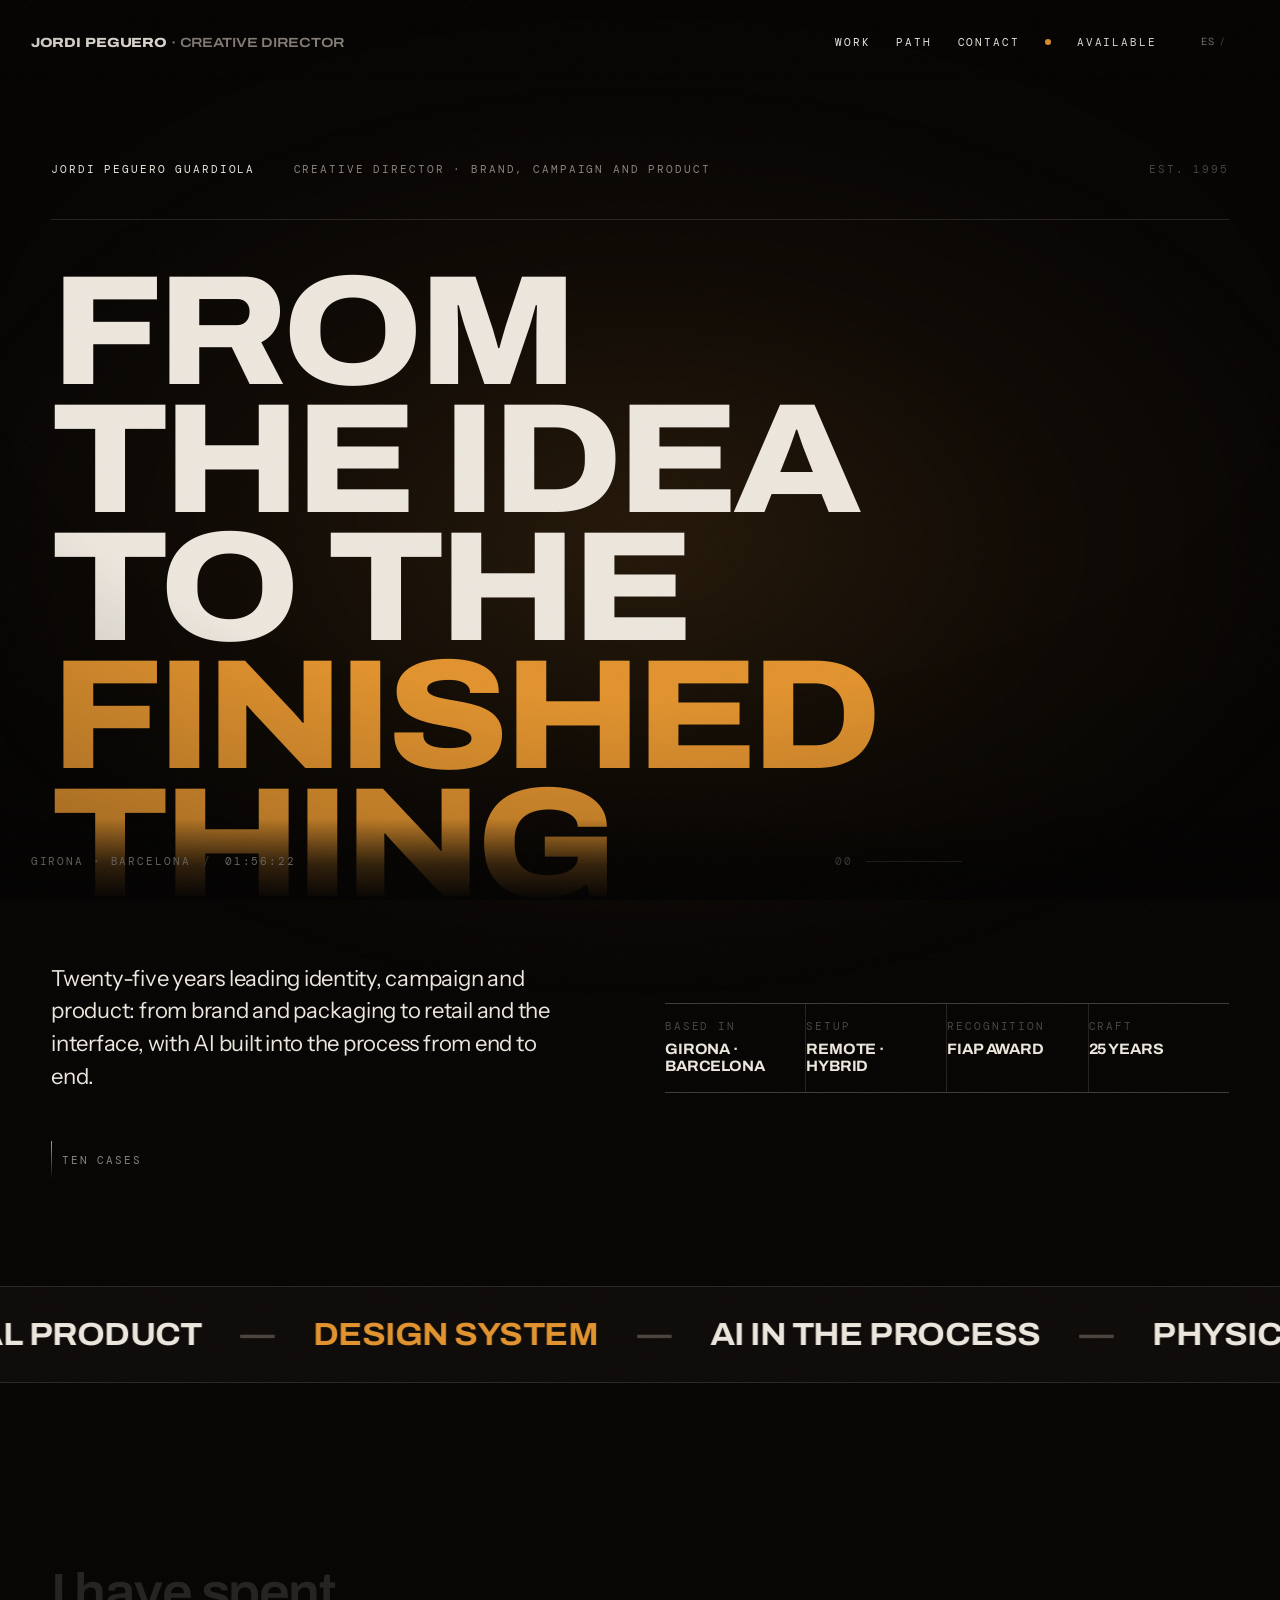
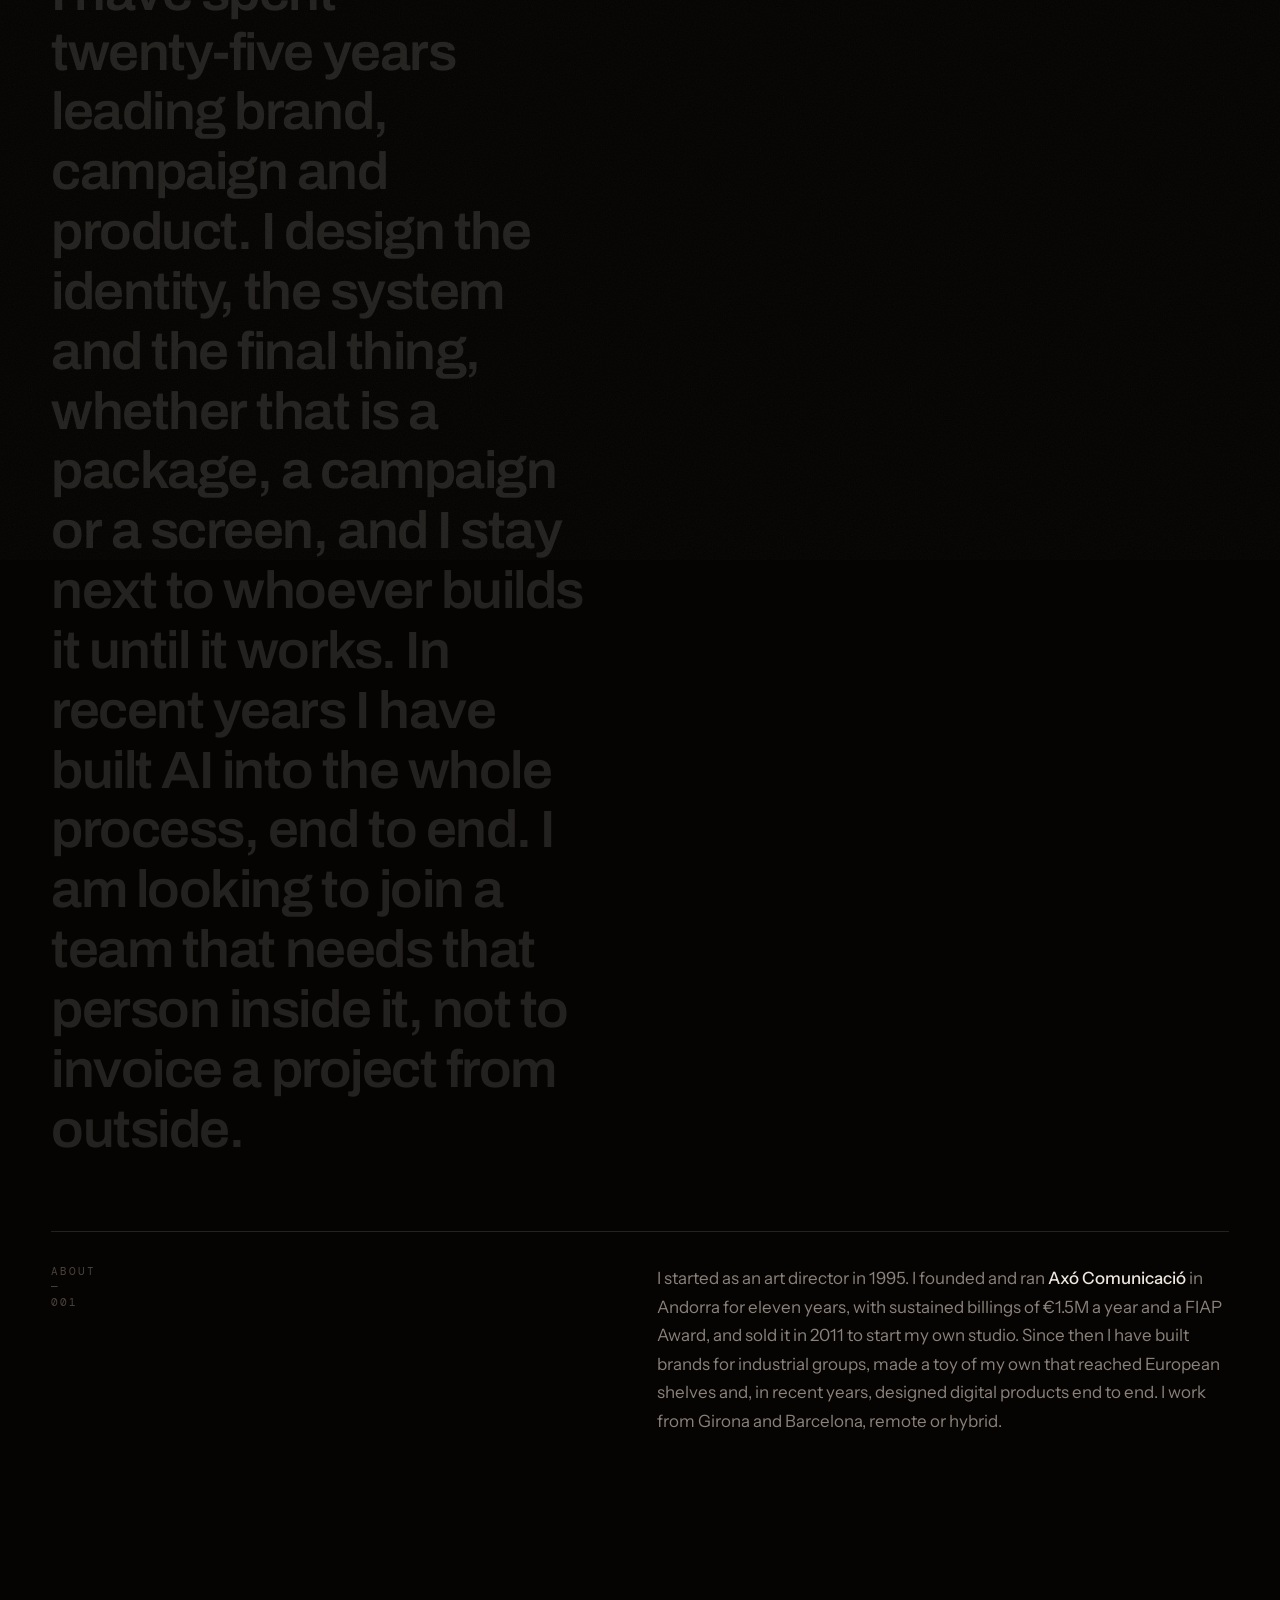
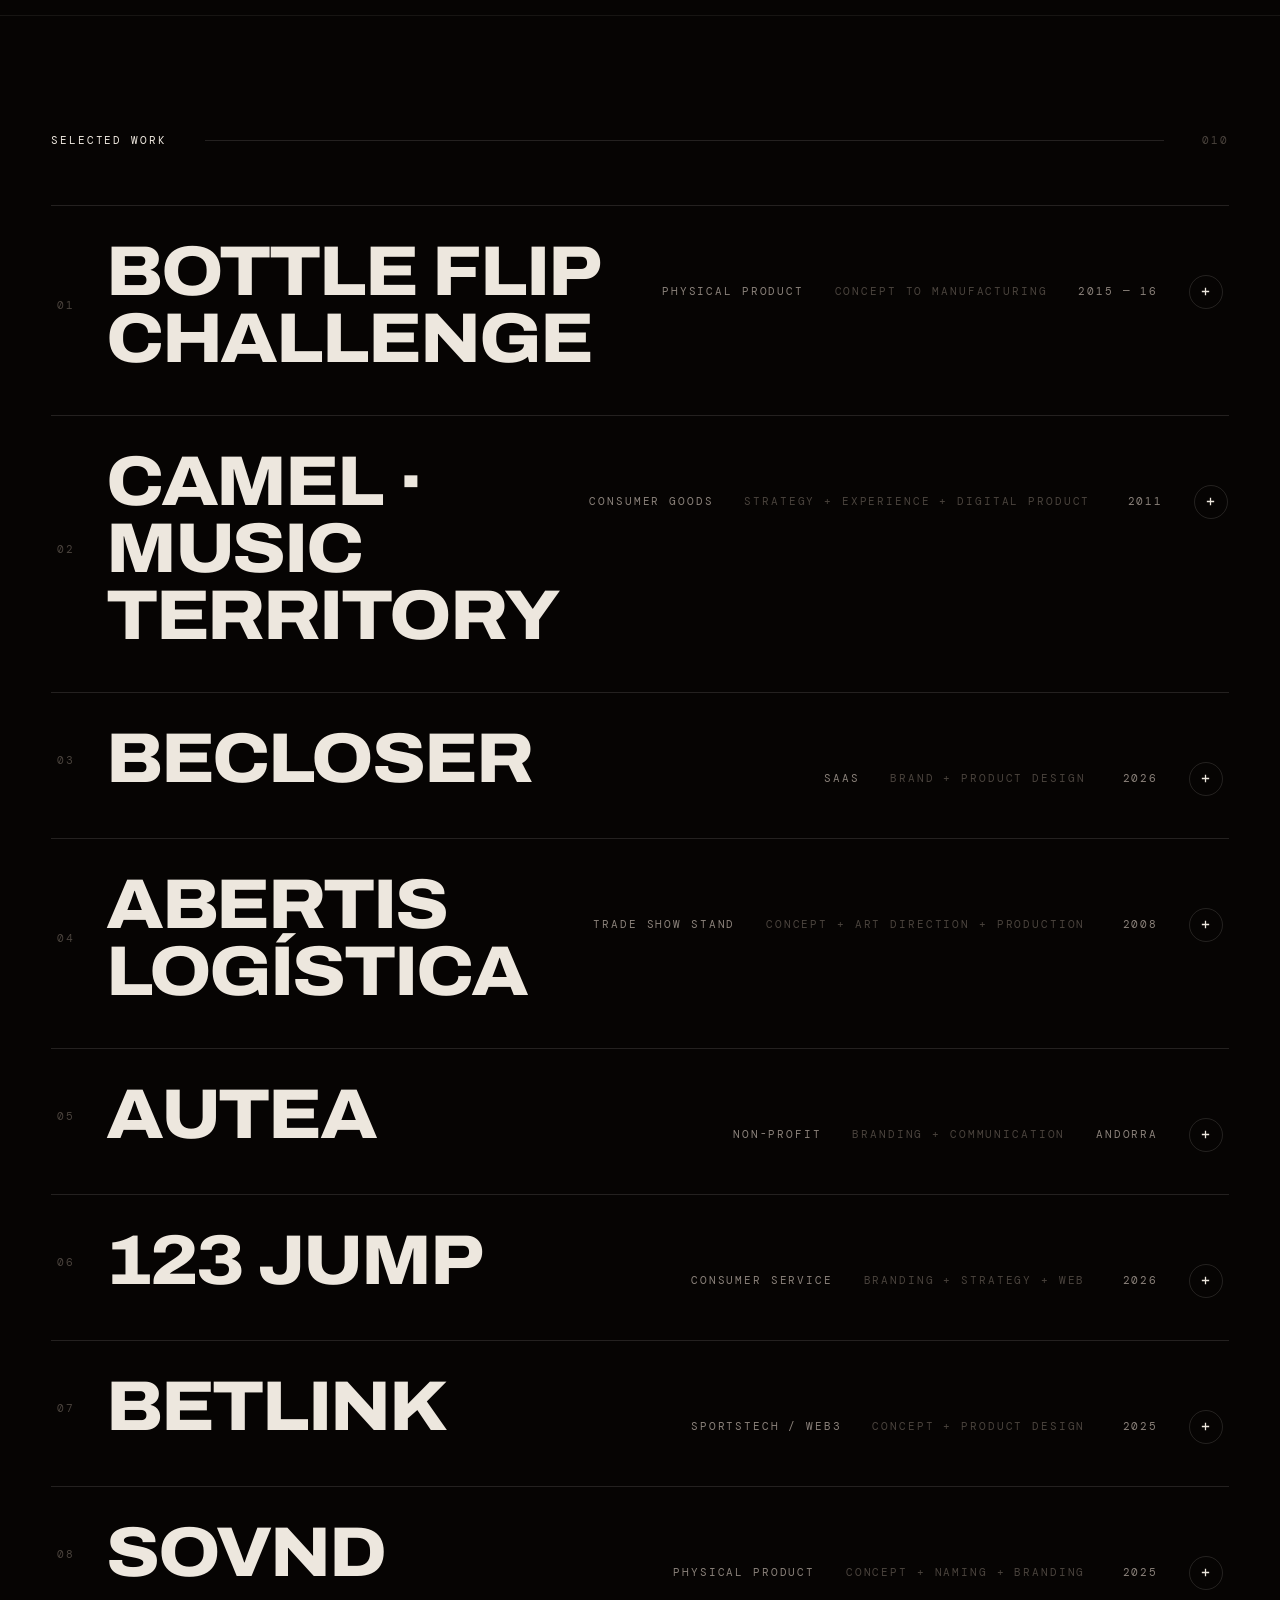
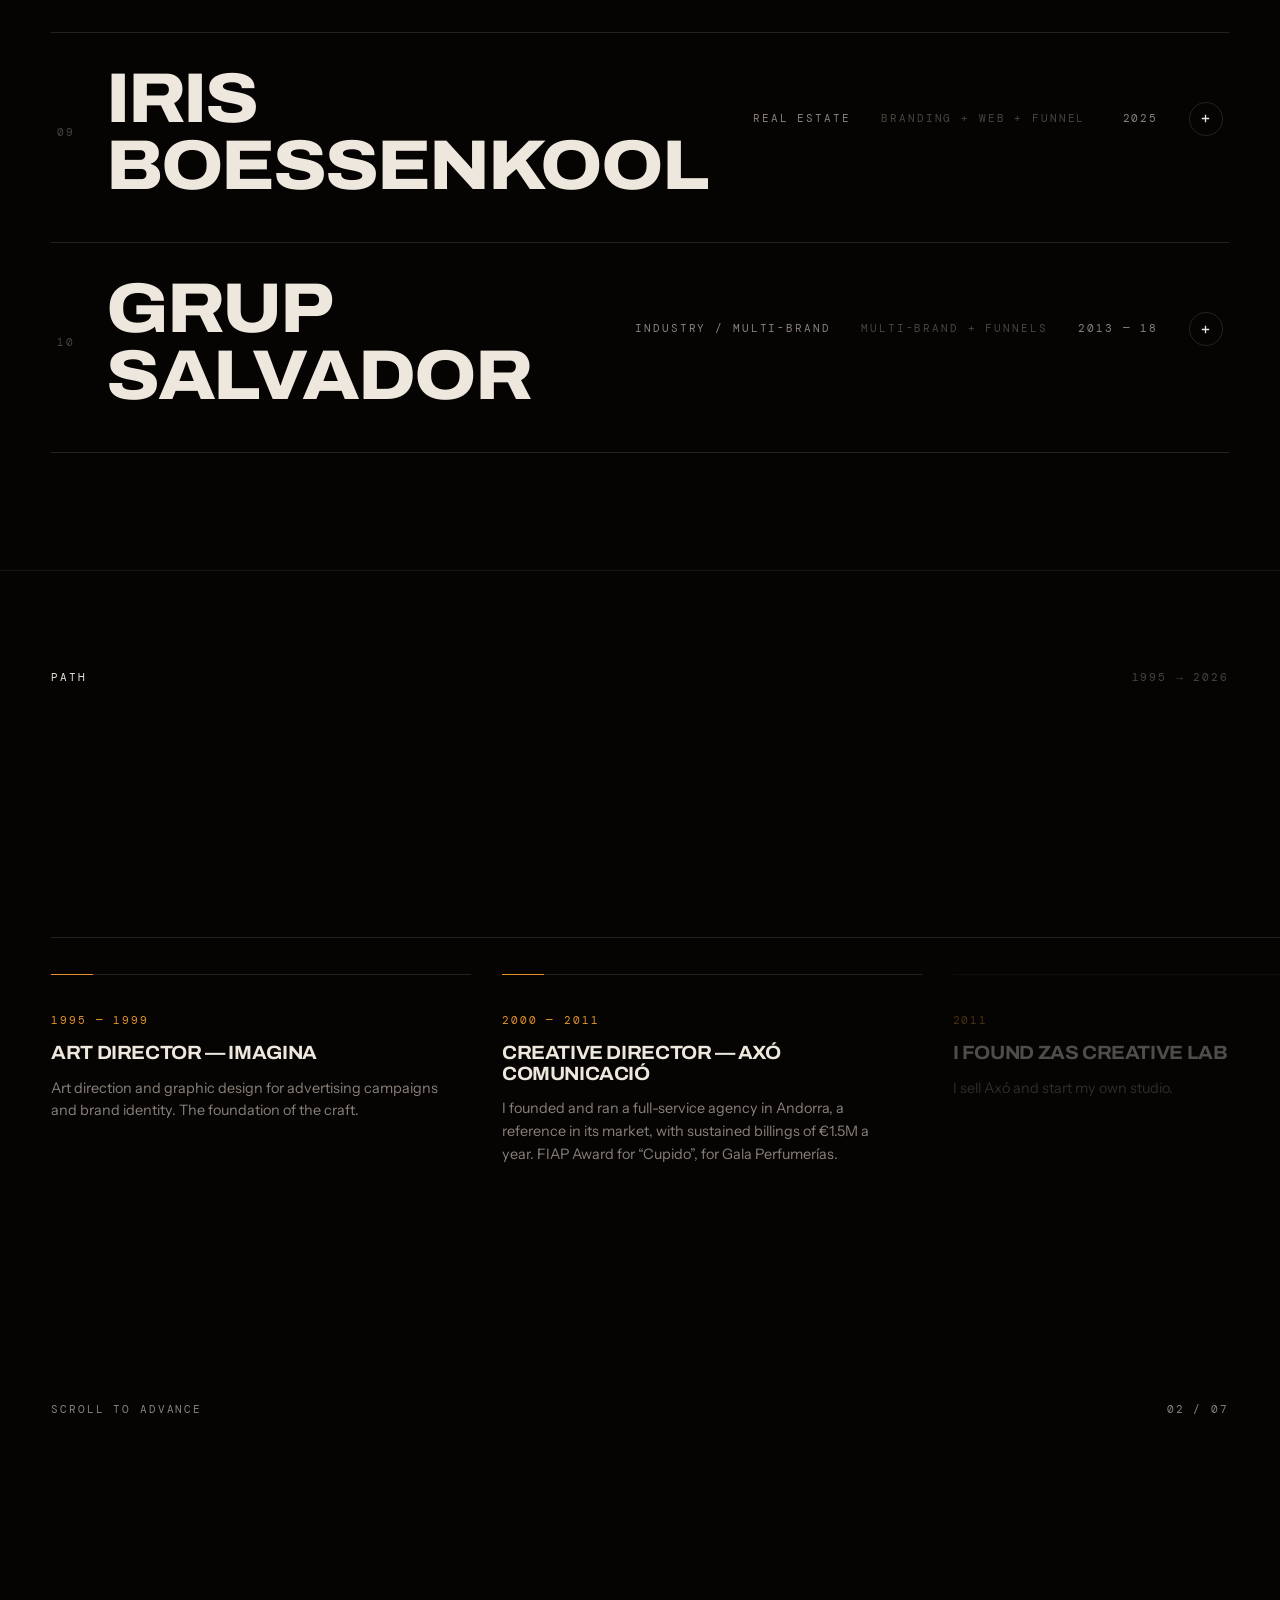
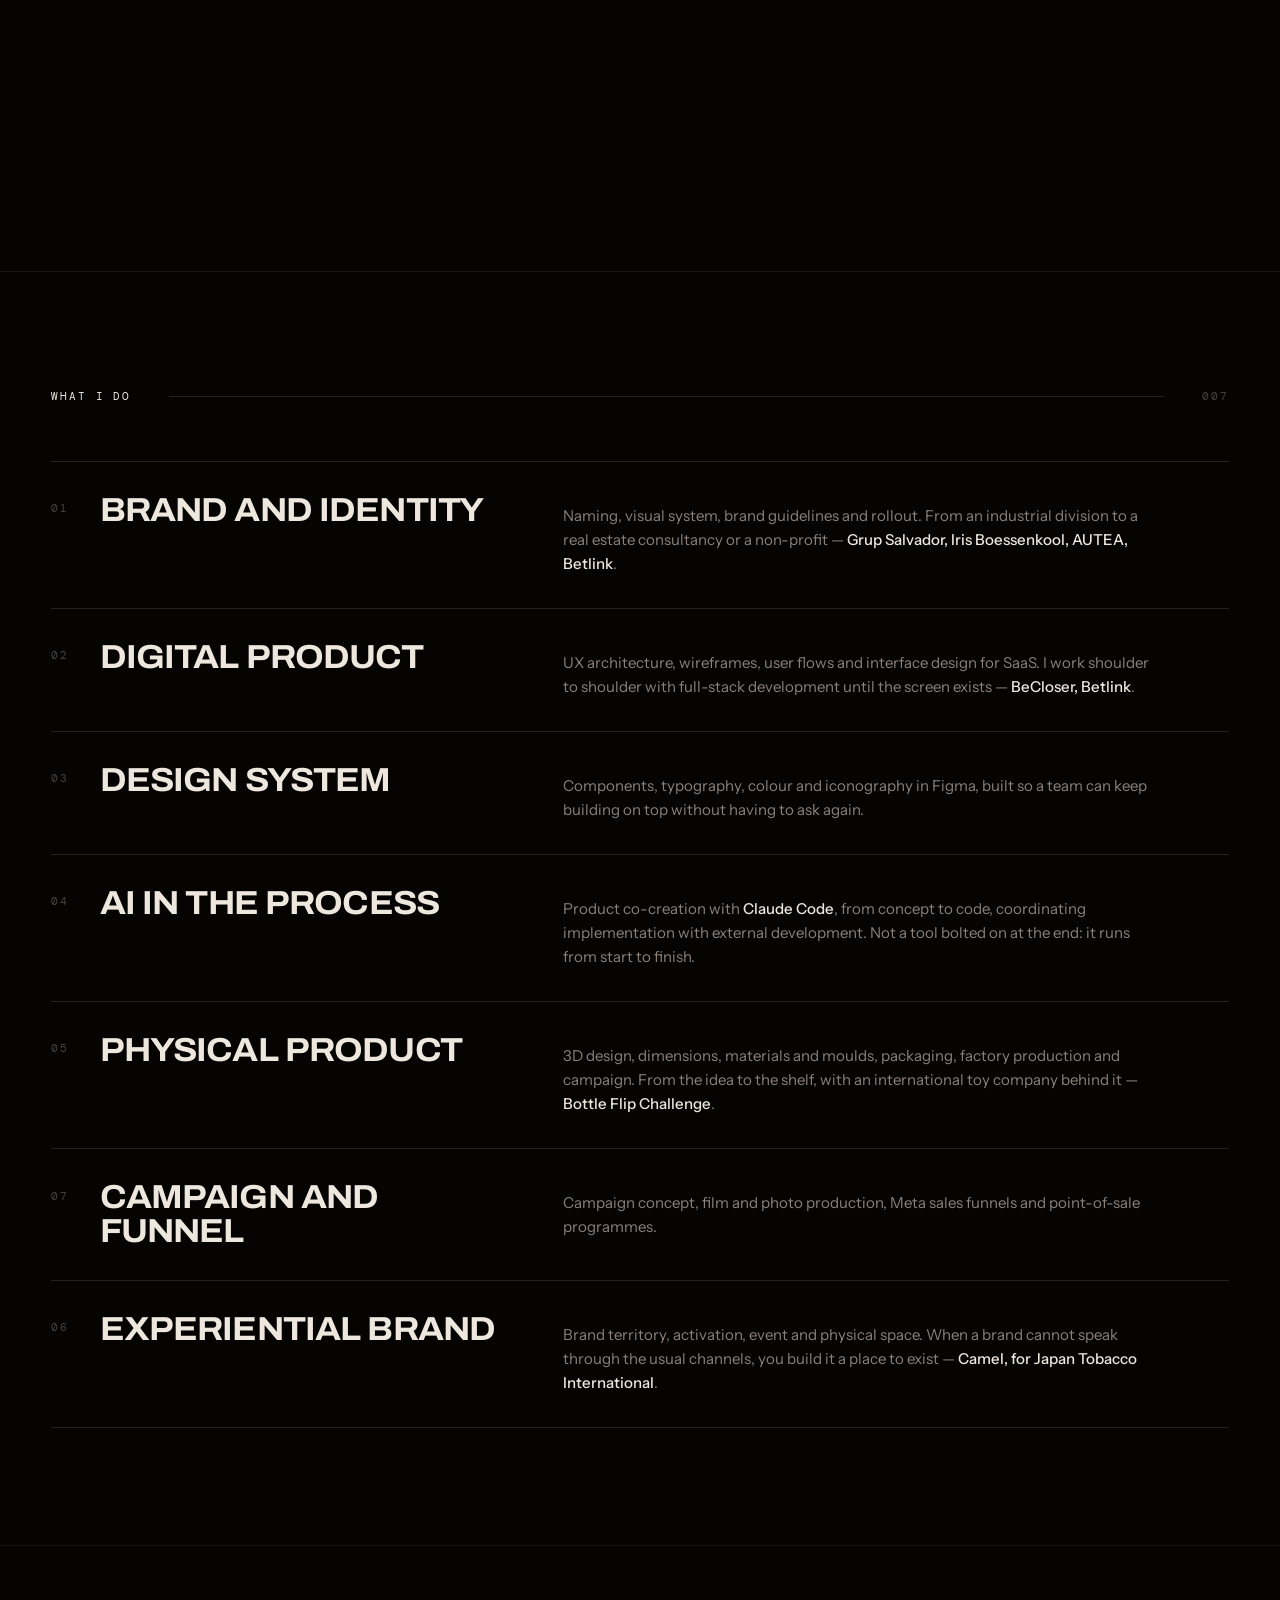
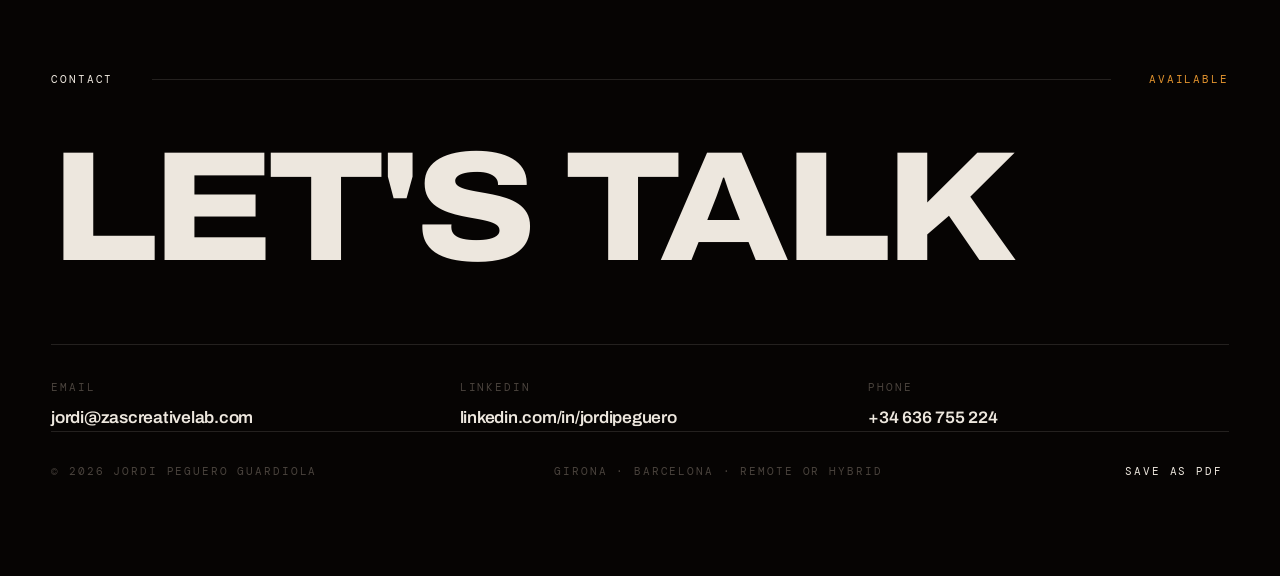
<file: portfolio/site/en/index.html>
<!doctype html><html lang="en"><head><meta charset=utf8><meta name=viewport content="width=device-width,initial-scale=1"><style>:root{color-scheme:light}body{margin:0;padding:0;font:14px -apple-system,BlinkMacSystemFont,sans-serif;background:#faf9f5;color:#141413}img{max-width:100%}
  .langsw{display:inline-flex;gap:0;align-items:center;margin-left:14px;font-size:10px;letter-spacing:.08em}
  .langsw a{color:var(--faint,#8a827a);text-decoration:none;padding:0 5px;transition:color .2s}
  .langsw a:hover{color:var(--ember,#c9873a)}
  .langsw a[aria-current="true"]{color:var(--ink,#f2efe9);font-weight:600}
  .langsw span{opacity:.35}
</style></head><body>
<title>Jordi Peguero — Creative Director · Brand, campaign and product</title>
<meta name="description" content="Creative director with 25 years leading brand identity, campaign and product. Girona and Barcelona. Brand, packaging, retail, digital product and AI built into the process.">
<meta property="og:title" content="Jordi Peguero — Creative Director">
<meta property="og:description" content="25 years leading identity, campaign and product. Ten cases, from a toy on European shelves to an AI SaaS.">
<meta property="og:type" content="website">
<meta name="theme-color" content="#141210">
<link rel="alternate" hreflang="es" href="https://jordipeguero.com/">
<link rel="alternate" hreflang="en" href="https://jordipeguero.com/en/">
<link rel="alternate" hreflang="x-default" href="https://jordipeguero.com/">
<link rel="canonical" href="https://jordipeguero.com/en/">
<link rel="stylesheet" href="https://fonts.googleapis.com/css2?family=Archivo:wdth,wght@62..125,100..900&family=DM+Mono:wght@300;400;500&family=Instrument+Sans:wght@400..700&display=swap">
<style>
/* ============================================================
   JORDI PEGUERO — PORTFOLIO
   Sistema: fondo único cálido casi negro, acento ámbar,
   Archivo (display) / Instrument Sans (cuerpo) / DM Mono (dato).
   ============================================================ */

*,*::before,*::after{box-sizing:border-box}
html,body,h1,h2,h3,h4,p,figure,blockquote,dl,dd,ul,ol{margin:0;padding:0}
ul,ol{list-style:none}
img,svg,video{display:block;max-width:100%}
button{font:inherit;color:inherit;background:none;border:0;cursor:pointer}
a{color:inherit;text-decoration:none}

:root{
  /* — tierra — */
  --ink:        #060403;
  --ink-raise:  #0D0A08;
  --ink-edge:   #16110D;
  --paper:      #EDE7DE;
  --paper-dim:  #8A817A;
  --paper-faint:#4A433D;
  --ember:      #E2932E;
  --ember-deep: #A8641A;
  --line:       rgba(237,231,222,.13);
  --line-soft:  rgba(237,231,222,.07);

  /* — tipo — */
  --display: 'Archivo', 'Archivo Narrow', 'Helvetica Neue', Arial, sans-serif;
  --body: 'Instrument Sans', system-ui, -apple-system, 'Segoe UI', sans-serif;
  --mono: 'DM Mono', ui-monospace, 'SF Mono', Menlo, Consolas, monospace;

  /* — medida — */
  --gutter: clamp(1.15rem, 4vw, 4.25rem);
  --max: 1720px;
  --chrome: clamp(1.1rem, 2.4vw, 2rem);

  /* — tiempo — */
  --ease: cubic-bezier(.16,1,.3,1);
  --ease-io: cubic-bezier(.65,.05,.36,1);
  --dur: .9s;

  color-scheme: dark;
}

html{-webkit-text-size-adjust:100%}
body{
  background:var(--ink);
  color:var(--paper);
  font-family:var(--body);
  font-size:clamp(.95rem,.4vw + .85rem,1.06rem);
  line-height:1.6;
  font-weight:400;
  -webkit-font-smoothing:antialiased;
  -moz-osx-font-smoothing:grayscale;
  overflow-x:hidden;
  text-rendering:optimizeLegibility;
}
body.is-locked{overflow:hidden}

::selection{background:var(--ember);color:var(--ink)}

:focus-visible{outline:2px solid var(--ember);outline-offset:4px;border-radius:2px}

/* ---------- primitivas tipográficas ---------- */
.d{
  font-family:var(--display);
  font-weight:800;
  font-stretch:112%;
  text-transform:uppercase;
  line-height:.85;
  letter-spacing:-.028em;
  text-wrap:balance;
}
.d--xl{font-size:clamp(3rem,12.2vw,12.5rem);line-height:.82;letter-spacing:-.038em}
.d--l{font-size:clamp(2.1rem,6.4vw,5.6rem);letter-spacing:-.032em}
.d--m{font-size:clamp(1.5rem,3vw,2.7rem);letter-spacing:-.022em}
.d--s{font-size:clamp(1.1rem,1.5vw,1.5rem);letter-spacing:-.012em;font-stretch:100%}

.mono{
  font-family:var(--mono);
  font-size:.688rem;
  font-weight:400;
  letter-spacing:.17em;
  text-transform:uppercase;
  line-height:1.4;
  font-variant-numeric:tabular-nums;
}
.dim{color:var(--paper-dim)}
.faint{color:var(--paper-faint)}
.ember{color:var(--ember)}

.lede{
  font-size:clamp(1.02rem,.7vw + .88rem,1.38rem);
  line-height:1.48;
  letter-spacing:-.011em;
  max-width:34ch;
  color:var(--paper);
}
.prose{max-width:60ch;color:var(--paper-dim);line-height:1.68}
.prose strong{color:var(--paper);font-weight:500}

/* ---------- rejilla ---------- */
.wrap{
  width:100%;
  max-width:var(--max);
  margin-inline:auto;
  padding-inline:var(--gutter);
}
.sec{position:relative;padding-block:clamp(5.5rem,13vh,10rem)}
.sec + .sec{border-top:1px solid var(--line-soft)}

.sec-head{
  display:grid;
  grid-template-columns:auto minmax(0,1fr) auto;
  gap:clamp(1rem,3vw,2.5rem);
  align-items:baseline;
  padding-bottom:clamp(2rem,5vw,3.5rem);
}
.sec-head .rule{height:1px;align-self:center;background:var(--line);transform-origin:left;transform:scaleX(0);transition:transform 1.2s var(--ease)}
.is-in .sec-head .rule,.sec-head.is-in .rule{transform:scaleX(1)}

/* ============================================================
   GRANO + CURSOR + CROMO
   ============================================================ */
.grain{
  position:fixed;inset:-140%;
  z-index:9000;pointer-events:none;
  opacity:.038;
  background-image:url("data:image/svg+xml,%3Csvg xmlns='http://www.w3.org/2000/svg' width='220' height='220'%3E%3Cfilter id='n'%3E%3CfeTurbulence type='fractalNoise' baseFrequency='.82' numOctaves='3' stitchTiles='stitch'/%3E%3C/filter%3E%3Crect width='100%25' height='100%25' filter='url(%23n)'/%3E%3C/svg%3E");
  animation:grain 5.6s steps(8) infinite;
  will-change:transform;
}
@keyframes grain{
  0%{transform:translate3d(0,0,0)}      12.5%{transform:translate3d(-4%,-3%,0)}
  25%{transform:translate3d(-7%,2%,0)}  37.5%{transform:translate3d(3%,-5%,0)}
  50%{transform:translate3d(-2%,6%,0)}  62.5%{transform:translate3d(5%,3%,0)}
  75%{transform:translate3d(-6%,-2%,0)} 87.5%{transform:translate3d(2%,5%,0)}
  100%{transform:translate3d(0,0,0)}
}

.scrim{position:fixed;left:0;right:0;z-index:790;pointer-events:none;height:clamp(62px,9vh,112px)}
.scrim--t{top:0;background:linear-gradient(180deg,var(--ink) 0%,rgba(6,4,3,.74) 44%,transparent 100%)}
.scrim--b{bottom:0;background:linear-gradient(0deg,var(--ink) 0%,rgba(6,4,3,.74) 44%,transparent 100%)}

.vignette{
  position:fixed;inset:0;z-index:8990;pointer-events:none;
  background:radial-gradient(120% 90% at 50% 40%, transparent 42%, rgba(0,0,0,.55) 100%);
}

.cursor,.cursor-dot{
  position:fixed;top:0;left:0;z-index:9500;
  pointer-events:none;border-radius:50%;
  mix-blend-mode:difference;
  opacity:0;
}
.cursor{
  width:42px;height:42px;margin:-21px 0 0 -21px;
  border:1px solid #fff;
  transition:width .45s var(--ease),height .45s var(--ease),margin .45s var(--ease),opacity .3s linear,background-color .35s var(--ease);
}
.cursor-dot{width:5px;height:5px;margin:-2.5px 0 0 -2.5px;background:#fff}
.cursor.is-active{width:82px;height:82px;margin:-41px 0 0 -41px;background:rgba(255,255,255,.14)}
.cursor.is-hidden{opacity:0 !important}
.cursor__label{
  position:absolute;inset:0;display:grid;place-items:center;
  font-family:var(--mono);font-size:.5rem;letter-spacing:.15em;text-transform:uppercase;
  color:#fff;opacity:0;transition:opacity .3s var(--ease);
}
.cursor.is-active .cursor__label{opacity:1}

/* cromo de esquinas */
.chrome{
  position:fixed;inset:0;z-index:800;pointer-events:none;
  padding:var(--chrome);
  display:grid;
  grid-template-columns:1fr auto;
  grid-template-rows:auto 1fr auto;
  gap:1rem;
  mix-blend-mode:normal;
}
.chrome > *{pointer-events:auto}
.chrome__tl{grid-column:1;grid-row:1;display:flex;align-items:center;gap:.7rem}
.chrome__tr{grid-column:2;grid-row:1;display:flex;align-items:center;gap:clamp(.8rem,2vw,1.8rem)}
.chrome__bl{grid-column:1;grid-row:3;display:flex;align-items:center;gap:.8rem}
.chrome__br{grid-column:2;grid-row:3;display:flex;align-items:center;gap:.8rem}

.mark{font-family:var(--display);font-weight:800;font-stretch:118%;text-transform:uppercase;font-size:.83rem;letter-spacing:-.01em;line-height:1}
.mark span{color:var(--paper-dim);font-weight:600}

.dot{
  width:6px;height:6px;border-radius:50%;background:var(--ember);
  box-shadow:0 0 0 0 rgba(226,147,46,.65);
  animation:pulse 2.6s var(--ease-io) infinite;
  flex:none;
}
@keyframes pulse{
  0%{box-shadow:0 0 0 0 rgba(226,147,46,.55)}
  70%{box-shadow:0 0 0 9px rgba(226,147,46,0)}
  100%{box-shadow:0 0 0 0 rgba(226,147,46,0)}
}

.navlink{position:relative;padding-block:.25rem}
.navlink::after{
  content:"";position:absolute;left:0;right:0;bottom:0;height:1px;
  background:currentColor;transform:scaleX(0);transform-origin:right;
  transition:transform .5s var(--ease);
}
.navlink:hover::after,.navlink:focus-visible::after{transform:scaleX(1);transform-origin:left}
.navlink[aria-current="true"]{color:var(--ember)}

.progress{
  position:relative;width:clamp(48px,8vw,96px);height:1px;background:var(--line);overflow:hidden;
}
.progress i{position:absolute;inset:0;background:var(--ember);transform:scaleX(0);transform-origin:left}

@media (max-width:760px){
  .chrome{padding:.85rem}
  .chrome__tr .navlink{display:none}
  .chrome__bl .sep,.chrome__bl .loc{display:none}
  .mark span{display:none}
}

/* ============================================================
   PRELOADER
   ============================================================ */
.loader{
  position:fixed;inset:0;z-index:9800;
  background:var(--ink);
  display:grid;
  grid-template-rows:1fr auto;
  padding:var(--chrome);
  transition:transform 1.15s var(--ease),visibility 0s linear 1.15s;
}
.loader.is-done{transform:translate3d(0,-101%,0);visibility:hidden}
.loader__mid{display:grid;place-items:center;overflow:hidden}
.loader__name{overflow:hidden}
.loader__name span{
  display:block;
  font-family:var(--display);font-weight:800;font-stretch:120%;
  text-transform:uppercase;font-size:clamp(1.6rem,7vw,4.6rem);
  letter-spacing:-.035em;line-height:1;
  transform:translate3d(0,105%,0);
  transition:transform 1s var(--ease) .1s;
}
.loader.is-ready .loader__name span{transform:none}
.loader__bot{display:flex;justify-content:space-between;align-items:flex-end;gap:1rem}
.loader__count{
  font-family:var(--mono);font-variant-numeric:tabular-nums;
  font-size:clamp(2.4rem,9vw,6rem);line-height:.9;letter-spacing:-.04em;
}
.loader__bar{position:absolute;left:0;right:0;bottom:0;height:1px;background:var(--line)}
.loader__bar i{display:block;height:100%;width:0;background:var(--ember)}

/* ============================================================
   HERO
   ============================================================ */
.hero{
  position:relative;
  min-height:100svh;
  display:flex;flex-direction:column;justify-content:flex-end;
  padding-top:clamp(7rem,18vh,12rem);
  padding-bottom:clamp(5rem,11vh,7.5rem);
  overflow:hidden;
}
.hero__glow{
  position:absolute;left:50%;top:42%;translate:-50% -50%;
  width:min(130vw,1500px);aspect-ratio:1.6/1;
  background:radial-gradient(ellipse at center, rgba(226,147,46,.14), rgba(226,147,46,.045) 38%, transparent 68%);
  filter:blur(28px);pointer-events:none;z-index:0;
}
.hero > .wrap{position:relative;z-index:1;width:100%}

.hero__eyebrow{
  display:flex;flex-wrap:wrap;gap:.6rem clamp(1rem,3vw,2.4rem);
  align-items:center;
  padding-bottom:clamp(1.4rem,3.5vw,2.6rem);
  border-bottom:1px solid var(--line);
  margin-bottom:clamp(1.6rem,4vw,3rem);
}
.hero__title{margin-bottom:clamp(2rem,5vw,3.4rem)}
.hero__title .ln{display:block;overflow:hidden}
.hero__title .ln > span{display:block;transform:translate3d(0,102%,0)}

.hero__foot{
  display:grid;
  grid-template-columns:1fr;
  gap:clamp(1.6rem,4vw,3rem);
  align-items:end;
}
@media (min-width:900px){
  .hero__foot{grid-template-columns:minmax(0,1fr) minmax(0,1.05fr);gap:clamp(2rem,6vw,6rem)}
}
.facts{
  display:grid;
  grid-template-columns:repeat(2,minmax(0,1fr));
  gap:1px;
  background:var(--line);
  border-block:1px solid var(--line);
}
@media (min-width:560px){.facts{grid-template-columns:repeat(4,minmax(0,1fr))}}
.fact{background:var(--ink);padding:.95rem 0 1.05rem;padding-right:.7rem}
.fact dt{margin-bottom:.4rem}
.fact dd{font-family:var(--display);font-weight:700;font-stretch:105%;font-size:.94rem;letter-spacing:-.01em;text-transform:uppercase;line-height:1.15}

.scrollcue{
  display:inline-flex;align-items:center;gap:.6rem;margin-top:clamp(2rem,5vw,3rem);
}
.scrollcue i{
  display:block;width:1px;height:38px;background:linear-gradient(var(--ember),transparent);
  animation:cue 2.2s var(--ease-io) infinite;transform-origin:top;
}
@keyframes cue{0%{transform:scaleY(0);opacity:0}35%{opacity:1}100%{transform:scaleY(1);opacity:0}}

/* ============================================================
   TICKER
   ============================================================ */
.ticker{
  position:relative;
  border-block:1px solid var(--line);
  padding-block:clamp(.9rem,2vw,1.35rem);
  overflow:hidden;
  background:var(--ink-raise);
}
.ticker__row{display:flex;width:max-content;will-change:transform}
.ticker__row > span{
  display:inline-flex;align-items:center;gap:clamp(1.4rem,3vw,2.6rem);
  padding-right:clamp(1.4rem,3vw,2.6rem);
  font-family:var(--display);font-weight:700;font-stretch:108%;
  text-transform:uppercase;letter-spacing:-.015em;
  font-size:clamp(1.1rem,2.5vw,2rem);
  white-space:nowrap;
}
.ticker__row b{color:var(--ember);font-weight:700}
.ticker em{font-style:normal;color:var(--paper-faint)}

/* ============================================================
   MANIFIESTO — revelado palabra a palabra ligado al scroll
   ============================================================ */
.manifest{padding-block:clamp(6rem,20vh,14rem)}
.manifest__body{
  font-family:var(--display);
  font-weight:600;font-stretch:104%;
  font-size:clamp(1.5rem,4.1vw,3.5rem);
  line-height:1.14;letter-spacing:-.028em;
  text-transform:none;
  max-width:20ch;
}
@media (min-width:900px){.manifest__body{max-width:17ch}}
.manifest__body w{display:inline-block;opacity:.13;transition:opacity .35s linear}
.manifest__body w.on{opacity:1}
.manifest__body w.key.on{color:var(--ember)}
.manifest__foot{
  display:grid;gap:clamp(1.4rem,3vw,2rem);
  margin-top:clamp(2.6rem,6vw,4.5rem);
  padding-top:clamp(1.4rem,3vw,2rem);
  border-top:1px solid var(--line);
  grid-template-columns:1fr;
}
@media (min-width:820px){.manifest__foot{grid-template-columns:auto minmax(0,52ch);gap:clamp(2rem,6vw,6rem)}}

/* ============================================================
   ÍNDICE DE TRABAJO
   ============================================================ */
.work{position:relative}
.index{border-top:1px solid var(--line)}

.row{
  position:relative;display:block;width:100%;text-align:left;
  border-bottom:1px solid var(--line);
  padding-block:clamp(1.25rem,2.6vw,2.1rem);
  overflow:hidden;
  transition:background-color .55s var(--ease);
  isolation:isolate;
}
.row::before{
  content:"";position:absolute;inset:0;z-index:-1;
  background:linear-gradient(90deg, rgba(226,147,46,.11), rgba(226,147,46,0) 62%);
  transform:scaleX(0);transform-origin:left;
  transition:transform .75s var(--ease);
}
.row:hover::before,.row:focus-visible::before{transform:scaleX(1)}

.row__in{
  display:grid;
  grid-template-columns:auto 1fr auto;
  align-items:baseline;
  gap:clamp(.7rem,2.4vw,2rem);
}
.row__num,.row__title{transition:transform .75s var(--ease),color .5s var(--ease)}
.row:hover .row__num,.row:hover .row__title{transform:translate3d(clamp(.4rem,1.2vw,1.4rem),0,0)}

.row__num{color:var(--paper-faint);align-self:center}
.row:hover .row__num{color:var(--ember)}
.row__title{
  font-family:var(--display);font-weight:800;font-stretch:110%;
  text-transform:uppercase;letter-spacing:-.03em;line-height:.95;
  font-size:clamp(1.75rem,5.6vw,4.4rem);
}
.row__meta{display:none}
@media (min-width:900px){
  .row__meta{display:flex;align-items:center;gap:clamp(1rem,2.4vw,2.2rem);justify-self:end;white-space:nowrap}
}
.row__cat{color:var(--paper-dim)}
.row__year{color:var(--paper-dim);min-width:6ch;text-align:right}
.row__go{
  display:grid;place-items:center;width:34px;height:34px;flex:none;
  border:1px solid var(--line);border-radius:50%;
  transition:background-color .5s var(--ease),border-color .5s var(--ease),transform .6s var(--ease),color .5s var(--ease);
}
.row:hover .row__go{background:var(--ember);border-color:var(--ember);color:var(--ink);transform:rotate(45deg)}
.row__sub{
  display:block;color:var(--paper-dim);font-size:.9rem;line-height:1.5;
  max-width:56ch;margin-top:.7rem;
}
@media (min-width:900px){
  .row__sub{
    max-width:44ch;margin-top:.55rem;
    opacity:0;transform:translate3d(0,-6px,0);
    max-height:0;overflow:hidden;
    transition:opacity .55s var(--ease),transform .7s var(--ease),max-height .7s var(--ease);
  }
  .row:hover .row__sub,.row:focus-visible .row__sub{opacity:1;transform:none;max-height:6rem}
}
.row__tags{display:flex;gap:.5rem;flex-wrap:wrap;margin-top:.7rem}
@media (min-width:900px){.row__tags{display:none}}
.tag{border:1px solid var(--line);padding:.2rem .55rem;border-radius:100px;color:var(--paper-dim)}

/* placa flotante que sigue al cursor */
.peek{
  position:fixed;top:0;left:0;z-index:700;
  width:clamp(230px,20vw,340px);aspect-ratio:4/5;
  margin:-1px 0 0 -1px;
  pointer-events:none;opacity:0;
  transform:translate3d(-50%,-50%,0) scale(.86);
  transition:opacity .45s var(--ease);
  overflow:hidden;will-change:transform;
}
.peek.on{opacity:1}
@media (max-width:899px),(pointer:coarse){.peek{display:none}}

/* ---------- placas generadas por caso ---------- */
.plate{
  position:relative;width:100%;height:100%;overflow:hidden;
  background:var(--ink-raise);
  border:1px solid var(--line);
  display:grid;align-content:end;
  padding:clamp(.9rem,1.5vw,1.4rem);
  isolation:isolate;
}
.plate::before,.plate::after{content:"";position:absolute;inset:0;z-index:-1}
.plate__label{
  font-family:var(--display);font-weight:800;font-stretch:114%;text-transform:uppercase;
  font-size:clamp(1.1rem,1.7vw,1.7rem);letter-spacing:-.03em;line-height:.92;
  mix-blend-mode:difference;color:#fff;
}
.plate__idx{position:absolute;top:clamp(.9rem,1.5vw,1.4rem);left:clamp(.9rem,1.5vw,1.4rem);color:rgba(237,231,222,.6);z-index:1}
/* soporte para foto real: <div class="plate" style="--img:url(...)"> */
.plate[style*="--img"]::after{
  background-image:var(--img);background-size:cover;background-position:center;
  opacity:1;mix-blend-mode:normal;
}

/* 01 becloser — anillos concéntricos, señal */
.plate--becloser::before{
  background:
    repeating-radial-gradient(circle at 62% 34%, rgba(226,147,46,.42) 0 1px, transparent 1px 13px),
    radial-gradient(circle at 62% 34%, rgba(226,147,46,.22), transparent 58%),
    linear-gradient(160deg,#0E0B08,#060403);
}
.plate--becloser::after{
  background:radial-gradient(circle at 62% 34%, rgba(226,147,46,.5) 0 2px, transparent 2px);
}
/* 02 betlink — rejilla diagonal + corte cromático */
.plate--betlink::before{
  background:
    repeating-linear-gradient(58deg, rgba(237,231,222,.16) 0 1px, transparent 1px 16px),
    repeating-linear-gradient(-58deg, rgba(226,147,46,.14) 0 1px, transparent 1px 22px),
    linear-gradient(200deg,#0B0A0C,#060403);
}
.plate--betlink::after{
  background:linear-gradient(105deg, transparent 44%, rgba(226,147,46,.3) 44% 46%, transparent 46%);
}
/* 03 bottle flip — arcos de giro */
.plate--bottle-flip-challenge::before{
  background:
    repeating-conic-gradient(from 210deg at 50% 78%, rgba(237,231,222,.11) 0 3deg, transparent 3deg 15deg),
    radial-gradient(ellipse at 50% 96%, rgba(226,147,46,.34), transparent 62%),
    linear-gradient(180deg,#0A0806,#060403);
}
.plate--bottle-flip-challenge::after{
  background:radial-gradient(ellipse 16% 26% at 50% 52%, rgba(237,231,222,.5), rgba(237,231,222,.06) 60%, transparent 72%);
}
/* 04 iris — bandas de horizonte */
.plate--iris-boessenkool::before{
  background:linear-gradient(178deg,#0A0908 0 38%, rgba(226,147,46,.3) 38% 39%, #0C0907 39% 63%, rgba(237,231,222,.14) 63% 63.6%, #060403 63.6%);
}
.plate--iris-boessenkool::after{
  background:linear-gradient(90deg, transparent 78%, rgba(237,231,222,.09) 78% 78.4%, transparent 78.4%);
}
/* 05 autea — trazo continuo (motivo real del proyecto) */
.plate--autea::before{background:linear-gradient(200deg,#0C0A09,#060403)}
.plate--autea svg{position:absolute;inset:0;width:100%;height:100%;z-index:0}
.plate--autea svg path{
  fill:none;stroke:var(--ember);stroke-width:1.4;stroke-linecap:round;
  stroke-dasharray:1400;stroke-dashoffset:1400;
}
.peek.on .plate--autea svg path,.sheet.is-open .plate--autea svg path{animation:draw 2.4s var(--ease) forwards}
@keyframes draw{to{stroke-dashoffset:0}}
/* 06 grup salvador — trama industrial */
.plate--grup-salvador::before{
  background:
    repeating-linear-gradient(90deg, rgba(237,231,222,.13) 0 2px, transparent 2px 11px),
    linear-gradient(180deg,#0B0A09,#060403);
}
.plate--grup-salvador::after{
  background:repeating-linear-gradient(0deg, rgba(226,147,46,.16) 0 1px, transparent 1px 34px);
}

/* archivo de casos: indexable e imprimible, invisible en pantalla */
.archive{position:absolute;left:0;top:0;width:1px;height:1px;overflow:hidden;clip-path:inset(50%);opacity:0;pointer-events:none}

/* ============================================================
   FICHA DE CASO (overlay)
   ============================================================ */
.sheet{
  position:fixed;inset:0;z-index:9200;
  background:var(--ink);
  visibility:hidden;
  transform:translate3d(0,100%,0);
  transition:transform 1s var(--ease),visibility 0s linear 1s;
  overflow:hidden;
}
.sheet.is-open{visibility:visible;transform:none;transition:transform 1s var(--ease),visibility 0s}
.sheet__scroll{height:100%;overflow-y:auto;overscroll-behavior:contain;-webkit-overflow-scrolling:touch}
.sheet__bar{
  position:sticky;top:0;z-index:3;
  display:flex;align-items:center;justify-content:space-between;gap:1rem;
  padding:var(--chrome);
  background:linear-gradient(var(--ink) 62%, transparent);
}
.close{
  display:inline-flex;align-items:center;gap:.6rem;
  border:1px solid var(--line);border-radius:100px;
  padding:.5rem .95rem .5rem .8rem;
  transition:border-color .5s var(--ease),background-color .5s var(--ease),color .5s var(--ease);
}
.close:hover{background:var(--paper);border-color:var(--paper);color:var(--ink)}
.close svg{width:11px;height:11px;transition:transform .6s var(--ease)}
.close:hover svg{transform:rotate(90deg)}

.sheet__hero{padding-bottom:clamp(2rem,5vw,3.5rem);border-bottom:1px solid var(--line)}
.sheet__kicker{display:flex;flex-wrap:wrap;gap:.5rem 1.4rem;align-items:center;margin-bottom:clamp(1rem,2.5vw,1.6rem)}
.sheet__title{margin-bottom:clamp(1.2rem,3vw,2rem)}
.sheet__grid{
  display:grid;grid-template-columns:1fr;gap:clamp(1.6rem,4vw,3rem);
  padding-block:clamp(2.2rem,5vw,4rem);
}
@media (min-width:940px){
  .sheet__grid{grid-template-columns:minmax(0,.85fr) minmax(0,1.15fr);gap:clamp(2.5rem,7vw,7rem)}
}
.sheet__plate{aspect-ratio:4/5;max-height:74vh}
@media (max-width:939px){.sheet__plate{aspect-ratio:16/10;max-height:none}}

.spec{display:grid;gap:clamp(1.6rem,3.5vw,2.6rem)}
.spec__item{display:grid;grid-template-columns:1fr;gap:.55rem;padding-top:1.1rem;border-top:1px solid var(--line)}
@media (min-width:620px){
  .spec__item{grid-template-columns:8.5rem minmax(0,1fr);gap:0 clamp(1rem,3vw,2.4rem)}
  .spec__item dt{padding-top:.28rem}
}
.spec__item dd{color:var(--paper);line-height:1.62;max-width:58ch}
.spec__item dd.dim{color:var(--paper-dim)}

.pull{
  margin-block:clamp(1.6rem,4vw,2.6rem);
  padding:clamp(1.2rem,2.6vw,2rem) 0 clamp(1.2rem,2.6vw,2rem) clamp(1.1rem,2.4vw,1.8rem);
  border-left:2px solid var(--ember);
  font-family:var(--display);font-weight:600;font-stretch:102%;
  font-size:clamp(1.12rem,1.9vw,1.62rem);line-height:1.3;letter-spacing:-.02em;
  max-width:44ch;
}
.pull cite{display:block;margin-top:.9rem;font-style:normal}

.outlink{
  display:inline-flex;align-items:center;gap:.7rem;
  border-bottom:1px solid var(--line);padding-bottom:.35rem;
  transition:border-color .5s var(--ease),color .5s var(--ease),gap .5s var(--ease);
}
.outlink:hover{color:var(--ember);border-color:var(--ember);gap:1.1rem}
.outlink svg{width:11px;height:11px}

.sheet__nav{
  display:flex;align-items:center;justify-content:space-between;gap:1rem;
  padding-block:clamp(1.5rem,3vw,2.2rem);
  border-top:1px solid var(--line);
}
.sheet__nav button{display:inline-flex;align-items:center;gap:.7rem;transition:color .4s var(--ease)}
.sheet__nav button:hover{color:var(--ember)}
.sheet__nav button:disabled{color:var(--paper-faint);cursor:default}

/* ============================================================
   RECORRIDO — raíl horizontal scrubbeado
   ============================================================ */
.track{position:relative;padding-block:0}
.track .rail__head{padding-top:clamp(4.5rem,11vh,8rem)}
.rail{position:sticky;top:0;height:100svh;overflow:hidden;display:grid;grid-template-rows:auto minmax(0,1fr) auto}
.rail__mid{align-self:center;display:grid;gap:clamp(1.5rem,4vh,2.8rem);min-width:0}
.rail__head{padding:0 var(--gutter) clamp(1.4rem,3vw,2.4rem);display:flex;align-items:baseline;justify-content:space-between;gap:1rem;flex-wrap:wrap}
.rail__line{position:relative;height:1px;background:var(--line);margin-inline:var(--gutter)}
.rail__line i{position:absolute;inset:0;background:var(--ember);transform-origin:left;transform:scaleX(0)}
.rail__strip{display:flex;align-items:flex-start;align-self:center;will-change:transform;padding-inline:var(--gutter);gap:0}
.stop{
  flex:none;width:min(78vw,420px);
  padding:clamp(1.6rem,3vw,2.4rem) clamp(1.2rem,2.4vw,2rem) 0 0;
  margin-right:clamp(1.2rem,2.4vw,2rem);
  border-top:1px solid var(--line);
  position:relative;
  opacity:.32;transition:opacity .6s var(--ease);
}
.stop.near{opacity:1}
.stop::before{
  content:"";position:absolute;top:-1px;left:0;width:0;height:1px;background:var(--ember);
  transition:width .8s var(--ease);
}
.stop.near::before{width:2.6rem}
.stop__yr{display:block;margin-bottom:.9rem;color:var(--ember)}
.stop__ttl{margin-bottom:.8rem;font-family:var(--display);font-weight:700;font-stretch:106%;text-transform:uppercase;font-size:clamp(1.02rem,1.5vw,1.4rem);letter-spacing:-.02em;line-height:1.08}
.stop__txt{color:var(--paper-dim);font-size:.9rem;line-height:1.58}
.rail__foot{padding:0 var(--gutter) clamp(2.6rem,6vh,4.2rem);display:flex;align-items:flex-end;justify-content:space-between;gap:1rem}

/* fallback vertical si no hay scrub (móvil estrecho) */
@media (max-width:640px){
  .rail{position:static;height:auto;display:block}
  .rail__mid{display:block}
  .rail__strip{display:grid;grid-template-columns:1fr;transform:none !important;gap:0;padding-inline:0}
  .stop{width:auto;opacity:1;margin-right:0;padding-right:0}
  .stop::before{width:2.6rem}
  .rail__line,.rail__foot{display:none}
  .track{height:auto !important}
  .rail__head{padding-inline:0}
}

/* ============================================================
   CAPACIDADES
   ============================================================ */
.caps{border-top:1px solid var(--line)}
.cap{
  border-bottom:1px solid var(--line);
  display:grid;grid-template-columns:auto 1fr;
  gap:clamp(.8rem,2.4vw,2rem);
  align-items:start;
  padding-block:clamp(1.3rem,2.6vw,2rem);
  transition:padding-left .6s var(--ease);
}
.cap:hover{padding-left:clamp(.4rem,1.2vw,1.2rem)}
.cap__n{color:var(--paper-faint);padding-top:.45rem}
.cap__b{display:grid;gap:.6rem}
@media (min-width:900px){
  .cap__b{grid-template-columns:minmax(0,.62fr) minmax(0,1fr);gap:clamp(1.5rem,4vw,4rem);align-items:baseline}
}
.cap__t{font-family:var(--display);font-weight:700;font-stretch:108%;text-transform:uppercase;font-size:clamp(1.2rem,2.6vw,2.1rem);letter-spacing:-.026em;line-height:1}
.cap__d{color:var(--paper-dim);font-size:.94rem;line-height:1.6;max-width:60ch}
.cap__d b{color:var(--paper);font-weight:500}

/* ============================================================
   CONTACTO
   ============================================================ */
.contact{padding-block:clamp(5rem,14vh,10rem) clamp(3rem,7vh,5rem)}
.contact__big{display:inline-block;position:relative}
.contact__big .d--xl{transition:transform .8s var(--ease)}
.contact__big:hover .d--xl{transform:translate3d(0,-.04em,0)}
.contact__big::after{
  content:"";position:absolute;left:0;right:0;bottom:.04em;height:clamp(2px,.4vw,5px);background:var(--ember);
  transform:scaleX(0);transform-origin:right;transition:transform .85s var(--ease);
}
.contact__big:hover::after{transform:scaleX(1);transform-origin:left}

.contact__grid{
  display:grid;grid-template-columns:1fr;gap:clamp(1.6rem,4vw,3rem);
  margin-top:clamp(2.4rem,6vw,4.5rem);
  padding-top:clamp(1.5rem,3vw,2.2rem);
  border-top:1px solid var(--line);
}
@media (min-width:760px){.contact__grid{grid-template-columns:repeat(3,minmax(0,1fr))}}
.contact__cell{display:grid;gap:.55rem;align-content:start}
.contact__cell a{
  font-family:var(--display);font-weight:600;font-stretch:104%;
  font-size:clamp(.98rem,1.3vw,1.18rem);letter-spacing:-.015em;
  display:inline-block;width:fit-content;position:relative;
}
.contact__cell a::after{
  content:"";position:absolute;left:0;right:0;bottom:-3px;height:1px;background:currentColor;
  transform:scaleX(0);transform-origin:right;transition:transform .55s var(--ease);
}
.contact__cell a:hover{color:var(--ember)}
.contact__cell a:hover::after{transform:scaleX(1);transform-origin:left}

.foot{
  border-top:1px solid var(--line);
  padding-block:clamp(1.2rem,2.6vw,1.8rem);
  display:flex;flex-wrap:wrap;gap:.8rem clamp(1rem,3vw,2.4rem);
  align-items:center;justify-content:space-between;
}

/* ============================================================
   ANIMACIÓN DE ENTRADA (IntersectionObserver)
   ============================================================ */
.rv > *{opacity:0;transform:translate3d(0,26px,0)}
.rv.is-in > *{opacity:1;transform:none;transition:opacity .95s var(--ease),transform 1.05s var(--ease)}
.rv.is-in > *:nth-child(1){transition-delay:.02s}
.rv.is-in > *:nth-child(2){transition-delay:.09s}
.rv.is-in > *:nth-child(3){transition-delay:.16s}
.rv.is-in > *:nth-child(4){transition-delay:.23s}
.rv.is-in > *:nth-child(5){transition-delay:.3s}
.rv.is-in > *:nth-child(6){transition-delay:.37s}

.rv-self{opacity:0;transform:translate3d(0,26px,0)}
.rv-self.is-in{opacity:1;transform:none;transition:opacity .95s var(--ease),transform 1.05s var(--ease)}

.ln-mask{overflow:hidden;display:block}
.ln-mask > span{display:block;transform:translate3d(0,102%,0);transition:transform 1.05s var(--ease)}
.is-in .ln-mask > span{transform:none}
.is-in .ln-mask:nth-child(2) > span{transition-delay:.07s}
.is-in .ln-mask:nth-child(3) > span{transition-delay:.14s}
.is-in .ln-mask:nth-child(4) > span{transition-delay:.21s}

.row{opacity:0;transform:translate3d(0,22px,0);transition:opacity .8s var(--ease),transform .9s var(--ease),background-color .55s var(--ease)}
.row.is-in{opacity:1;transform:none}

/* ============================================================
   MOVIMIENTO REDUCIDO
   ============================================================ */
@media (prefers-reduced-motion: reduce){
  *,*::before,*::after{
    animation-duration:.001ms !important;animation-iteration-count:1 !important;
    transition-duration:.001ms !important;scroll-behavior:auto !important;
  }
  .rv > *,.rv-self,.row{opacity:1 !important;transform:none !important}
  .ln-mask > span,.hero__title .ln > span,.loader__name span{transform:none !important}
  .manifest__body w{opacity:1 !important}
  .grain,.cursor,.cursor-dot,.peek{display:none !important}
  .rail{position:static;height:auto}
  .rail__strip{transform:none !important;flex-wrap:wrap}
  .stop{opacity:1}
  .track{height:auto !important}
}

/* ============================================================
   IMPRESIÓN — el mismo contenido, como CV de 2 páginas
   ============================================================ */
@media print{
  @page{size:A4;margin:16mm 15mm}
  *{background:transparent !important;box-shadow:none !important;text-shadow:none !important}
  html,body{background:#fff !important;color:#111 !important;font-size:9.6pt;line-height:1.42}
  /* el texto claro de pantalla tiene que volverse tinta sobre papel */
  .lede,.d,.row__title,.cap__t,.stop__ttl,.manifest__body,.manifest__body w,
  .spec__item dd,.prose strong,.contact__cell a,.fact dd,.pull,.mark,.outlink{color:#111 !important}
  .facts{border-block:.4pt solid #bbb;gap:0}
  .fact{border-right:.4pt solid #ddd;padding:1.5mm 3mm 1.5mm 0}
  .fact dd{font-size:9pt}
  .row__meta{gap:0 5mm}
  .row__in{gap:0 4mm}
  .grain,.vignette,.scrim,.cursor,.cursor-dot,.peek,.chrome,.loader,.ticker,.scrollcue,.hero__glow,.row__go,.sheet__bar,.sheet__nav,.rail__line,.rail__foot,.plate,.sheet__plate{display:none !important}
  .sec{padding-block:0 5mm;border:0}
  .sec + .sec{border-top:.4pt solid #bbb;padding-top:4mm}
  .wrap{padding:0;max-width:none}
  .hero{min-height:0;padding:0 0 6mm;display:block}
  .d--xl{font-size:26pt;line-height:.92}
  .d--l{font-size:15pt}
  .d--m{font-size:12pt}
  .lede{font-size:10.5pt;max-width:none}
  .mono{font-size:7pt;letter-spacing:.09em;color:#555}
  .dim,.faint,.prose,.cap__d,.stop__txt,.row__sub,.spec__item dd.dim{color:#444 !important}
  .ember,.stop__yr,.row__num{color:#8a5a12 !important}
  .rv > *,.rv-self,.row,.ln-mask > span,.hero__title .ln > span{opacity:1 !important;transform:none !important}
  .manifest{padding-block:0 6mm}
  .manifest__body{font-size:12pt;max-width:none;line-height:1.3}
  .manifest__body w{opacity:1 !important;color:inherit !important}
  .row{page-break-inside:avoid;padding-block:2mm;border-bottom:.4pt solid #ccc}
  .row__title{font-size:14pt}
  .row__sub{opacity:1 !important;max-height:none !important;transform:none !important;max-width:none}
  .row__meta{display:flex !important}
  .sheet{display:none !important}
  .archive{position:static;width:auto;height:auto;clip-path:none;opacity:1;overflow:visible;pointer-events:auto;page-break-before:always}
  #trabajo .row__sub,#trabajo .row__tags{display:none !important}
  .archive .case{page-break-inside:avoid;padding-top:4mm}
  .archive .sheet__hero{border-bottom:.4pt solid #bbb;padding-bottom:2.5mm}
  .archive .sheet__title{font-size:15pt;margin-bottom:1.5mm}
  .archive .sheet__kicker{gap:0 4mm;margin-bottom:1.5mm}
  .archive .lede{font-size:9.6pt;line-height:1.35}
  .archive .spec{gap:2mm}
  .archive .spec__item dd{max-width:none}
  .archive .outlink{border:0;padding:0}
  .sheet__grid{display:block;padding-block:0}
  .spec__item{page-break-inside:avoid;border-top:.4pt solid #ccc;padding-top:1.5mm;gap:0 6mm;grid-template-columns:24mm minmax(0,1fr)}
  .pull{border-left:1.2pt solid #8a5a12;font-size:10pt}
  .rail{position:static;height:auto;display:block}
  .rail__mid{display:block}
  .rail__strip{display:block;padding:0}
  .stop{width:auto;opacity:1 !important;margin:0;padding:2.5mm 0 0;page-break-inside:avoid;border-top:.4pt solid #ccc}
  .cap{page-break-inside:avoid;padding-block:2.5mm}
  .contact{padding-block:4mm 0}
  .contact__big .d--xl{font-size:20pt}
  a[href^="http"]::after,a[href^="mailto"]::after{content:" (" attr(href) ")";font-family:var(--mono);font-size:6.6pt;color:#666;word-break:break-all}
  .navlink::after,.contact__cell a::after,.contact__big::after{display:none}
}
</style>

<!-- ══ PRELOADER ══ -->
<div class="loader" id="loader" aria-hidden="true">
  <div class="loader__mid">
    <div class="loader__name"><span>Jordi Peguero</span></div>
  </div>
  <div class="loader__bot">
    <p class="mono dim">Creative Director<br>Brand and Digital Product</p>
    <p class="loader__count" id="count">000</p>
  </div>
  <div class="loader__bar"><i id="bar"></i></div>
</div>

<!-- ══ ATMÓSFERA ══ -->
<div class="grain" aria-hidden="true"></div>
<div class="scrim scrim--t" aria-hidden="true"></div>
<div class="scrim scrim--b" aria-hidden="true"></div>
<div class="vignette" aria-hidden="true"></div>
<div class="cursor" id="cursor" aria-hidden="true"><span class="cursor__label" id="cursorLabel"></span></div>
<div class="cursor-dot" id="cursorDot" aria-hidden="true"></div>
<div class="peek" id="peek" aria-hidden="true"></div>

<!-- ══ CROMO ══ -->
<div class="chrome" aria-hidden="false">
  <div class="chrome__tl">
    <a href="#top" class="mark" data-cursor="Inicio">Jordi Peguero <span>· Creative Director</span></a>
  </div>
  <nav class="chrome__tr" aria-label="Sections">
    <a class="mono navlink" href="#trabajo">Work</a>
    <a class="mono navlink" href="#recorrido">Path</a>
    <a class="mono navlink" href="#contacto">Contact</a>
    <span class="dot" aria-hidden="true"></span>
    <span class="mono">Available</span>
  <span class="langsw"><a href="../"  hreflang="es" lang="es">ES</a><span>/</span><a href="./" aria-current="true" hreflang="en" lang="en">EN</a></span></nav>
  <div class="chrome__bl">
    <span class="mono dim loc">Girona · Barcelona</span>
    <span class="mono faint sep" aria-hidden="true">/</span>
    <span class="mono dim" id="clock">--:--:--</span>
  </div>
  <div class="chrome__br">
    <span class="mono faint" id="pct">00</span>
    <span class="progress" aria-hidden="true"><i id="pbar"></i></span>
  </div>
</div>

<main id="top">

<!-- ══ HERO ══ -->
<header class="hero">
  <div class="hero__glow" aria-hidden="true"></div>
  <div class="wrap">
    <div class="hero__eyebrow">
      <span class="mono">Jordi Peguero Guardiola</span>
      <span class="mono dim">Creative Director · Brand, campaign and product</span>
      <span class="mono faint" style="margin-left:auto">Est. 1995</span>
    </div>

    <h1 class="d d--xl hero__title" id="heroTitle">
      <span class="ln"><span>From the idea</span></span>
      <span class="ln"><span>to the <em class="ember" style="font-style:normal">finished thing</em></span></span>
    </h1>

    <div class="hero__foot">
      <p class="lede rv-self">Twenty-five years leading identity, campaign and product: from brand and packaging to retail and the interface, with AI built into the process from end to end.</p>

      <dl class="facts rv-self">
        <div class="fact"><dt class="mono faint">Based in</dt><dd>Girona · Barcelona</dd></div>
        <div class="fact"><dt class="mono faint">Setup</dt><dd>Remote · Hybrid</dd></div>
        <div class="fact"><dt class="mono faint">Recognition</dt><dd>FIAP Award</dd></div>
        <div class="fact"><dt class="mono faint">Craft</dt><dd>25 years</dd></div>
      </dl>
    </div>

    <a class="scrollcue mono dim" href="#trabajo" data-cursor="Scroll"><i aria-hidden="true"></i>Ten cases</a>
  </div>
</header>

<!-- ══ TICKER ══ -->
<div class="ticker" aria-hidden="true">
  <div class="ticker__row" id="ticker">
    <span><em>—</em> Brand and identity <em>—</em> Digital product <em>—</em> <b>Design system</b> <em>—</em> AI in the process <em>—</em> Physical product <em>—</em> <b>Campaign and funnel</b> </span>
    <span><em>—</em> Brand and identity <em>—</em> Digital product <em>—</em> <b>Design system</b> <em>—</em> AI in the process <em>—</em> Physical product <em>—</em> <b>Campaign and funnel</b> </span>
  </div>
</div>

<!-- ══ MANIFIESTO ══ -->
<section class="sec manifest" id="acerca">
  <div class="wrap">
    <p class="manifest__body" id="manifest">I have spent twenty-five years leading brand, campaign and product. I design the identity, the system and the final thing, whether that is a package, a campaign or a screen, and I stay next to whoever builds it until it works. In recent years I have built AI into the whole process, end to end. I am looking to join a team that needs that person inside it, not to invoice a project from outside.</p>

    <div class="manifest__foot">
      <p class="mono faint">About<br>—<br>001</p>
      <p class="prose">I started as an art director in 1995. I founded and ran <strong>Axó Comunicació</strong> in Andorra for eleven years, with sustained billings of €1.5M a year and a FIAP Award, and sold it in 2011 to start my own studio. Since then I have built brands for industrial groups, made a toy of my own that reached European shelves and, in recent years, designed digital products end to end. I work from Girona and Barcelona, remote or hybrid.</p>
    </div>
  </div>
</section>

<!-- ══ TRABAJO ══ -->
<section class="sec work" id="trabajo">
  <div class="wrap">
    <div class="sec-head rv-self">
      <h2 class="mono">Selected work</h2>
      <span class="rule" aria-hidden="true"></span>
      <span class="mono faint" style="grid-column:3">010</span>
    </div>

    <div class="index" id="index">

      <button class="row" data-case="0" data-cursor="Open">
        <span class="row__in">
          <span class="mono row__num">01</span>
          <span class="row__title">Bottle Flip Challenge</span>
          <span class="row__meta">
            <span class="mono row__cat">Physical product</span>
            <span class="mono faint">Concept to Manufacturing</span>
            <span class="mono row__year">2015 — 16</span>
            <span class="row__go" aria-hidden="true">
              <svg viewBox="0 0 12 12" width="11" height="11" fill="none" stroke="currentColor" stroke-width="1.4"><path d="M2 6h8M6 2v8"/></svg>
            </span>
          </span>
        </span>
        <span class="row__sub">My own product, from the idea to the mould: physical design, brand, packaging and campaign, licensed and manufactured by one of the big European toy groups.</span>
        <span class="row__tags"><span class="mono tag">Toy</span><span class="mono tag">2015 — 16</span><span class="mono tag">Giochi Preziosi</span></span>
      </button>

      <button class="row" data-case="1" data-cursor="Open">
        <span class="row__in">
          <span class="mono row__num">02</span>
          <span class="row__title">Camel · Music territory</span>
          <span class="row__meta">
            <span class="mono row__cat">Consumer goods</span>
            <span class="mono faint">Strategy + Experience + Digital product</span>
            <span class="mono row__year">2011</span>
            <span class="row__go" aria-hidden="true">
              <svg viewBox="0 0 12 12" width="11" height="11" fill="none" stroke="currentColor" stroke-width="1.4"><path d="M2 6h8M6 2v8"/></svg>
            </span>
          </span>
        </span>
        <span class="row__sub">A complete brand territory for Camel in a market where advertising is closed: major festivals with projection mapping, curated music at point of sale, an augmented-reality app in 2011 and a nightclub of its own run for three years.</span>
        <span class="row__tags"><span class="mono tag">Consumer goods</span><span class="mono tag">JTI</span><span class="mono tag">Augmented reality</span></span>
      </button>

      <button class="row" data-case="2" data-cursor="Open">
        <span class="row__in">
          <span class="mono row__num">03</span>
          <span class="row__title">BeCloser</span>
          <span class="row__meta">
            <span class="mono row__cat">SaaS</span>
            <span class="mono faint">Brand + Product Design</span>
            <span class="mono row__year">2026</span>
            <span class="row__go" aria-hidden="true">
              <svg viewBox="0 0 12 12" width="11" height="11" fill="none" stroke="currentColor" stroke-width="1.4"><path d="M2 6h8M6 2v8"/></svg>
            </span>
          </span>
        </span>
        <span class="row__sub">An AI SaaS that automates sales proposals. Concept, brand, design system and co-development of the product with Claude Code.</span>
        <span class="row__tags"><span class="mono tag">SaaS</span><span class="mono tag">2026</span><span class="mono tag">Ongoing</span></span>
      </button>

      <button class="row" data-case="3" data-cursor="Open">
        <span class="row__in">
          <span class="mono row__num">04</span>
          <span class="row__title">Abertis Logística</span>
          <span class="row__meta">
            <span class="mono row__cat">Trade show stand</span>
            <span class="mono faint">Concept + Art direction + Production</span>
            <span class="mono row__year">2008</span>
            <span class="row__go" aria-hidden="true">
              <svg viewBox="0 0 12 12" width="11" height="11" fill="none" stroke="currentColor" stroke-width="1.4"><path d="M2 6h8M6 2v8"/></svg>
            </span>
          </span>
        </span>
        <span class="row__sub">A stand for SIL built from link-shaped volumes, a visual piece for every node of the network, and an LED wall that sensed visitors’ movement through camera analysis.</span>
        <span class="row__tags"><span class="mono tag">Stand</span><span class="mono tag">2008</span><span class="mono tag">Interactive</span></span>
      </button>

      <button class="row" data-case="4" data-cursor="Open">
        <span class="row__in">
          <span class="mono row__num">05</span>
          <span class="row__title">AUTEA</span>
          <span class="row__meta">
            <span class="mono row__cat">Non-profit</span>
            <span class="mono faint">Branding + Communication</span>
            <span class="mono row__year">Andorra</span>
            <span class="row__go" aria-hidden="true">
              <svg viewBox="0 0 12 12" width="11" height="11" fill="none" stroke="currentColor" stroke-width="1.4"><path d="M2 6h8M6 2v8"/></svg>
            </span>
          </span>
        </span>
        <span class="row__sub">Full identity and communication for an Andorran organisation supporting families of children on the autism spectrum. The work I am proudest of in 25 years.</span>
        <span class="row__tags"><span class="mono tag">Non-profit</span><span class="mono tag">Andorra</span><span class="mono tag">Favourite case</span></span>
      </button>

      <button class="row" data-case="5" data-cursor="Open">
        <span class="row__in">
          <span class="mono row__num">06</span>
          <span class="row__title">123 Jump</span>
          <span class="row__meta">
            <span class="mono row__cat">Consumer service</span>
            <span class="mono faint">Branding + Strategy + Web</span>
            <span class="mono row__year">2026</span>
            <span class="row__go" aria-hidden="true">
              <svg viewBox="0 0 12 12" width="11" height="11" fill="none" stroke="currentColor" stroke-width="1.4"><path d="M2 6h8M6 2v8"/></svg>
            </span>
          </span>
        </span>
        <span class="row__sub">Brand, communication and website for a swimming school aimed at expat families in the Netherlands.</span>
        <span class="row__tags"><span class="mono tag">Consumer</span><span class="mono tag">2026</span><span class="mono tag">Netherlands</span></span>
      </button>

      <button class="row" data-case="6" data-cursor="Open">
        <span class="row__in">
          <span class="mono row__num">07</span>
          <span class="row__title">Betlink</span>
          <span class="row__meta">
            <span class="mono row__cat">Sportstech / Web3</span>
            <span class="mono faint">Concept + Product Design</span>
            <span class="mono row__year">2025</span>
            <span class="row__go" aria-hidden="true">
              <svg viewBox="0 0 12 12" width="11" height="11" fill="none" stroke="currentColor" stroke-width="1.4"><path d="M2 6h8M6 2v8"/></svg>
            </span>
          </span>
        </span>
        <span class="row__sub">Product concept for a long-tail sports betting platform, designed so that content creators could monetise their own channel.</span>
        <span class="row__tags"><span class="mono tag">Sportstech</span><span class="mono tag">2025</span><span class="mono tag">6 months</span></span>
      </button>

      <button class="row" data-case="7" data-cursor="Open">
        <span class="row__in">
          <span class="mono row__num">08</span>
          <span class="row__title">Sovnd</span>
          <span class="row__meta">
            <span class="mono row__cat">Physical product</span>
            <span class="mono faint">Concept + Naming + Branding</span>
            <span class="mono row__year">2025</span>
            <span class="row__go" aria-hidden="true">
              <svg viewBox="0 0 12 12" width="11" height="11" fill="none" stroke="currentColor" stroke-width="1.4"><path d="M2 6h8M6 2v8"/></svg>
            </span>
          </span>
        </span>
        <span class="row__sub">Concept, naming and brand for high-end headphones made in China, built to hold a premium position.</span>
        <span class="row__tags"><span class="mono tag">Product</span><span class="mono tag">2025</span><span class="mono tag">On hold</span></span>
      </button>

      <button class="row" data-case="8" data-cursor="Open">
        <span class="row__in">
          <span class="mono row__num">09</span>
          <span class="row__title">Iris Boessenkool</span>
          <span class="row__meta">
            <span class="mono row__cat">Real estate</span>
            <span class="mono faint">Branding + Web + Funnel</span>
            <span class="mono row__year">2025</span>
            <span class="row__go" aria-hidden="true">
              <svg viewBox="0 0 12 12" width="11" height="11" fill="none" stroke="currentColor" stroke-width="1.4"><path d="M2 6h8M6 2v8"/></svg>
            </span>
          </span>
        </span>
        <span class="row__sub">Branding, website and acquisition funnel for a real estate consultancy on the Costa Brava, done end to end.</span>
        <span class="row__tags"><span class="mono tag">Real estate</span><span class="mono tag">2025</span><span class="mono tag">3 months</span></span>
      </button>

      <button class="row" data-case="9" data-cursor="Open">
        <span class="row__in">
          <span class="mono row__num">10</span>
          <span class="row__title">Grup Salvador</span>
          <span class="row__meta">
            <span class="mono row__cat">Industry / Multi-brand</span>
            <span class="mono faint">Multi-brand + Funnels</span>
            <span class="mono row__year">2013 — 18</span>
            <span class="row__go" aria-hidden="true">
              <svg viewBox="0 0 12 12" width="11" height="11" fill="none" stroke="currentColor" stroke-width="1.4"><path d="M2 6h8M6 2v8"/></svg>
            </span>
          </span>
        </span>
        <span class="row__sub">Brand work for several divisions of an industrial group, engineering, automotive, insurance, tyres and mechanics, plus campaigns and sales funnels.</span>
        <span class="row__tags"><span class="mono tag">Industry</span><span class="mono tag">2013 — 18</span><span class="mono tag">Long-standing client</span></span>
      </button>

    </div>
  </div>
</section>

<!-- ══ RECORRIDO ══ -->
<section class="sec track" id="recorrido">
  <div class="rail">
    <div class="rail__head">
      <h2 class="mono">Path</h2>
      <span class="mono faint">1995 → 2026</span>
    </div>

    <div class="rail__mid">
    <div class="rail__line" aria-hidden="true"><i id="railFill"></i></div>

    <ol class="rail__strip" id="strip">
      <li class="stop">
        <span class="mono stop__yr">1995 — 1999</span>
        <h3 class="stop__ttl">Art Director — IMAGINA</h3>
        <p class="stop__txt">Art direction and graphic design for advertising campaigns and brand identity. The foundation of the craft.</p>
      </li>
      <li class="stop">
        <span class="mono stop__yr">2000 — 2011</span>
        <h3 class="stop__ttl">Creative Director — Axó Comunicació</h3>
        <p class="stop__txt">I founded and ran a full-service agency in Andorra, a reference in its market, with sustained billings of €1.5M a year. FIAP Award for “Cupido”, for Gala Perfumerías.</p>
      </li>
      <li class="stop">
        <span class="mono stop__yr">2011</span>
        <h3 class="stop__ttl">I found Zas Creative Lab</h3>
        <p class="stop__txt">I sell Axó and start my own studio.</p>
      </li>
      <li class="stop">
        <span class="mono stop__yr">2013 — 2018</span>
        <h3 class="stop__ttl">Family care, and work alongside it</h3>
        <p class="stop__txt">Years shaped by caring for my wife and losing her. Alongside that, I kept working with Grup Salvador and launched Bottle Flip Challenge with Giochi Preziosi (2015–2016), my own product, from the idea to the shelf.</p>
      </li>
      <li class="stop">
        <span class="mono stop__yr">2020</span>
        <h3 class="stop__ttl">I meet Víctor Hernández</h3>
        <p class="stop__txt">Through BitRush, someone else’s venture. The start of a technical collaboration that continues today.</p>
      </li>
      <li class="stop">
        <span class="mono stop__yr">2021</span>
        <h3 class="stop__ttl">Symmetric Co.</h3>
        <p class="stop__txt">Concept, brand and product design for a crypto trading platform, together with Víctor.</p>
      </li>
      <li class="stop">
        <span class="mono stop__yr">2025 — 26</span>
        <h3 class="stop__ttl">Iris Boessenkool, Betlink, BeCloser</h3>
        <p class="stop__txt">Three projects that set the current axis: brand, digital product and AI built into the process, end to end.</p>
      </li>
    </ol>
    </div>

    <div class="rail__foot">
      <span class="mono dim">Scroll to advance</span>
      <span class="mono dim"><span id="stopNow">01</span> / 07</span>
    </div>
  </div>
</section>

<!-- ══ CAPACIDADES ══ -->
<section class="sec" id="capacidades">
  <div class="wrap">
    <div class="sec-head rv-self">
      <h2 class="mono">What I do</h2>
      <span class="rule" aria-hidden="true"></span>
      <span class="mono faint">007</span>
    </div>

    <div class="caps">
      <div class="cap rv-self">
        <span class="mono cap__n">01</span>
        <div class="cap__b">
          <h3 class="cap__t">Brand and identity</h3>
          <p class="cap__d">Naming, visual system, brand guidelines and rollout. From an industrial division to a real estate consultancy or a non-profit — <b>Grup Salvador, Iris Boessenkool, AUTEA, Betlink</b>.</p>
        </div>
      </div>
      <div class="cap rv-self">
        <span class="mono cap__n">02</span>
        <div class="cap__b">
          <h3 class="cap__t">Digital product</h3>
          <p class="cap__d">UX architecture, wireframes, user flows and interface design for SaaS. I work shoulder to shoulder with full-stack development until the screen exists — <b>BeCloser, Betlink</b>.</p>
        </div>
      </div>
      <div class="cap rv-self">
        <span class="mono cap__n">03</span>
        <div class="cap__b">
          <h3 class="cap__t">Design system</h3>
          <p class="cap__d">Components, typography, colour and iconography in Figma, built so a team can keep building on top without having to ask again.</p>
        </div>
      </div>
      <div class="cap rv-self">
        <span class="mono cap__n">04</span>
        <div class="cap__b">
          <h3 class="cap__t">AI in the process</h3>
          <p class="cap__d">Product co-creation with <b>Claude Code</b>, from concept to code, coordinating implementation with external development. Not a tool bolted on at the end: it runs from start to finish.</p>
        </div>
      </div>
      <div class="cap rv-self">
        <span class="mono cap__n">05</span>
        <div class="cap__b">
          <h3 class="cap__t">Physical product</h3>
          <p class="cap__d">3D design, dimensions, materials and moulds, packaging, factory production and campaign. From the idea to the shelf, with an international toy company behind it — <b>Bottle Flip Challenge</b>.</p>
        </div>
      </div>
      <div class="cap rv-self">
        <span class="mono cap__n">07</span>
        <div class="cap__b">
          <h3 class="cap__t">Campaign and funnel</h3>
          <p class="cap__d">Campaign concept, film and photo production, Meta sales funnels and point-of-sale programmes.</p>
        </div>
      </div>
      <div class="cap rv-self">
        <span class="mono cap__n">06</span>
        <div class="cap__b">
          <h3 class="cap__t">Experiential brand</h3>
          <p class="cap__d">Brand territory, activation, event and physical space. When a brand cannot speak through the usual channels, you build it a place to exist — <b>Camel, for Japan Tobacco International</b>.</p>
        </div>
      </div>
    </div>
  </div>
</section>

<!-- ══ CONTACTO ══ -->
<section class="sec contact" id="contacto">
  <div class="wrap">
    <div class="sec-head rv-self">
      <h2 class="mono">Contact</h2>
      <span class="rule" aria-hidden="true"></span>
      <span class="mono ember">Available</span>
    </div>

    <a class="contact__big" href="mailto:jordi@zascreativelab.com" data-cursor="Escribir" data-magnet>
      <span class="d d--xl">Let's talk</span>
    </a>

    <div class="contact__grid">
      <div class="contact__cell rv-self">
        <span class="mono faint">Email</span>
        <a href="mailto:jordi@zascreativelab.com">jordi@zascreativelab.com</a>
      </div>
      <div class="contact__cell rv-self">
        <span class="mono faint">LinkedIn</span>
        <a href="https://linkedin.com/in/jordipeguero" target="_blank" rel="noopener">linkedin.com/in/jordipeguero</a>
      </div>
      <div class="contact__cell rv-self">
        <span class="mono faint">Phone</span>
        <a href="tel:+34636755224">+34 636 755 224</a>
      </div>
    </div>

    <div class="foot">
      <span class="mono faint">© 2026 Jordi Peguero Guardiola</span>
      <span class="mono faint">Girona · Barcelona · Remote or hybrid</span>
      <button class="mono navlink" id="printBtn" data-cursor="PDF">Save as PDF</button>
    </div>
  </div>
</section>

</main>

<!-- ══ FICHA DE CASO ══ -->
<div class="sheet" id="sheet" role="dialog" aria-modal="true" aria-label="Ficha de caso" aria-hidden="true">
  <div class="sheet__scroll" id="sheetScroll">
    <div class="sheet__bar">
      <span class="mono faint" id="sheetIdx">01 / 10</span>
      <button class="close mono" id="sheetClose" data-cursor="Close">
        <svg viewBox="0 0 12 12" fill="none" stroke="currentColor" stroke-width="1.5" aria-hidden="true"><path d="M2 2l8 8M10 2l-8 8"/></svg>
        Close
      </button>
    </div>
    <div class="wrap" id="sheetBody"></div>
    <div class="wrap">
      <div class="sheet__nav">
        <button class="mono" id="prevCase">← Previous</button>
        <button class="mono" id="nextCase">Next →</button>
      </div>
    </div>
  </div>
</div>

<!-- ══ CONTENIDO DE LOS CASOS ══
     Vive en el DOM (indexable y imprimible); el overlay lo clona al abrir.
     Para poner una foto real, añade style="--img:url('../assets/x.jpg')" al .plate.
-->
<div class="archive" id="archive" aria-hidden="true">
  <article class="case" data-slug="bottle-flip-challenge">
    <div class="sheet__hero">
      <div class="sheet__kicker">
        <span class="mono ember">01</span><span class="mono dim">Physical product / Toy</span>
        <span class="mono dim">2015 — 2016</span><span class="mono dim">Giochi Preziosi</span>
      </div>
      <h2 class="d d--l sheet__title">Bottle Flip Challenge</h2>
      <p class="lede">My own product, from the idea to the mould: physical design, brand, packaging and campaign, licensed and manufactured by one of the big European toy groups.</p>
    </div>
    <div class="sheet__grid">
      <div class="sheet__plate"><div class="plate plate--bottle-flip-challenge"><span class="mono plate__idx">01 / Key visual</span><span class="plate__label">Bottle Flip<br>Challenge</span></div></div>
      <div>
        <dl class="spec">
          <div class="spec__item"><dt class="mono dim">Origin</dt><dd>My own product, not a commission. I noticed the bottle-flipping craze in school playgrounds and school sports events, and saw a product that did not exist yet.</dd></div>
          <div class="spec__item"><dt class="mono dim">What I did</dt><dd>3D product design (shape, dimensions, materials and moulds), brand and packaging, manufacturing in China, photo shoots and campaign films, a music collaboration with a YouTuber of the moment for the app anthem, social strategy and a point-of-sale programme. I pitched the project with an investment and ROI case to several companies until I closed the manufacturing deal.</dd></div>
          <div class="spec__item"><dt class="mono dim">Outcome</dt><dd>Manufactured and sold by Giochi Preziosi / Toy Partner Barcelona, with its own app on Google Play and the App Store. From an idea to a retail shelf, with an international toy company behind it.</dd></div>
          <div class="spec__item"><dt class="mono dim">Role</dt><dd class="dim">Concept to Manufacturing</dd></div>
        </dl>
        <blockquote class="pull">“La idea nació en el peor año, acompañando a mi hijo al colegio. I saw the same gesture repeated in every playground and decided to build something out of it.”<cite class="mono faint">Jordi Peguero</cite></blockquote>
      </div>
    </div>
  </article>

  <article class="case" data-slug="camel-musica">
    <div class="sheet__hero">
      <div class="sheet__kicker">
        <span class="mono ember">02</span><span class="mono dim">Consumer goods · Experiential brand</span>
        <span class="mono dim">Japan Tobacco International</span><span class="mono dim">Andorra · 2011</span>
      </div>
      <h2 class="d d--l sheet__title">Camel · Music territory</h2>
      <p class="lede">A tobacco brand cannot buy media. So instead of proposing a campaign, I proposed a territory, and then everything the brand needed to live inside it.</p>
    </div>
    <div class="sheet__grid">
      <div class="sheet__plate"><div class="plate" style="--img:url('../assets/camel-ar-discovr.jpg')">
        <span class="mono plate__idx">02 / AR Discovr</span><span class="plate__label">Camel</span>
      </div></div>
      <div>
        <dl class="spec">
          <div class="spec__item"><dt class="mono dim">Brief</dt><dd>Japan Tobacco International needed presence for Camel and Winston in a market where tobacco advertising is closed by law. No media, no conventional campaign, no product claims.</dd></div>
          <div class="spec__item"><dt class="mono dim">What I did</dt><dd>Pick a territory, music, and build the whole of it. Brand presence at major festivals, with camel sculptures used as projection-mapping surfaces. Curated music at point of sale. And <b>AR Discovr</b>, an augmented-reality app that turned the pack itself into a marker: you pointed your phone at it and a player appeared to discover and download new music. Built in <b>2011</b>. As a permanent venue, we took over the Tabola nightclub in La Massana and ran it for three years as the brand’s home.</dd></div>
          <div class="spec__item"><dt class="mono dim">Outcome</dt><dd>A brand with continuous presence and a territory of its own in a market where advertising was impossible. The augmented-reality app dates from 2011: the iPad was one year old and brand AR was not yet a category.</dd></div>
          <div class="spec__item"><dt class="mono dim">Role</dt><dd class="dim">Territory strategy + Concept + Digital product + Running the operation</dd></div>
        </dl>
      </div>
    </div>
  </article>

  <article class="case" data-slug="becloser">
    <div class="sheet__hero">
      <div class="sheet__kicker">
        <span class="mono ember">03</span><span class="mono dim">SaaS</span>
        <span class="mono dim">2026</span><span class="mono dim">Ongoing</span>
      </div>
      <h2 class="d d--l sheet__title">BeCloser</h2>
      <p class="lede">An AI SaaS that automates sales proposals. Concept, brand, design system and co-development of the product with Claude Code.</p>
    </div>
    <div class="sheet__grid">
      <div class="sheet__plate"><div class="plate plate--becloser"><span class="mono plate__idx">03 / Key visual</span><span class="plate__label">BeCloser</span></div></div>
      <div>
        <dl class="spec">
          <div class="spec__item"><dt class="mono dim">Brief</dt><dd>Define a product that did not exist: a SaaS able to generate and present complete sales proposals using AI, from scratch, concept, brand and platform at the same time.</dd></div>
          <div class="spec__item"><dt class="mono dim">What I did</dt><dd>Positioning and visual identity, design system in Figma (components, typography, colour, iconography), UX architecture, wireframes and user flows, and the design of the AI proposal-generation experience. Co-created the product with Claude Code, coordinating implementation with an external full-stack developer.</dd></div>
          <div class="spec__item"><dt class="mono dim">Outcome</dt><dd>In open beta, sold at €4,500 setup plus €250 a month.</dd></div>
          <div class="spec__item"><dt class="mono dim">Role</dt><dd class="dim">Brand + Product Design</dd></div>
        </dl>
        <p style="margin-top:2rem"><a class="outlink mono" href="https://www.becloser.io" target="_blank" rel="noopener">becloser.io <svg viewBox="0 0 12 12" fill="none" stroke="currentColor" stroke-width="1.5" aria-hidden="true"><path d="M3 9l6-6M4 3h5v5"/></svg></a></p>
      </div>
    </div>
  </article>

  <article class="case" data-slug="abertis">
    <div class="sheet__hero">
      <div class="sheet__kicker">
        <span class="mono ember">04</span><span class="mono dim">Trade show stand · Corporativo</span>
        <span class="mono dim">SIL Barcelona</span><span class="mono dim">2008</span>
      </div>
      <h2 class="d d--l sheet__title">Abertis Logística</h2>
      <p class="lede">A logistics network is invisible and, frankly, dull. The job was to make it visible in a trade fair hall, where you have about three seconds to stop someone.</p>
    </div>
    <div class="sheet__grid">
      <div class="sheet__plate"><div class="plate" style="--img:url('../assets/abertis-sil-2008.jpg')">
        <span class="mono plate__idx">04 / Stand y pantalla</span><span class="plate__label">Abertis</span>
      </div></div>
      <div>
        <dl class="spec">
          <div class="spec__item"><dt class="mono dim">Brief</dt><dd>Abertis Logística wanted a different kind of stand for SIL, the International Logistics Exhibition. The real problem was not the space, it was the subject. You cannot bring motorways and warehouses into a hall.</dd></div>
          <div class="spec__item"><dt class="mono dim">What I did</dt><dd>I worked on two levels. Structurally, suspended ring volumes in the corporate orange and navy, links of the chain the company actually sells. Editorially, I gave every node of the network a face: one visual piece per location fusing the identity of the city with photographs of its real platform, so Lisbon arrived with its tram and its terminal, Álava with its dolmen and its warehouses, Santiago de Chile with the Andes. Backlit totems carried them across the floor and a large LED wall carried them at scale.</dd></div>
          <div class="spec__item"><dt class="mono dim">The technical piece</dt><dd>That wall read a camera feed as a grid and, by measuring colour change cell by cell, calculated the direction and speed of people walking past, launching graphics that moved with them. This was <b>2008</b>, two years before Kinect brought that kind of sensing to the mainstream, so all of it was custom-built.</dd></div>
          <div class="spec__item"><dt class="mono dim">Outcome</dt><dd>Presented to Abertis’s management the morning of the opening. The night before we found that large flat areas of the corporate orange rendered unevenly across LED panels; we swapped a module and rebalanced the whole image-generation area until it was clean. On a stand you can absorb almost anything, except the brand looking wrong.</dd></div>
          <div class="spec__item"><dt class="mono dim">Role</dt><dd class="dim">Concept + Art direction + Stand design + Production direction</dd></div>
        </dl>
      </div>
    </div>
  </article>

  <article class="case" data-slug="autea">
    <div class="sheet__hero">
      <div class="sheet__kicker">
        <span class="mono ember">05</span><span class="mono dim">Non-profit</span>
        <span class="mono dim">Andorra</span><span class="mono dim">Favourite case</span>
      </div>
      <h2 class="d d--l sheet__title">AUTEA</h2>
      <p class="lede">Full identity and communication for an Andorran organisation supporting families of children on the autism spectrum. The work I am proudest of in 25 years.</p>
    </div>
    <div class="sheet__grid">
      <div class="sheet__plate"><div class="plate plate--autea">
        <svg viewBox="0 0 400 500" preserveAspectRatio="xMidYMid slice" aria-hidden="true"><path d="M40 400c40-70 10-150 70-190s120 30 150-30 20-110 70-120"/><path d="M70 430c50-40 40-120 110-140s110 40 140-20"/></svg>
        <span class="mono plate__idx">05 / Key visual</span><span class="plate__label">AUTEA</span>
      </div></div>
      <div>
        <dl class="spec">
          <div class="spec__item"><dt class="mono dim">Brief</dt><dd>Shape the image and the communication of AUTEA, at the request of a friend, mother of a girl on the spectrum.</dd></div>
          <div class="spec__item"><dt class="mono dim">What I did</dt><dd>A visual system built on my own line drawing, the same one I make without thinking while I am on the phone, and one simple narrative idea: autism as a trip you planned to Italy that lands, without warning, in Holland. At first you understand nothing; in time you discover how wonderful the land of windmills is.</dd></div>
          <div class="spec__item"><dt class="mono dim">Outcome</dt><dd>Still in use by the association, with a return that is not measured in numbers.</dd></div>
          <div class="spec__item"><dt class="mono dim">Role</dt><dd class="dim">Branding + Communication</dd></div>
        </dl>
        <p style="margin-top:2rem"><a class="outlink mono" href="https://www.autea.org/ca/" target="_blank" rel="noopener">autea.org <svg viewBox="0 0 12 12" fill="none" stroke="currentColor" stroke-width="1.5" aria-hidden="true"><path d="M3 9l6-6M4 3h5v5"/></svg></a></p>
      </div>
    </div>
  </article>

  <article class="case" data-slug="123-jump">
    <div class="sheet__hero">
      <div class="sheet__kicker">
        <span class="mono ember">06</span><span class="mono dim">Consumer service</span>
        <span class="mono dim">Netherlands</span><span class="mono dim">2026</span>
      </div>
      <h2 class="d d--l sheet__title">123 Jump</h2>
      <p class="lede">Brand, communication strategy and website for a swimming school aimed at expat families. The full cycle, done end to end.</p>
    </div>
    <div class="sheet__grid">
      <div class="sheet__plate"><div class="plate">
        <span class="mono plate__idx">06 / Key visual</span><span class="plate__label">123 Jump</span>
      </div></div>
      <div>
        <dl class="spec">
          <div class="spec__item"><dt class="mono dim">Brief</dt><dd>Build the brand of a swimming-course business in the Netherlands from scratch and give it a presence that attracts families.</dd></div>
          <div class="spec__item"><dt class="mono dim">What I did</dt><dd>All of it: brand identity and visual system, communication strategy and website. One person from brand to customer acquisition.</dd></div>
          <div class="spec__item"><dt class="mono dim">Outcome</dt><dd>Live. The business is tuning its model and moving towards specialising in the expat audience, which responds best.</dd></div>
          <div class="spec__item"><dt class="mono dim">Role</dt><dd class="dim">Branding + Strategy + Web</dd></div>
        </dl>
      </div>
    </div>
  </article>

  <article class="case" data-slug="betlink">
    <div class="sheet__hero">
      <div class="sheet__kicker">
        <span class="mono ember">07</span><span class="mono dim">Sportstech / Web3</span>
        <span class="mono dim">2025</span><span class="mono dim">6 months</span>
      </div>
      <h2 class="d d--l sheet__title">Betlink</h2>
      <p class="lede">Product concept for a long-tail sports betting platform, designed so that content creators could monetise their own channel.</p>
    </div>
    <div class="sheet__grid">
      <div class="sheet__plate"><div class="plate plate--betlink"><span class="mono plate__idx">07 / Key visual</span><span class="plate__label">Betlink</span></div></div>
      <div>
        <dl class="spec">
          <div class="spec__item"><dt class="mono dim">Brief</dt><dd>Give shape to a product idea with no clear precedent: a decentralised platform combining streaming, long-tail sports betting and Web3, where the creator designs their own betting channel.</dd></div>
          <div class="spec__item"><dt class="mono dim">What I did</dt><dd>Product concept end to end, naming, brand identity and the full look and feel of the platform. Product design in continuous collaboration with an external full-stack developer.</dd></div>
          <div class="spec__item"><dt class="mono dim">Outcome</dt><dd>Product and brand fully developed; the team is now pivoting because of sector regulation in Spain.</dd></div>
          <div class="spec__item"><dt class="mono dim">Role</dt><dd class="dim">Concept + Product Design</dd></div>
        </dl>
        <p style="margin-top:2rem;display:flex;flex-wrap:wrap;gap:1rem 2rem">
          <a class="outlink mono" href="https://www.betlinkgo.com" target="_blank" rel="noopener">betlinkgo.com <svg viewBox="0 0 12 12" fill="none" stroke="currentColor" stroke-width="1.5" aria-hidden="true"><path d="M3 9l6-6M4 3h5v5"/></svg></a>
          <a class="outlink mono" href="https://zascreativelab.com/pextended_betlink" target="_blank" rel="noopener">Caso extendido <svg viewBox="0 0 12 12" fill="none" stroke="currentColor" stroke-width="1.5" aria-hidden="true"><path d="M3 9l6-6M4 3h5v5"/></svg></a>
        </p>
      </div>
    </div>
  </article>

  <article class="case" data-slug="sovnd">
    <div class="sheet__hero">
      <div class="sheet__kicker">
        <span class="mono ember">08</span><span class="mono dim">Physical product</span>
        <span class="mono dim">2025</span><span class="mono dim">On hold</span>
      </div>
      <h2 class="d d--l sheet__title">Sovnd</h2>
      <p class="lede">Concept and brand for high-end headphones: building a brand able to hold the price the product quality deserved.</p>
    </div>
    <div class="sheet__grid">
      <div class="sheet__plate"><div class="plate">
        <span class="mono plate__idx">08 / Key visual</span><span class="plate__label">Sovnd</span>
      </div></div>
      <div>
        <dl class="spec">
          <div class="spec__item"><dt class="mono dim">Brief</dt><dd>Brand a set of headphones made in China with quality well above what their origin suggests, in a category where brand perception sets the price.</dd></div>
          <div class="spec__item"><dt class="mono dim">What I did</dt><dd>Product concept, naming, identity and full brand development, aimed at holding a premium position.</dd></div>
          <div class="spec__item"><dt class="mono dim">Outcome</dt><dd>Project on hold. The brand is built and ready to be picked up again.</dd></div>
          <div class="spec__item"><dt class="mono dim">Role</dt><dd class="dim">Concept + Naming + Branding</dd></div>
        </dl>
      </div>
    </div>
  </article>

  <article class="case" data-slug="iris-boessenkool">
    <div class="sheet__hero">
      <div class="sheet__kicker">
        <span class="mono ember">09</span><span class="mono dim">Real estate</span>
        <span class="mono dim">2025</span><span class="mono dim">3 months</span>
      </div>
      <h2 class="d d--l sheet__title">Iris Boessenkool</h2>
      <p class="lede">Branding, website and acquisition funnel for a real estate consultancy on the Costa Brava, done end to end.</p>
    </div>
    <div class="sheet__grid">
      <div class="sheet__plate"><div class="plate plate--iris-boessenkool"><span class="mono plate__idx">09 / Key visual</span><span class="plate__label">Iris<br>Boessenkool</span></div></div>
      <div>
        <dl class="spec">
          <div class="spec__item"><dt class="mono dim">Brief</dt><dd>Build the brand and digital presence of a real estate consultancy from scratch, including a client acquisition system.</dd></div>
          <div class="spec__item"><dt class="mono dim">What I did</dt><dd>Logo and brand guidelines, design and build of the WordPress site, and the complete sales funnel.</dd></div>
          <div class="spec__item"><dt class="mono dim">Outcome</dt><dd>Brand and site running; the client bills around €100,000 a year. We are now reworking the funnel towards LinkedIn.</dd></div>
          <div class="spec__item"><dt class="mono dim">Role</dt><dd class="dim">Branding + Web + Funnel</dd></div>
        </dl>
        <p style="margin-top:2rem"><a class="outlink mono" href="https://www.irisboessenkool.com" target="_blank" rel="noopener">irisboessenkool.com <svg viewBox="0 0 12 12" fill="none" stroke="currentColor" stroke-width="1.5" aria-hidden="true"><path d="M3 9l6-6M4 3h5v5"/></svg></a></p>
      </div>
    </div>
  </article>

  <article class="case" data-slug="grup-salvador">
    <div class="sheet__hero">
      <div class="sheet__kicker">
        <span class="mono ember">10</span><span class="mono dim">Industry / Multi-brand</span>
        <span class="mono dim">2013 — 2018</span><span class="mono dim">Long-standing client</span>
      </div>
      <h2 class="d d--l sheet__title">Grup Salvador</h2>
      <p class="lede">Brand work for several divisions of an industrial group, engineering, automotive, insurance, tyres and mechanics, plus campaigns and sales funnels.</p>
    </div>
    <div class="sheet__grid">
      <div class="sheet__plate"><div class="plate plate--grup-salvador"><span class="mono plate__idx">10 / Key visual</span><span class="plate__label">Grup<br>Salvador</span></div></div>
      <div>
        <dl class="spec">
          <div class="spec__item"><dt class="mono dim">Brief</dt><dd>Give each division of an industrial group its own identity, including Ingeniería Salvador, which works for pharmaceutical companies such as Esteve preparing tenders and budgets for plant construction, along with the automotive, insurance, tyre and mechanics divisions.</dd></div>
          <div class="spec__item"><dt class="mono dim">What I did</dt><dd>Brand development for each division, communication materials and documentation for public and private tenders, and Meta campaigns with a sales funnel.</dd></div>
          <div class="spec__item"><dt class="mono dim">Outcome</dt><dd>A sustained collaboration over several years with several of the group’s brands in active production.</dd></div>
          <div class="spec__item"><dt class="mono dim">Role</dt><dd class="dim">Multi-brand + Funnels</dd></div>
        </dl>
      </div>
    </div>
  </article>

</div>

<noscript><style>
  .loader{display:none}
  .rv > *,.rv-self,.row{opacity:1 !important;transform:none !important}
  .ln-mask > span,.hero__title .ln > span{transform:none !important}
  .row__sub{opacity:1 !important;max-height:none !important;transform:none !important}
  .cursor,.cursor-dot,.peek{display:none}
  .rail{position:static;height:auto}.track{height:auto}
  .rail__strip{flex-wrap:wrap}.stop{opacity:1}
  .archive{position:static !important;width:auto !important;height:auto !important;clip-path:none !important;opacity:1 !important;overflow:visible !important}
  .archive .case{border-top:1px solid var(--line);padding-block:2rem}
</style></noscript>

<script>
(() => {
  'use strict';
  const doc = document;
  const $  = (s, c = doc) => c.querySelector(s);
  const $$ = (s, c = doc) => Array.from(c.querySelectorAll(s));
  const clamp = (v, a = 0, b = 1) => v < a ? a : v > b ? b : v;
  const lerp  = (a, b, t) => a + (b - a) * t;
  const reduce = matchMedia('(prefers-reduced-motion: reduce)').matches;
  const fine   = matchMedia('(pointer: fine)').matches;

  let vh = innerHeight, vw = innerWidth;

  /* ────────────────────────────────── 1. PRELOADER */
  const loader = $('#loader'), count = $('#count'), bar = $('#bar');
  function bootReveal() {
    doc.body.classList.remove('is-locked');
    $$('#heroTitle .ln > span').forEach((s, i) => {
      s.style.transition = 'transform 1.15s var(--ease) ' + (i * .085 + .05) + 's';
      s.style.transform = 'none';
    });
  }
  if (reduce) {
    loader.remove(); bootReveal();
  } else {
    doc.body.classList.add('is-locked');
    loader.classList.add('is-ready');
    const t0 = performance.now(), span = 1500;
    (function tick(now) {
      const p = clamp((now - t0) / span);
      const eased = 1 - Math.pow(1 - p, 3);
      count.textContent = String(Math.round(eased * 100)).padStart(3, '0');
      bar.style.width = (eased * 100) + '%';
      if (p < 1) requestAnimationFrame(tick);
      else setTimeout(() => { loader.classList.add('is-done'); bootReveal(); }, 220);
    })(t0);
  }

  /* ────────────────────────────────── 2. RELOJ LOCAL */
  const clock = $('#clock');
  const fmt = new Intl.DateTimeFormat('es-ES', {
    timeZone: 'Europe/Madrid', hour: '2-digit', minute: '2-digit', second: '2-digit', hour12: false
  });
  const beat = () => { clock.textContent = fmt.format(new Date()); };
  beat(); setInterval(beat, 1000);

  /* ────────────────────────────────── 3. REVELADOS */
  const io = new IntersectionObserver((entries) => {
    entries.forEach(e => {
      if (!e.isIntersecting) return;
      e.target.classList.add('is-in');
      io.unobserve(e.target);
    });
  }, { rootMargin: '0px 0px -12% 0px', threshold: .08 });
  $$('.rv, .rv-self, .row, .sec-head').forEach(el => io.observe(el));

  /* ────────────────────────────────── 4. MANIFIESTO palabra a palabra */
  const man = $('#manifest');
  const KEY = ['concepto', 'interfaz', 'incorporarme'];
  const words = [];
  {
    const raw = man.textContent.trim().split(/\s+/);
    man.textContent = '';
    raw.forEach((word, i) => {
      const w = doc.createElement('w');
      w.textContent = word;
      const bare = word.toLowerCase().replace(/[^a-záéíóúñ]/g, '');
      if (KEY.includes(bare)) w.classList.add('key');
      man.appendChild(w);
      if (i < raw.length - 1) man.appendChild(doc.createTextNode(' '));
      words.push(w);
    });
  }
  let lastLit = -1;
  function paintManifest() {
    const r = man.getBoundingClientRect();
    const p = clamp((vh * .82 - r.top) / (r.height + vh * .42));
    const lit = Math.round(p * words.length);
    if (lit === lastLit) return;
    const from = Math.min(lastLit, lit), to = Math.max(lastLit, lit);
    for (let i = Math.max(0, from); i <= to && i < words.length; i++) {
      words[i].classList.toggle('on', i < lit);
    }
    lastLit = lit;
  }

  /* ────────────────────────────────── 5. TICKER */
  const ticker = $('#ticker');
  let tickX = 0, tickW = 0;
  const measureTicker = () => { tickW = ticker.firstElementChild.getBoundingClientRect().width; };

  /* ────────────────────────────────── 6. RAÍL HORIZONTAL */
  const track = $('.track'), rail = $('.rail'), strip = $('#strip');
  const railFill = $('#railFill'), stopNow = $('#stopNow');
  const stops = $$('.stop', strip);
  let maxShift = 0, scrubOn = false;

  function measureTrack() {
    scrubOn = !reduce && vw > 640;
    if (!scrubOn) { track.style.height = ''; strip.style.transform = ''; stops.forEach(s => s.classList.add('near')); return; }
    strip.style.transform = 'translate3d(0,0,0)';
    maxShift = Math.max(0, strip.scrollWidth - vw + 24);
    track.style.height = (vh + maxShift) + 'px';
  }
  function paintTrack() {
    if (!scrubOn) return;
    const top = track.offsetTop;
    const p = clamp((scrollY - top) / Math.max(1, track.offsetHeight - vh));
    strip.style.transform = 'translate3d(' + (-p * maxShift).toFixed(2) + 'px,0,0)';
    railFill.style.transform = 'scaleX(' + p.toFixed(4) + ')';
    let cur = 0;
    stops.forEach((s, i) => {
      const r = s.getBoundingClientRect();
      const near = r.left < vw * .72 && r.right > vw * .06;
      s.classList.toggle('near', near);
      if (near) cur = i;
    });
    stopNow.textContent = String(cur + 1).padStart(2, '0');
  }

  /* ────────────────────────────────── 7. PROGRESO + BUCLE */
  const pbar = $('#pbar'), pct = $('#pct');
  const navlinks = $$('.chrome__tr .navlink');
  const sections = navlinks.map(a => $(a.getAttribute('href')));
  let lastY = scrollY, vel = 0;

  function frame() {
    const y = scrollY;
    vel = lerp(vel, y - lastY, .18);
    lastY = y;

    const max = Math.max(1, doc.documentElement.scrollHeight - vh);
    const p = clamp(y / max);
    pbar.style.transform = 'scaleX(' + p.toFixed(4) + ')';
    pct.textContent = String(Math.round(p * 100)).padStart(2, '0');

    if (!reduce) {
      tickX -= 0.55 + Math.min(Math.abs(vel) * .12, 7);
      if (tickW && tickX <= -tickW) tickX += tickW;
      ticker.style.transform = 'translate3d(' + tickX.toFixed(2) + 'px,0,0)';
    }

    paintManifest();
    paintTrack();

    let active = -1;
    sections.forEach((s, i) => { if (s && s.getBoundingClientRect().top <= vh * .4) active = i; });
    navlinks.forEach((a, i) => a.setAttribute('aria-current', String(i === active)));

    if (fine && !reduce) {
      cx = lerp(cx, mx, .16); cy = lerp(cy, my, .16);
      cursor.style.transform = 'translate3d(' + cx.toFixed(2) + 'px,' + cy.toFixed(2) + 'px,0)';
      cursorDot.style.transform = 'translate3d(' + mx.toFixed(2) + 'px,' + my.toFixed(2) + 'px,0)';
      const pw = peek.offsetWidth || 280, ph = peek.offsetHeight || 350;
      const tx = clamp(mx + pw * .62, pw / 2 + 14, vw - pw / 2 - 14);
      const ty = clamp(my, ph / 2 + 14, vh - ph / 2 - 14);
      px = lerp(px, tx, .12); py = lerp(py, ty, .12);
      peek.style.transform = 'translate3d(' + px.toFixed(2) + 'px,' + py.toFixed(2) + 'px,0) translate(-50%,-50%) scale(' + (peekOn ? 1 : .86) + ')';
    }
    requestAnimationFrame(frame);
  }

  /* ────────────────────────────────── 8. CURSOR + PLACA */
  const cursor = $('#cursor'), cursorDot = $('#cursorDot'), cursorLabel = $('#cursorLabel'), peek = $('#peek');
  let mx = vw / 2, my = vh / 2, cx = mx, cy = my, px = mx, py = my, peekOn = false;

  if (fine && !reduce) {
    addEventListener('pointermove', (e) => {
      mx = e.clientX; my = e.clientY;
      cursor.style.opacity = '1'; cursorDot.style.opacity = '1';
    }, { passive: true });
    addEventListener('pointerdown', () => cursor.classList.add('is-active'));
    addEventListener('pointerup', () => { if (!hoverTarget) cursor.classList.remove('is-active'); });
    doc.addEventListener('mouseleave', () => { cursor.style.opacity = '0'; cursorDot.style.opacity = '0'; });
  } else {
    cursor.remove(); cursorDot.remove();
  }

  let hoverTarget = null;
  const hoverables = 'a, button, [data-cursor], [data-magnet]';
  doc.addEventListener('pointerover', (e) => {
    const t = e.target.closest(hoverables);
    if (!t || t === hoverTarget) return;
    hoverTarget = t;
    cursor.classList.add('is-active');
    cursorLabel.textContent = t.dataset.cursor || '';
  });
  doc.addEventListener('pointerout', (e) => {
    if (!hoverTarget) return;
    if (e.relatedTarget && hoverTarget.contains(e.relatedTarget)) return;
    hoverTarget = null;
    cursor.classList.remove('is-active');
    cursorLabel.textContent = '';
  });

  /* ────────────────────────────────── 9. IMANTADO */
  $$('[data-magnet]').forEach(el => {
    if (!fine || reduce) return;
    const inner = el.firstElementChild || el;
    el.addEventListener('pointermove', (e) => {
      const r = el.getBoundingClientRect();
      const dx = (e.clientX - (r.left + r.width / 2)) * .12;
      const dy = (e.clientY - (r.top + r.height / 2)) * .18;
      inner.style.transform = 'translate3d(' + dx.toFixed(2) + 'px,' + dy.toFixed(2) + 'px,0)';
    });
    el.addEventListener('pointerleave', () => { inner.style.transform = ''; });
  });

  /* ────────────────────────────────── 10. ÍNDICE + FICHA */
  const cases = $$('#archive .case');
  const rows  = $$('#index .row');
  const sheet = $('#sheet'), sheetBody = $('#sheetBody'), sheetScroll = $('#sheetScroll');
  const sheetIdx = $('#sheetIdx'), sheetClose = $('#sheetClose');
  const prevBtn = $('#prevCase'), nextBtn = $('#nextCase');
  let current = -1, lastFocus = null;

  rows.forEach((row, i) => {
    row.addEventListener('click', () => openCase(i));
    if (!fine || reduce) return;
    row.addEventListener('pointerenter', () => {
      const plate = $('.plate', cases[i]);
      if (!plate) return;
      peek.innerHTML = '';
      peek.appendChild(plate.cloneNode(true));
      peekOn = true; peek.classList.add('on');
    });
    row.addEventListener('pointerleave', () => { peekOn = false; peek.classList.remove('on'); });
  });

  function renderCase(i) {
    current = i;
    sheetBody.innerHTML = '';
    sheetBody.appendChild(cases[i].cloneNode(true));
    sheetIdx.textContent = String(i + 1).padStart(2, '0') + ' / 10';
    prevBtn.disabled = i === 0;
    nextBtn.disabled = i === cases.length - 1;
    sheetScroll.scrollTop = 0;
  }
  function openCase(i) {
    lastFocus = doc.activeElement;
    renderCase(i);
    peekOn = false; peek.classList.remove('on');
    sheet.classList.add('is-open');
    sheet.setAttribute('aria-hidden', 'false');
    doc.body.classList.add('is-locked');
    setTimeout(() => sheetClose.focus({ preventScroll: true }), 260);
  }
  function closeCase() {
    sheet.classList.remove('is-open');
    sheet.setAttribute('aria-hidden', 'true');
    doc.body.classList.remove('is-locked');
    if (lastFocus) lastFocus.focus({ preventScroll: true });
    current = -1;
  }
  sheetClose.addEventListener('click', closeCase);
  prevBtn.addEventListener('click', () => current > 0 && renderCase(current - 1));
  nextBtn.addEventListener('click', () => current < cases.length - 1 && renderCase(current + 1));

  addEventListener('keydown', (e) => {
    if (current < 0) return;
    if (e.key === 'Escape') closeCase();
    if (e.key === 'ArrowRight' && current < cases.length - 1) renderCase(current + 1);
    if (e.key === 'ArrowLeft'  && current > 0) renderCase(current - 1);
    if (e.key === 'Tab') {
      const f = $$('a[href], button:not(:disabled)', sheet).filter(el => el.offsetParent !== null);
      if (!f.length) return;
      const first = f[0], last = f[f.length - 1];
      if (e.shiftKey && doc.activeElement === first) { e.preventDefault(); last.focus(); }
      else if (!e.shiftKey && doc.activeElement === last) { e.preventDefault(); first.focus(); }
    }
  });

  /* ────────────────────────────────── 11. PDF */
  $('#printBtn').addEventListener('click', () => {
    if (current >= 0) closeCase();
    setTimeout(() => print(), 120);
  });

  /* ────────────────────────────────── 12. ARRANQUE */
  let rt;
  addEventListener('resize', () => {
    clearTimeout(rt);
    rt = setTimeout(() => {
      vh = innerHeight; vw = innerWidth;
      measureTicker(); measureTrack(); lastLit = -1;
    }, 140);
  }, { passive: true });

  const ready = () => { measureTicker(); measureTrack(); requestAnimationFrame(frame); };
  if (doc.fonts && doc.fonts.ready) doc.fonts.ready.then(ready); else addEventListener('load', ready);
})();
</script>

</body></html>
</file>
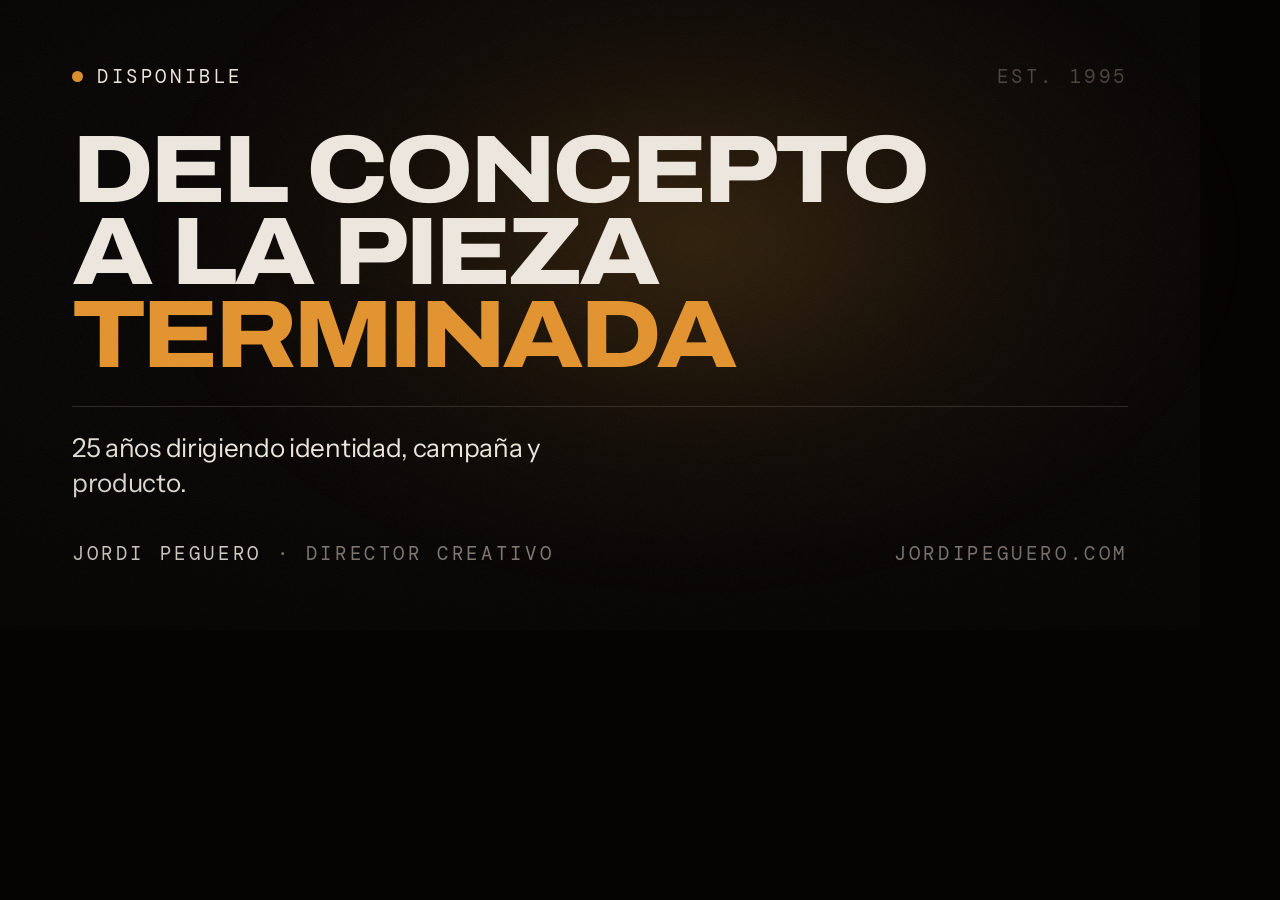
<file: portfolio/og-card.html>
<!doctype html><html lang="es"><head><meta charset="utf-8">
<link rel="stylesheet" href="site/assets/fonts/fonts.css">
<style>
  *{box-sizing:border-box;margin:0}
  body{width:1200px;height:630px;background:#060403;color:#EDE7DE;overflow:hidden;
       font-family:'Instrument Sans',sans-serif;position:relative}
  .glow{position:absolute;left:58%;top:38%;translate:-50% -50%;width:1100px;height:700px;
        background:radial-gradient(ellipse at center,rgba(226,147,46,.20),rgba(226,147,46,.05) 40%,transparent 70%);filter:blur(24px)}
  .pad{position:absolute;inset:0;padding:64px 72px;display:flex;flex-direction:column;justify-content:space-between}
  .row{display:flex;align-items:center;justify-content:space-between;gap:24px}
  .mono{font-family:'DM Mono',monospace;font-size:19px;letter-spacing:.19em;text-transform:uppercase}
  .dim{color:#8A817A} .faint{color:#4A433D}
  .dot{width:11px;height:11px;border-radius:50%;background:#E2932E;display:inline-block;margin-right:14px;vertical-align:1px}
  h1{font-family:'Archivo',sans-serif;font-weight:800;font-stretch:114%;text-transform:uppercase;
     font-size:96px;line-height:.86;letter-spacing:-.038em}
  .em{color:#E2932E}
  .rule{height:1px;background:rgba(237,231,222,.15);margin:30px 0 24px}
  .sub{font-size:26px;line-height:1.34;letter-spacing:-.012em;max-width:34ch;color:#EDE7DE}
  .grain{position:absolute;inset:0;opacity:.05;
    background-image:url("data:image/svg+xml,%3Csvg xmlns='http://www.w3.org/2000/svg' width='200' height='200'%3E%3Cfilter id='n'%3E%3CfeTurbulence type='fractalNoise' baseFrequency='.82' numOctaves='3'/%3E%3C/filter%3E%3Crect width='100%25' height='100%25' filter='url(%23n)'/%3E%3C/svg%3E")}
  .vig{position:absolute;inset:0;background:radial-gradient(120% 92% at 50% 40%,transparent 44%,rgba(0,0,0,.5) 100%)}
</style></head><body>
<div class="glow"></div>
<div class="pad">
  <div class="row">
    <span class="mono"><span class="dot"></span>Disponible</span>
    <span class="mono faint">Est. 1995</span>
  </div>
  <div>
    <h1>Del concepto<br>a la pieza <span class="em">terminada</span></h1>
    <div class="rule"></div>
    <p class="sub">25 años dirigiendo identidad, campaña y producto.</p>
  </div>
  <div class="row">
    <span class="mono">Jordi Peguero <span class="dim">· Director Creativo</span></span>
    <span class="mono dim">jordipeguero.com</span>
  </div>
</div>
<div class="grain"></div><div class="vig"></div>
</body></html>
</file>
<file: portfolio/site/assets/fonts/fonts.css>
/* Tipografias autoalojadas - subset latin - Google Fonts (SIL Open Font License 1.1) */
@font-face {
  font-family: 'Archivo';
  font-style: normal;
  font-weight: 100 900;
  font-stretch: 62% 125%;
  font-display: swap;
  src: url(./Archivo-100-900-w62-125.woff2) format('woff2');
  unicode-range: U+0000-00FF, U+0131, U+0152-0153, U+02BB-02BC, U+02C6, U+02DA, U+02DC, U+0304, U+0308, U+0329, U+2000-206F, U+20AC, U+2122, U+2191, U+2193, U+2212, U+2215, U+FEFF, U+FFFD;
}
@font-face {
  font-family: 'DM Mono';
  font-style: normal;
  font-weight: 400;
  font-display: swap;
  src: url(./DMMono-400.woff2) format('woff2');
  unicode-range: U+0000-00FF, U+0131, U+0152-0153, U+02BB-02BC, U+02C6, U+02DA, U+02DC, U+0304, U+0308, U+0329, U+2000-206F, U+20AC, U+2122, U+2191, U+2193, U+2212, U+2215, U+FEFF, U+FFFD;
}
@font-face {
  font-family: 'Instrument Sans';
  font-style: normal;
  font-weight: 400 700;
  font-stretch: 100%;
  font-display: swap;
  src: url(./InstrumentSans-400-700-w100.woff2) format('woff2');
  unicode-range: U+0000-00FF, U+0131, U+0152-0153, U+02BB-02BC, U+02C6, U+02DA, U+02DC, U+0304, U+0308, U+0329, U+2000-206F, U+20AC, U+2122, U+2191, U+2193, U+2212, U+2215, U+FEFF, U+FFFD;
}
</file>
